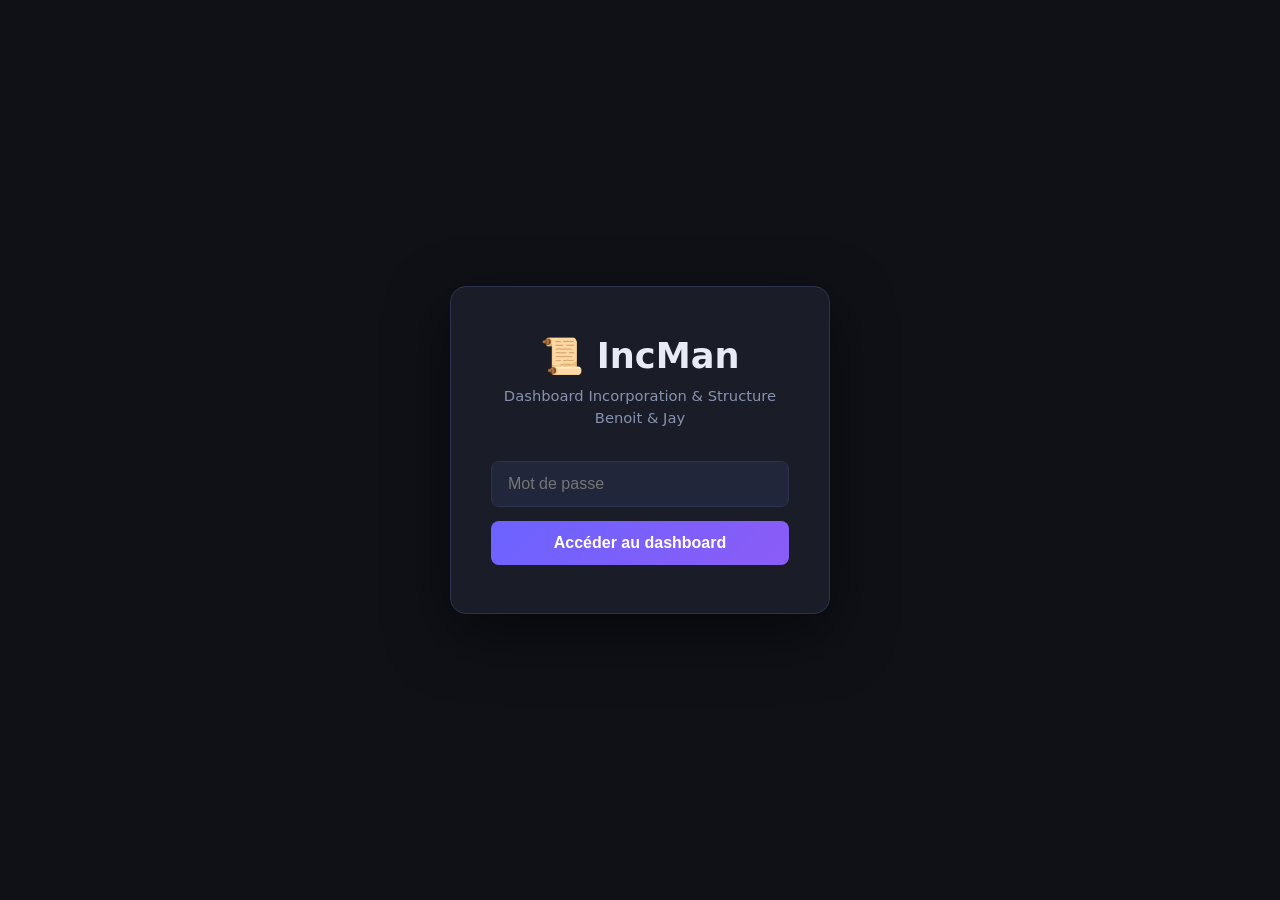
<file: index.html>
<!DOCTYPE html>
<html lang="fr">
<head>
<meta charset="UTF-8"/>
<meta name="viewport" content="width=device-width,initial-scale=1.0"/>
<title>IncMan Dashboard</title>
<link rel="stylesheet" href="style.css?v=17"/>
</head>
<body>
<div id="login-screen">
  <div class="login-box">
    <h1>📜 IncMan</h1>
    <p>Dashboard Incorporation &amp; Structure<br/>Benoit &amp; Jay</p>
    <input type="password" id="pwd-input" placeholder="Mot de passe" onkeydown="if(event.key==='Enter')doLogin()"/>
    <button onclick="doLogin()">Accéder au dashboard</button>
    <div class="login-error" id="login-error">Mot de passe incorrect.</div>
  </div>
</div>

<div id="app">
  <header>
    <div class="logo">📜 IncMan</div>
    <nav>
      <button class="active" onclick="showPage('todo',this)">📋 Todo Board</button>
      <button onclick="showPage('timeline',this)">🗓️ Timeline</button>
      <button onclick="showPage('arch',this)">🏗️ Architecture</button>
      <button onclick="showPage('notes',this)">📝 Notes</button>
      <button onclick="showPage('subs',this)">💰 Subventions</button>
    </nav>
    <div class="progress-pill">Progression: <span id="progress-pct">0%</span></div>
  </header>
  <main>

    <!-- TODO -->
    <div class="page active" id="page-todo">
      <div class="page-header"><h1>📋 Todo Board</h1><p>Toutes les tâches classées par priorité — Benoit &amp; Jay</p></div>
      <div class="progress-overview">
        <div class="progress-stat"><div class="number" id="stat-total">0</div><div class="label">Total</div></div>
        <div class="progress-stat"><div class="number" id="stat-done">0</div><div class="label">Complétées</div></div>
        <div class="progress-stat"><div class="number" id="stat-remaining">0</div><div class="label">Restantes</div></div>
        <div class="progress-bar-wrap">
          <div class="progress-bar-label" id="bar-label">0 / 0 complétées</div>
          <div class="progress-bar-track"><div class="progress-bar-fill" id="progress-bar" style="width:0%"></div></div>
        </div>
      </div>
      <div class="toolbar">
        <select id="f-priority" onchange="renderTasks()"><option value="">Toutes priorités</option><option value="critical">🔴 Critique</option><option value="high">🟠 Important</option><option value="medium">🟡 À faire</option><option value="low">🔵 Backlog</option></select>
        <select id="f-cat" onchange="renderTasks()"><option value="">Toutes catégories</option><option value="legal">Structure légale</option><option value="fiscal">Fiscal</option><option value="offre">Offre services</option><option value="tech">Tech</option></select>
        <select id="f-who" onchange="renderTasks()"><option value="">Tous</option><option value="benoit">Benoit</option><option value="jay">Jay</option><option value="both">Les deux</option></select>
        <select id="f-phase" onchange="renderTasks()"><option value="">Toutes phases</option><option value="1">Phase 1 (avant juin)</option><option value="2">Phase 2 (après juin)</option></select>
        <button class="btn-primary" onclick="openAddModal()">+ Ajouter une tâche</button>
        <button class="btn-secondary" onclick="resetTasks()" style="margin-left:8px;font-size:0.75rem;padding:6px 12px;background:rgba(255,77,77,0.1);border:1px solid rgba(255,77,77,0.3);color:#ff8080;border-radius:8px;cursor:pointer;">🔄 Reset tâches</button>
      </div>
      <div id="tasks-container"></div>
    </div>

    <!-- TIMELINE -->
    <div class="page" id="page-timeline">
      <div class="page-header"><h1>🗓️ Timeline</h1><p>Mars 2026 → Décembre 2026 — Graduation proportionnelle au temps réel</p></div>

      <div class="tl-ruler">
        <!-- MARS -->
        <div class="tl-month" id="tl-mars">
          <div class="tl-month-label"><span>MARS</span><span class="tl-month-phase">PHASE 1</span></div>
          <div class="tl-month-track">
            <div class="tl-event tl-done">
              <div class="tl-event-dot"></div>
              <div class="tl-event-card">
                <div class="tl-event-date">6 mars</div>
                <div class="tl-event-title">✅ Planification lancée</div>
                <div class="tl-event-desc">Structure 3 compagnies décidée. Dashboard déployé.</div>
              </div>
            </div>
            <div class="tl-event tl-critical">
              <div class="tl-event-dot"></div>
              <div class="tl-event-card">
                <div class="tl-event-date">~10 mars</div>
                <div class="tl-event-title">⚠️ Lire convention DVOLU <span class="tl-tag tl-tag-red">BLOCKER</span></div>
                <div class="tl-event-desc">Non-concurrence, non-sollicitation, clauses IP.</div>
              </div>
            </div>
            <div class="tl-event">
              <div class="tl-event-dot"></div>
              <div class="tl-event-card">
                <div class="tl-event-date">~15-20 mars</div>
                <div class="tl-event-title">📞 Rencontrer un CPA</div>
                <div class="tl-event-desc">Planification fiscale, structure, rémunération année 1.</div>
              </div>
            </div>
            <div class="tl-event">
              <div class="tl-event-dot"></div>
              <div class="tl-event-card">
                <div class="tl-event-date">~25 mars</div>
                <div class="tl-event-title">🏛️ Décider LSAQ vs LCSA</div>
                <div class="tl-event-desc">Trouver notaire ou avocat corporatif.</div>
              </div>
            </div>
          </div>
        </div>

        <!-- AVRIL -->
        <div class="tl-month" id="tl-avril">
          <div class="tl-month-label"><span>AVRIL</span></div>
          <div class="tl-month-track">
            <div class="tl-event">
              <div class="tl-event-dot"></div>
              <div class="tl-event-card">
                <div class="tl-event-date">~1er avril</div>
                <div class="tl-event-title">🔍 Vérifier structure Jay Opco</div>
                <div class="tl-event-desc">Compatibilité plan 50/50.</div>
              </div>
            </div>
            <div class="tl-event tl-milestone">
              <div class="tl-event-dot"></div>
              <div class="tl-event-card">
                <div class="tl-event-date">~15 avril</div>
                <div class="tl-event-title">🏢 Incorporer Benoit Opco <span class="tl-tag tl-tag-blue">KEY</span></div>
                <div class="tl-event-desc">Incorporation + compte bancaire business.</div>
              </div>
            </div>
            <div class="tl-event">
              <div class="tl-event-dot"></div>
              <div class="tl-event-card">
                <div class="tl-event-date">~15-20 avril</div>
                <div class="tl-event-title">💼 Définir offre de services + taux</div>
                <div class="tl-event-desc">Offre solo + conjointe. Taux journaliers.</div>
              </div>
            </div>
          </div>
        </div>

        <!-- MAI -->
        <div class="tl-month" id="tl-mai">
          <div class="tl-month-label"><span>MAI</span></div>
          <div class="tl-month-track">
            <div class="tl-event tl-milestone">
              <div class="tl-event-dot"></div>
              <div class="tl-event-card">
                <div class="tl-event-date">~1er mai</div>
                <div class="tl-event-title">🤝 Incorporer Cie Commune <span class="tl-tag tl-tag-blue">KEY</span></div>
                <div class="tl-event-desc">50/50 Benoit Opco + Jay Opco.</div>
              </div>
            </div>
            <div class="tl-event">
              <div class="tl-event-dot"></div>
              <div class="tl-event-card">
                <div class="tl-event-date">~1-15 mai</div>
                <div class="tl-event-title">📄 Convention d'actionnaires signée</div>
                <div class="tl-event-desc">Shotgun, drag-along, tag-along, IP, vesting.</div>
              </div>
            </div>
            <div class="tl-event">
              <div class="tl-event-dot"></div>
              <div class="tl-event-card">
                <div class="tl-event-date">~15 mai</div>
                <div class="tl-event-title">🏦 Comptes bancaires x3 + TPS/TVQ</div>
                <div class="tl-event-desc">Inscription taxes si revenus &gt; 30K$.</div>
              </div>
            </div>
            <div class="tl-event">
              <div class="tl-event-dot"></div>
              <div class="tl-event-card">
                <div class="tl-event-date">~20 mai</div>
                <div class="tl-event-title">🌐 Site internet + emails pro</div>
                <div class="tl-event-desc">Landing page + prenom@compagnie.com.</div>
              </div>
            </div>
            <div class="tl-event">
              <div class="tl-event-dot"></div>
              <div class="tl-event-card">
                <div class="tl-event-date">~25 mai</div>
                <div class="tl-event-title">🎯 3-5 premiers prospects identifiés</div>
                <div class="tl-event-desc">Réseau DVOLU + clients Jay.</div>
              </div>
            </div>
            <div class="tl-event tl-milestone">
              <div class="tl-event-dot"></div>
              <div class="tl-event-card">
                <div class="tl-event-date">~31 mai</div>
                <div class="tl-event-title">🖥️ Contexo v1 fonctionnel <span class="tl-tag tl-tag-green">MILESTONE</span></div>
                <div class="tl-event-desc">Pipeline: Capture → Core → KB → MCP.</div>
              </div>
            </div>
          </div>
        </div>

        <!-- JUIN — SEPARATOR -->
        <div class="tl-month tl-month-pivot" id="tl-juin">
          <div class="tl-month-label"><span>JUIN</span><span class="tl-month-phase">PHASE 2</span></div>
          <div class="tl-pivot-banner">🚀 BENOIT TEMPS PLEIN</div>
          <div class="tl-month-track">
            <div class="tl-event tl-milestone">
              <div class="tl-event-dot"></div>
              <div class="tl-event-card">
                <div class="tl-event-date">1er juin</div>
                <div class="tl-event-title">🚀 Benoit temps plein <span class="tl-tag tl-tag-green">MILESTONE</span></div>
                <div class="tl-event-desc">Départ DVOLU. Début temps plein.</div>
              </div>
            </div>
            <div class="tl-event">
              <div class="tl-event-dot"></div>
              <div class="tl-event-card">
                <div class="tl-event-date">~15 juin</div>
                <div class="tl-event-title">✍️ Premiers contrats signés</div>
                <div class="tl-event-desc">Via opcos individuelles. PME industrielles QC.</div>
              </div>
            </div>
          </div>
        </div>

        <!-- JUILLET -->
        <div class="tl-month" id="tl-juillet">
          <div class="tl-month-label"><span>JUILLET</span></div>
          <div class="tl-month-track">
            <div class="tl-event">
              <div class="tl-event-dot"></div>
              <div class="tl-event-card">
                <div class="tl-event-date">~1er juillet</div>
                <div class="tl-event-title">🤝 Premier projet conjoint</div>
                <div class="tl-event-desc">Facturé sous cie commune.</div>
              </div>
            </div>
            <div class="tl-event tl-span">
              <div class="tl-event-dot"></div>
              <div class="tl-event-card">
                <div class="tl-event-date">juil–août</div>
                <div class="tl-event-title">🏭 Dog-food Contexo sur clients réels</div>
                <div class="tl-event-desc">Valider le produit sur vrais projets.</div>
              </div>
            </div>
          </div>
        </div>

        <!-- AOÛT -->
        <div class="tl-month" id="tl-aout">
          <div class="tl-month-label"><span>AOÛT</span></div>
          <div class="tl-month-track">
            <div class="tl-event">
              <div class="tl-event-dot"></div>
              <div class="tl-event-card">
                <div class="tl-event-date">~15 août</div>
                <div class="tl-event-title">📈 Première facture Cie Commune</div>
                <div class="tl-event-desc">Premier revenu sous la structure conjointe.</div>
              </div>
            </div>
          </div>
        </div>

        <!-- SEPTEMBRE -->
        <div class="tl-month" id="tl-sept">
          <div class="tl-month-label"><span>SEPT</span></div>
          <div class="tl-month-track">
            <div class="tl-event">
              <div class="tl-event-dot"></div>
              <div class="tl-event-card">
                <div class="tl-event-date">~1er sept</div>
                <div class="tl-event-title">💰 Optimiser rémunération</div>
                <div class="tl-event-desc">Salaire vs dividendes avec CPA.</div>
              </div>
            </div>
            <div class="tl-event tl-milestone">
              <div class="tl-event-dot"></div>
              <div class="tl-event-card">
                <div class="tl-event-date">~15 sept</div>
                <div class="tl-event-title">🧪 Beta Contexo <span class="tl-tag tl-tag-green">MILESTONE</span></div>
                <div class="tl-event-desc">Beta ouverte au réseau de contacts élargi.</div>
              </div>
            </div>
          </div>
        </div>

        <!-- OCTOBRE -->
        <div class="tl-month" id="tl-oct">
          <div class="tl-month-label"><span>OCT</span></div>
          <div class="tl-month-track">
            <div class="tl-event">
              <div class="tl-event-dot"></div>
              <div class="tl-event-card">
                <div class="tl-event-date">~1er oct</div>
                <div class="tl-event-title">🔬 Dossier RS&amp;DE</div>
                <div class="tl-event-desc">Crédits R&amp;D AI/SaaS (NLP, voice, algorithmes).</div>
              </div>
            </div>
          </div>
        </div>

        <!-- NOVEMBRE -->
        <div class="tl-month" id="tl-nov">
          <div class="tl-month-label"><span>NOV</span></div>
          <div class="tl-month-track">
            <div class="tl-event tl-milestone">
              <div class="tl-event-dot"></div>
              <div class="tl-event-card">
                <div class="tl-event-date">~15 nov</div>
                <div class="tl-event-title">🌍 Lancement international Contexo <span class="tl-tag tl-tag-green">MILESTONE</span></div>
                <div class="tl-event-desc">contexo.app — lancement public.</div>
              </div>
            </div>
          </div>
        </div>

        <!-- DÉCEMBRE -->
        <div class="tl-month" id="tl-dec">
          <div class="tl-month-label"><span>DÉC</span></div>
          <div class="tl-month-track">
            <div class="tl-event">
              <div class="tl-event-dot"></div>
              <div class="tl-event-card">
                <div class="tl-event-date">~15 déc</div>
                <div class="tl-event-title">📊 Révision fiscale année 1</div>
                <div class="tl-event-desc">Bilan avec CPA. Ajuster pour année 2.</div>
              </div>
            </div>
          </div>
        </div>
      </div>
    </div>

    <!-- ARCHITECTURE -->
    <div class="page" id="page-arch">
      <div class="page-header"><h1>🏗️ Architecture Fiscale</h1><p>Structure des 3 compagnies — mise à jour au fur et à mesure</p></div>
      <div class="arch-note">⚠️ <strong>Structure temporaire</strong> — À confirmer avec un notaire/avocat et un CPA avant de procéder.</div>
      <div class="arch-diagram">
        <img src="architecture.svg" alt="Structure fiscale — 3 compagnies" style="max-width:100%;height:auto;"/>
      </div>
      <div class="arch-notes-section">
        <h3>📝 Notes sur la structure</h3>
        <textarea id="arch-notes" placeholder="Ajouter des notes sur la structure fiscale, décisions, questions en suspens..."></textarea>
        <br/><button class="save-btn" onclick="saveNote('arch-notes','arch-saved')">Sauvegarder</button>
        <span class="saved-flash" id="arch-saved">✓ Sauvegardé</span>
      </div>
    </div>

    <!-- NOTES -->
    <div class="page" id="page-notes">
      <div class="page-header"><h1>📝 Notes partagées</h1><p>Décisions, questions ouvertes, contacts — Benoit &amp; Jay</p></div>
      <div class="notes-grid">
        <div class="notes-card">
          <h3>✅ Décisions prises</h3>
          <textarea id="note-decisions" placeholder="Ex: Structure 3 compagnies confirmée le 2026-03-06...">Structure 3 compagnies confirmée (2026-03-06):
- Benoit Opco (à créer) — consulting solo
- Jay Opco (existante) — consulting solo
- Cie Commune 50/50 — SaaS + projets conjoints

Priorité go-to-market: consulting QC d'abord, Contexo SaaS ensuite.</textarea>
          <br/><button class="notes-save" onclick="saveNote('note-decisions','saved-decisions')">Sauvegarder</button>
          <span class="saved-flash" id="saved-decisions">✓</span>
        </div>
        <div class="notes-card">
          <h3>❓ Questions ouvertes</h3>
          <textarea id="note-questions" placeholder="Ex: LSAQ vs LCSA pour Benoit Opco?">- LSAQ vs LCSA pour Benoit Opco?
- Répartition actions: 50/50 ferme ou vesting?
- Rémunération année 1: salaire vs dividendes vs mix?
- Timing: incorporer avant ou après départ DVOLU?
- Transfert IP projets existants vers nouvelle cie?
- Assurances: responsabilité, E&O?
- Holdco personnelle au-dessus des opcos?</textarea>
          <br/><button class="notes-save" onclick="saveNote('note-questions','saved-questions')">Sauvegarder</button>
          <span class="saved-flash" id="saved-questions">✓</span>
        </div>
        <div class="notes-card">
          <h3>👤 Contacts professionnels</h3>
          <textarea id="note-contacts" placeholder="Notaire, CPA, avocat...">À trouver:
- Notaire / avocat corporatif (incorporation)
- CPA (planification fiscale, RS&DE)

Critères: expérience startup tech QC, bilingue si possible</textarea>
          <br/><button class="notes-save" onclick="saveNote('note-contacts','saved-contacts')">Sauvegarder</button>
          <span class="saved-flash" id="saved-contacts">✓</span>
        </div>
        <div class="notes-card">
          <h3>📋 Convention DVOLU — À analyser</h3>
          <textarea id="note-dvolu" placeholder="Notes après lecture de la convention DVOLU...">À lire et noter:
- Durée clause non-concurrence
- Territoire couvert
- Secteurs exclus
- Clause non-sollicitation (clients + employés)
- Assignation IP (ce que Benoit a créé = à qui?)
- Date effective de libération</textarea>
          <br/><button class="notes-save" onclick="saveNote('note-dvolu','saved-dvolu')">Sauvegarder</button>
          <span class="saved-flash" id="saved-dvolu">✓</span>
        </div>
      </div>
    </div>

    <!-- SUBVENTIONS -->
    <div class="page" id="page-subs">
      <div class="page-header"><h1>💰 Subventions &amp; Financement</h1><p>Guide complet des programmes disponibles pour startup AI/Tech — Benoit &amp; Jay</p></div>
      
      <!-- RÉSUMÉ EXÉCUTIF -->
      <div class="subs-executive-summary">
        <div class="exec-banner">
          <div class="exec-highlight">
            <span class="exec-amount">Jusqu'à 155K$/an</span>
            <span class="exec-label">de retour potentiel</span>
          </div>
          <div class="exec-model">
            <strong>Modèle 50/50:</strong> 50% R&amp;D subventionnable + 50% facturable
          </div>
        </div>
        <div class="exec-stats">
          <div class="exec-stat">
            <div class="stat-amount">75K$</div>
            <div class="stat-label">PARI (75% R&amp;D)</div>
          </div>
          <div class="exec-stat">
            <div class="stat-amount">50K$</div>
            <div class="stat-label">RS&amp;DE (~50%)</div>
          </div>
          <div class="exec-stat">
            <div class="stat-amount">30K$</div>
            <div class="stat-label">CDAEIA (30%)</div>
          </div>
        </div>
      </div>

      <!-- COMPRENDRE: Remboursable vs Non -->
      <div class="subs-section">
        <h2>💡 Remboursable vs Non remboursable</h2>
        <div class="compare-boxes">
          <div class="compare-box non-remb">
            <div class="big-icon">🎁</div>
            <h3>Non remboursable = cadeau</h3>
            <p>Tu reçois l'argent et tu ne le remets <strong>jamais</strong>. C'est une subvention pure. Exemples: PARI-CNRC, Scale AI, certains programmes MEIE.</p>
          </div>
          <div class="compare-box remb">
            <div class="big-icon">🔄</div>
            <h3>Remboursable = prêt avantageux</h3>
            <p>Tu reçois l'argent mais tu dois le <strong>rembourser</strong> (souvent à taux 0% ou préférentiel). Exemples: Futurpreneur, BDC.</p>
          </div>
        </div>
        <div class="compare-note">
          <strong>🧾 Crédits d'impôt (RS&DE, CDAE):</strong> Remboursement de taxes basé sur tes dépenses R&D. Pour une SPCC, ils sont remboursables même sans profits.
        </div>
      </div>

      <!-- MODÈLE 50/50 -->
      <div class="subs-section">
        <h2>📊 Simulation Modèle 50/50 — Année 1</h2>
        <div class="simulation-table">
          <table class="priority-table">
            <thead>
              <tr>
                <th>Programme</th>
                <th>Base de calcul</th>
                <th>Retour estimé</th>
                <th>Type</th>
              </tr>
            </thead>
            <tbody>
              <tr>
                <td><strong>RS&DE</strong> (fédéral + QC)</td>
                <td>~50% des 100K$ R&D</td>
                <td class="amount-cell">~50 000$</td>
                <td><span class="badge badge-yellow">Crédit remboursable</span></td>
              </tr>
              <tr>
                <td><strong>CDAEIA</strong></td>
                <td>~30% des salaires dev</td>
                <td class="amount-cell">~30 000$</td>
                <td><span class="badge badge-yellow">Crédit remboursable</span></td>
              </tr>
              <tr>
                <td><strong>PARI-CNRC</strong> (si approuvé)</td>
                <td>~75% des salaires R&D</td>
                <td class="amount-cell">~75 000$</td>
                <td><span class="badge badge-green">Non remboursable</span></td>
              </tr>
              <tr class="total-row">
                <td><strong>TOTAL POTENTIEL</strong></td>
                <td></td>
                <td class="amount-cell total">~155 000$ ⚡</td>
                <td><span class="badge badge-red">⚠️ Ne se cumulent pas tous</span></td>
              </tr>
            </tbody>
          </table>
        </div>
        
        <div class="documentation-card">
          <h3>📝 Documentation requise pour le 50% R&D</h3>
          <ul class="doc-list">
            <li>✅ <strong>Timesheets séparées</strong> — heures R&D vs heures facturables (dès le jour 1!)</li>
            <li>✅ <strong>Journal technique</strong> — incertitudes, expérimentations, résultats</li>
            <li>✅ <strong>Commits Git</strong> — descriptions claires = preuve technique gratuite</li>
            <li>✅ <strong>Séparation comptable</strong> — dépenses R&D vs opérations courantes</li>
          </ul>
        </div>
      </div>

      <!-- PROGRAMMES PAR TYPE -->
      <div class="subs-section">
        <h2>🟢 Programmes Non remboursables</h2>
        <div class="programs-grid">
          <div class="program-card priority">
            <div class="program-header">
              <h3>PARI-CNRC</h3>
              <span class="program-amount">~75%</span>
            </div>
            <div class="program-org">Conseil national de recherches Canada</div>
            <p class="program-desc">Le <strong>#1 pour vous</strong>. Finance les salaires R&D + accompagnement technique par un CTI dédié.</p>
            <div class="program-contact"><strong>📞 1-877-994-4727</strong> — Processus relationnel</div>
            <div class="program-tags">
              <span class="tag green">Non remboursable</span>
              <span class="tag blue">PME innovantes</span>
              <span class="tag priority">⭐ Priorité #1</span>
            </div>
          </div>

          <div class="program-card priority">
            <div class="program-header">
              <h3>CanExport PME</h3>
              <span class="program-amount">100K$</span>
            </div>
            <div class="program-org">Délégués commerciaux du Canada</div>
            <p class="program-desc">Expansion internationale SaaS Contexo. 50% des coûts d'expansion commerciale internationale.</p>
            <div class="program-warning">⚠️ <strong>DEADLINE: 29 mai 2026!</strong></div>
            <div class="program-tags">
              <span class="tag green">Non remboursable</span>
              <span class="tag red">Deadline proche</span>
              <span class="tag priority">⭐ Haute priorité</span>
            </div>
            <a class="program-link" href="https://www.deleguescommerciaux.gc.ca/fr/nos-solutions/soutien-financier-expansion-commerciale-international/canexport-pme.html" target="_blank">🔗 Lien →</a>
          </div>

          <div class="program-card priority">
            <div class="program-header">
              <h3>Mitacs Accélération</h3>
              <span class="program-amount">15K$/stage</span>
            </div>
            <div class="program-org">Mitacs</div>
            <p class="program-desc">Stagiaires universitaires subventionnés pour R&D AI. 15K$ par stage (4-6 mois), 60K$/an postdocs.</p>
            <div class="program-tags">
              <span class="tag green">Non remboursable</span>
              <span class="tag blue">Stagiaires R&D</span>
              <span class="tag priority">⭐ Haute priorité</span>
            </div>
            <a class="program-link" href="https://www.mitacs.ca/fr-ca/nos-programmes/acceleration/" target="_blank">🔗 Lien →</a>
          </div>

          <div class="program-card priority">
            <div class="program-header">
              <h3>PARI-CNRC Youth Employment</h3>
              <span class="program-amount">~30K$</span>
            </div>
            <div class="program-org">CNRC (via PARI)</div>
            <p class="program-desc">Subvention salariale par jeune embauché. Réduire coûts d'embauche de jeunes en tech.</p>
            <div class="program-tags">
              <span class="tag green">Non remboursable</span>
              <span class="tag blue">Jeunes employés</span>
              <span class="tag priority">⭐ Haute priorité</span>
            </div>
            <a class="program-link" href="https://nrc.canada.ca/fr/soutien-linnovation-technologique" target="_blank">🔗 Lien →</a>
          </div>

          <div class="program-card">
            <div class="program-header">
              <h3>Scale AI — Accélération</h3>
              <span class="program-amount">120K$+</span>
            </div>
            <div class="program-org">Supergrappe d'IA du Canada</div>
            <p class="program-desc">Subventions pour startups et PME en IA. Accompagnement via incubateurs partenaires.</p>
            <div class="program-tags">
              <span class="tag green">Non remboursable</span>
              <span class="tag blue">Startups IA</span>
            </div>
          </div>

          <div class="program-card">
            <div class="program-header">
              <h3>Programme Innovation MEIE</h3>
              <span class="program-amount">75K$</span>
            </div>
            <div class="program-org">Investissement Québec</div>
            <p class="program-desc">Aide non remboursable pour développement et validation de technologie. Jusqu'à 60% du projet.</p>
            <div class="program-tags">
              <span class="tag green">Non remboursable</span>
              <span class="tag">Max 60%</span>
            </div>
          </div>
        </div>
      </div>

      <div class="subs-section">
        <h2>🟡 Crédits d'impôt</h2>
        <div class="programs-grid">
          <div class="program-card priority">
            <div class="program-header">
              <h3>RS&DE — Fédéral + Québec</h3>
              <span class="program-amount">~50%</span>
            </div>
            <div class="program-org">ARC + Revenu Québec</div>
            <p class="program-desc">Le programme phare. Récupérez ~50% de vos dépenses en R&D. <strong>Remboursable</strong> pour les SPCC.</p>
            <div class="program-highlight">💡 Tu travailles déjà avec Leyton pour ça!</div>
            <div class="program-tags">
              <span class="tag yellow">Crédit remboursable</span>
              <span class="tag priority">⭐ Priorité #1</span>
            </div>
          </div>

          <div class="program-card priority">
            <div class="program-header">
              <h3>Crédit d'impôt stage en milieu de travail</h3>
              <span class="program-amount">24 000$</span>
            </div>
            <div class="program-org">Revenu Québec</div>
            <p class="program-desc">Jusqu'à 24 000$ par stagiaire ETS, Poly, universités en dev logiciel (min 140h). Automatique via déclaration.</p>
            <div class="program-tags">
              <span class="tag yellow">Crédit remboursable</span>
              <span class="tag blue">Stagiaires</span>
              <span class="tag priority">⭐ Haute priorité</span>
            </div>
            <a class="program-link" href="https://www.revenuquebec.ca/fr/entreprises/impots/impot-des-societes/credits-dimpot-des-societes/credits-auxquels-une-societe-peut-avoir-droit/credit-dimpot-stage-en-milieu-de-travail-etudiant-temps-plein/" target="_blank">🔗 Lien →</a>
          </div>

          <div class="program-card warning">
            <div class="program-header">
              <h3>CDAEIA (ex-CDAE)</h3>
              <span class="program-amount">25K$/emp.</span>
            </div>
            <div class="program-org">Revenu Québec / Investissement QC</div>
            <p class="program-desc">24% remboursable + 6% non remboursable sur salaires dev logiciel/IA.</p>
            <div class="program-warning">⚠️ ATTESTATION IQ REQUISE AVANT DE COMMENCER!</div>
            <div class="program-tags">
              <span class="tag yellow">Crédit remboursable</span>
              <span class="tag red">Attestation préalable</span>
            </div>
          </div>
        </div>
      </div>

      <div class="subs-section">
        <h2>🟠 Prêts & remboursables</h2>
        <div class="programs-grid">
          <div class="program-card">
            <div class="program-header">
              <h3>Futurpreneur Canada</h3>
              <span class="program-amount">60K$</span>
            </div>
            <div class="program-org">Futurpreneur</div>
            <p class="program-desc">Prêt + mentorat pour entrepreneurs 18-39 ans. Remboursable sur 5 ans.</p>
            <div class="program-tags">
              <span class="tag orange">Remboursable</span>
              <span class="tag red">⚠️ 18-39 ans</span>
            </div>
          </div>

          <div class="program-card">
            <div class="program-header">
              <h3>BDC — Prêts technologie</h3>
              <span class="program-amount">Variable</span>
            </div>
            <div class="program-org">Banque de développement du Canada</div>
            <p class="program-desc">Prêts à taux préférentiels pour développement de solutions technologiques.</p>
            <div class="program-tags">
              <span class="tag orange">Remboursable</span>
              <span class="tag blue">Taux préférentiel</span>
            </div>
          </div>
        </div>
      </div>

      <div class="subs-section">
        <h2>🤝 Programmes collaboratifs</h2>
        <div class="programs-grid">
          <div class="program-card priority">
            <div class="program-header">
              <h3>Alliance Advantage (CRSNG)</h3>
              <span class="program-amount">20-30K$</span>
            </div>
            <div class="program-org">CRSNG (Conseil de recherches en sciences naturelles et en génie)</div>
            <p class="program-desc">R&D collaborative avec universités en AI/NLP. Participation 50/50 industrie-université.</p>
            <div class="program-tags">
              <span class="tag green">Non remboursable</span>
              <span class="tag blue">Recherche collaborative</span>
              <span class="tag priority">⭐ Haute priorité</span>
            </div>
            <a class="program-link" href="https://www.nserc-crsng.gc.ca/innovate-innover/alliance-alliance/index_eng.asp" target="_blank">🔗 Lien →</a>
          </div>
        </div>
      </div>

      <!-- À SURVEILLER -->
      <div class="subs-section">
        <h2>📡 À surveiller</h2>
        <div class="programs-grid">
          <div class="program-card">
            <div class="program-header">
              <h3>Fonds d'accès IA Calcul (ISDE)</h3>
              <span class="program-amount">100K$ - 5M$</span>
            </div>
            <div class="program-org">Innovation, Sciences et Développement économique Canada</div>
            <p class="program-desc">Jusqu'à 67% des coûts pour accès à des capacités de calcul pour IA.</p>
            <div class="program-warning">⚠️ <strong>Actuellement FERMÉ</strong> - surveiller prochains appels</div>
            <div class="program-tags">
              <span class="tag gray">Variable</span>
              <span class="tag red">Fermé</span>
            </div>
            <a class="program-link" href="https://ised-isde.canada.ca/site/isde/fr/strategie-canada-puissance-calcul-souveraine-pour-lia/fonds-dacces-capacite-calcul-pour-lia" target="_blank">🔗 Lien →</a>
          </div>

          <div class="program-card">
            <div class="program-header">
              <h3>Centech Propulsion</h3>
              <span class="program-amount">GRATUIT</span>
            </div>
            <div class="program-org">Incubateur technologique - École de technologie supérieure</div>
            <p class="program-desc">Accompagnement GRATUIT 12 semaines + accès financement exclusif pour startups tech Montréal.</p>
            <div class="program-tags">
              <span class="tag blue">Incubateur</span>
              <span class="tag green">Montréal</span>
            </div>
            <a class="program-link" href="https://centech.co/programme-propulsion/" target="_blank">🔗 Lien →</a>
          </div>

          <div class="program-card">
            <div class="program-header">
              <h3>CanExport Innovation</h3>
              <span class="program-amount">75K$</span>
            </div>
            <div class="program-org">Délégués commerciaux du Canada</div>
            <p class="program-desc">Jusqu'à 75% des coûts pour partenariats technologiques internationaux.</p>
            <div class="program-tags">
              <span class="tag green">Non remboursable</span>
              <span class="tag blue">Partenariats internationaux</span>
            </div>
            <a class="program-link" href="https://www.deleguescommerciaux.gc.ca/fr/nos-solutions/soutien-financier-expansion-commerciale-international/canexport-innovation/guide-demandeur.html" target="_blank">🔗 Lien →</a>
          </div>

          <div class="program-card">
            <div class="program-header">
              <h3>Subventions salariales Services Québec</h3>
              <span class="program-amount">Variable</span>
            </div>
            <div class="program-org">Services Québec</div>
            <p class="program-desc">Subventions pour embauche de personnes en recherche d'emploi. Montants variables selon profils.</p>
            <div class="program-tags">
              <span class="tag green">Non remboursable</span>
              <span class="tag blue">Embauche</span>
            </div>
            <a class="program-link" href="https://www.quebec.ca/emploi/aide-financiere/subventions-salariales" target="_blank">🔗 Lien →</a>
          </div>
        </div>
      </div>

      <!-- PRIORITÉS -->
      <div class="subs-section">
        <h2>🎯 Ordre de priorité pour vous</h2>
        <div class="priorities-table">
          <table class="priority-table">
            <thead>
              <tr>
                <th>#</th>
                <th>Programme</th>
                <th>Type</th>
                <th>Montant potentiel</th>
                <th>Quand</th>
                <th>Effort</th>
              </tr>
            </thead>
            <tbody>
              <tr>
                <td><span class="priority-num p1">1</span></td>
                <td><strong>CanExport PME</strong></td>
                <td><span class="badge badge-green">Non remboursable</span></td>
                <td>Jusqu'à 100K$ (50% coûts)</td>
                <td>⚠️ DEADLINE 29 mai 2026!</td>
                <td>🔥 URGENT — demande maintenant</td>
              </tr>
              <tr>
                <td><span class="priority-num p1">2</span></td>
                <td><strong>PARI-CNRC</strong></td>
                <td><span class="badge badge-green">Non remboursable</span></td>
                <td>75% des salaires R&D</td>
                <td>Dès l'incorporation</td>
                <td>⭐ Facile — un appel</td>
              </tr>
              <tr>
                <td><span class="priority-num p1">3</span></td>
                <td><strong>RS&DE</strong> (via Leyton)</td>
                <td><span class="badge badge-yellow">Crédit remboursable</span></td>
                <td>~50% des dépenses R&D</td>
                <td>Dès le jour 1</td>
                <td>⭐ Leyton s'en occupe</td>
              </tr>
              <tr>
                <td><span class="priority-num p1">4</span></td>
                <td><strong>Mitacs Accélération</strong></td>
                <td><span class="badge badge-green">Non remboursable</span></td>
                <td>15K$ par stage (4-6 mois)</td>
                <td>Dès embauche stagiaires</td>
                <td>⭐ Facile — en continu</td>
              </tr>
              <tr>
                <td><span class="priority-num p1">5</span></td>
                <td><strong>Crédit stage QC</strong></td>
                <td><span class="badge badge-yellow">Crédit remboursable</span></td>
                <td>Jusqu'à 24K$ par stagiaire</td>
                <td>Via déclaration annuelle</td>
                <td>⭐ Automatique</td>
              </tr>
              <tr>
                <td><span class="priority-num p2">6</span></td>
                <td><strong>PARI Youth Employment</strong></td>
                <td><span class="badge badge-green">Non remboursable</span></td>
                <td>~30K$ par jeune embauché</td>
                <td>Lors d'embauche</td>
                <td>Moyen — demande PARI</td>
              </tr>
              <tr>
                <td><span class="priority-num p2">7</span></td>
                <td><strong>Alliance Advantage CRSNG</strong></td>
                <td><span class="badge badge-green">Non remboursable</span></td>
                <td>20-30K$ (50/50 univ.)</td>
                <td>Avec partenaire université</td>
                <td>Moyen — demande collaborative</td>
              </tr>
              <tr>
                <td><span class="priority-num p2">8</span></td>
                <td><strong>Scale AI</strong></td>
                <td><span class="badge badge-green">Non remboursable</span></td>
                <td>50-120K$</td>
                <td>Quand projet IA défini</td>
                <td>Moyen — demande à soumettre</td>
              </tr>
              <tr>
                <td><span class="priority-num p3">9</span></td>
                <td><strong>CDAEIA</strong></td>
                <td><span class="badge badge-yellow">Crédit remboursable</span></td>
                <td>30% des salaires dev</td>
                <td>⚠️ Attestation IQ AVANT!</td>
                <td>Complexe — attestation requise</td>
              </tr>
            </tbody>
          </table>
        </div>
      </div>

      <!-- FIRMES SPÉCIALISÉES -->
      <div class="subs-section">
        <h2>🏢 Firmes spécialisées</h2>
        
        <div class="firm-card featured">
          <div class="firm-header">
            <h3>⭐ Leyton Canada <span class="firm-badge">RECOMMANDÉ • Partenaire actuel</span></h3>
            <div class="firm-type">Spécialiste en financement de l'innovation — Montréal</div>
          </div>
          <div class="firm-services">
            <div class="service-item">→ RS&DE + CRIC (crédits d'impôt R&D) — fédéral et QC</div>
            <div class="service-item">→ CDAEIA (ex-CDAE, crédit affaires électroniques et IA)</div>
            <div class="service-item">→ Subventions gouvernementales (PARI, MEIE, DEC)</div>
            <div class="service-item">→ Success fee — tu paies seulement si approuvé</div>
          </div>
          <div class="firm-highlight">
            <strong>🎯 Pourquoi Leyton est le #1:</strong><br>
            ✅ Benoit travaille déjà avec eux chez DVOLU<br>
            ✅ RS&DE + subventions → un seul interlocuteur<br>
            ✅ Meeting jeudi 20 mars — opportunité de pitcher la nouvelle cie
          </div>
        </div>

        <div class="other-firms">
          <div class="other-firm">
            <strong>Ayming Canada</strong> — Premier cabinet national, 40+ ans d'expertise
          </div>
          <div class="other-firm">
            <strong>Ryan Canada</strong> — funding.ryan.com, consultation gratuite
          </div>
          <div class="other-firm">
            <strong>Baseline Québec</strong> — Spécialistes projets IA
          </div>
        </div>
      </div>

      <!-- MEETING LEYTON -->
      <div class="subs-section">
        <h2>📋 Meeting Leyton — Jeudi 20 mars</h2>
        <div class="meeting-prep">
          <div class="questions-card">
            <h3>🎯 Questions à poser</h3>
            <ol class="questions-list">
              <li><strong>Modèle 50/50:</strong> Comment structurer pour maximiser RS&DE + CRIC + CDAEIA?</li>
              <li><strong>Subventions directes:</strong> Faites-vous aussi PARI, MEIE, Scale AI?</li>
              <li><strong>Structure 3 cies:</strong> Dans quelle entité mettre la R&D?</li>
              <li><strong>Seuil RS&DE:</strong> Le 35% s'applique sur 3M$ ou 6M$?</li>
              <li><strong>CDAEIA timing:</strong> Délai pour obtenir l'attestation IQ?</li>
              <li><strong>Nouvelle cie:</strong> Pouvez-vous nous accompagner dès le démarrage?</li>
              <li><strong>Cumul:</strong> Comment optimiser les cumuls sans double-dipping?</li>
            </ol>
          </div>
          <div class="documents-card">
            <h3>📁 Documents à préparer</h3>
            <ul class="documents-list">
              <li>📄 Description Contexo (AI Context Engine, SaaS, NLP/voice)</li>
              <li>👥 CV des fondateurs</li>
              <li>🏗️ Structure 2 opcos + 1 cie commune 50/50</li>
              <li>📊 Modèle 50% R&D + 50% facturable</li>
              <li>🗓️ Timeline incorporation été 2026</li>
            </ul>
          </div>
        </div>
      </div>

      <!-- NEXT STEPS -->
      <div class="subs-section">
        <h2>🚀 Next Steps — Plan d'action</h2>
        <div class="steps-container">
          <div class="step-item urgent">
            <span class="step-num">1</span>
            <div class="step-content">
              <h4>🔥 URGENT: CanExport PME — DEADLINE 29 mai 2026!</h4>
              <p>Préparer dossier expansion internationale SaaS Contexo. Jusqu'à 100K$ (50% des coûts). <strong>SEULEMENT 2 MOIS!</strong></p>
            </div>
          </div>

          <div class="step-item">
            <span class="step-num">2</span>
            <div class="step-content">
              <h4>📅 Meeting Leyton — Jeudi 20 mars</h4>
              <p>Pitcher la nouvelle compagnie. Poser les 7 questions. Confirmer accompagnement.</p>
            </div>
          </div>

          <div class="step-item">
            <span class="step-num">3</span>
            <div class="step-content">
              <h4>📞 Appeler PARI-CNRC: 1-877-994-4727</h4>
              <p>Demander un CTI. C'est relationnel, pas de formulaire. Préparer description projets innovants.</p>
            </div>
          </div>

          <div class="step-item">
            <span class="step-num">4</span>
            <div class="step-content">
              <h4>📝 Commencer le journal de R&D</h4>
              <p>Documenter travaux sur Contexo: incertitudes techniques, expérimentations, heures.</p>
            </div>
          </div>

          <div class="step-item">
            <span class="step-num">5</span>
            <div class="step-content">
              <h4>🔍 Estimation helloDarwin</h4>
              <p>Gratuit et rapide — vue d'ensemble des montants auxquels vous êtes admissibles.</p>
            </div>
          </div>

          <div class="step-item">
            <span class="step-num">6</span>
            <div class="step-content">
              <h4>👤 Vérifier âge Futurpreneur</h4>
              <p>Si ≤39 ans → prêt 60K$ + mentorat est une option facile.</p>
            </div>
          </div>

          <div class="step-item">
            <span class="step-num">7</span>
            <div class="step-content">
              <h4>⚠️ Lire convention DVOLU en premier!</h4>
              <p>Vérifier clauses non-concurrence et IP. Ça conditionne tout le reste.</p>
            </div>
          </div>
        </div>
      </div>

    </div>

  </main>
</div>

<!-- MODAL -->
<div class="modal-overlay" id="task-modal">
  <div class="modal">
    <h3 id="modal-title">Nouvelle tâche</h3>
    <div class="form-group"><label>Titre</label><input type="text" id="m-title" placeholder="Description de la tâche"/></div>
    <div class="form-group"><label>Priorité</label>
      <select id="m-priority">
        <option value="critical">🔴 Critique</option>
        <option value="high">🟠 Important</option>
        <option value="medium" selected>🟡 À faire</option>
        <option value="low">🔵 Backlog</option>
      </select>
    </div>
    <div class="form-group"><label>Catégorie</label>
      <select id="m-cat">
        <option value="legal">Structure légale</option>
        <option value="fiscal">Fiscal</option>
        <option value="offre">Offre services</option>
        <option value="tech">Tech</option>
      </select>
    </div>
    <div class="form-group"><label>Assigné à</label>
      <select id="m-who">
        <option value="both">Les deux</option>
        <option value="benoit">Benoit</option>
        <option value="jay">Jay</option>
      </select>
    </div>
    <div class="form-group"><label>Phase</label>
      <select id="m-phase">
        <option value="1">Phase 1 (avant juin)</option>
        <option value="2">Phase 2 (après juin)</option>
      </select>
    </div>
    <div class="form-group"><label>Notes (optionnel)</label><textarea id="m-notes" placeholder="Détails supplémentaires..."></textarea></div>
    <div class="modal-actions">
      <button class="btn-secondary" onclick="closeModal()">Annuler</button>
      <button class="btn-save" onclick="saveTask()">Sauvegarder</button>
    </div>
  </div>
</div>

<script src="app.js?v=17"></script>
</body>
</html>
</file>
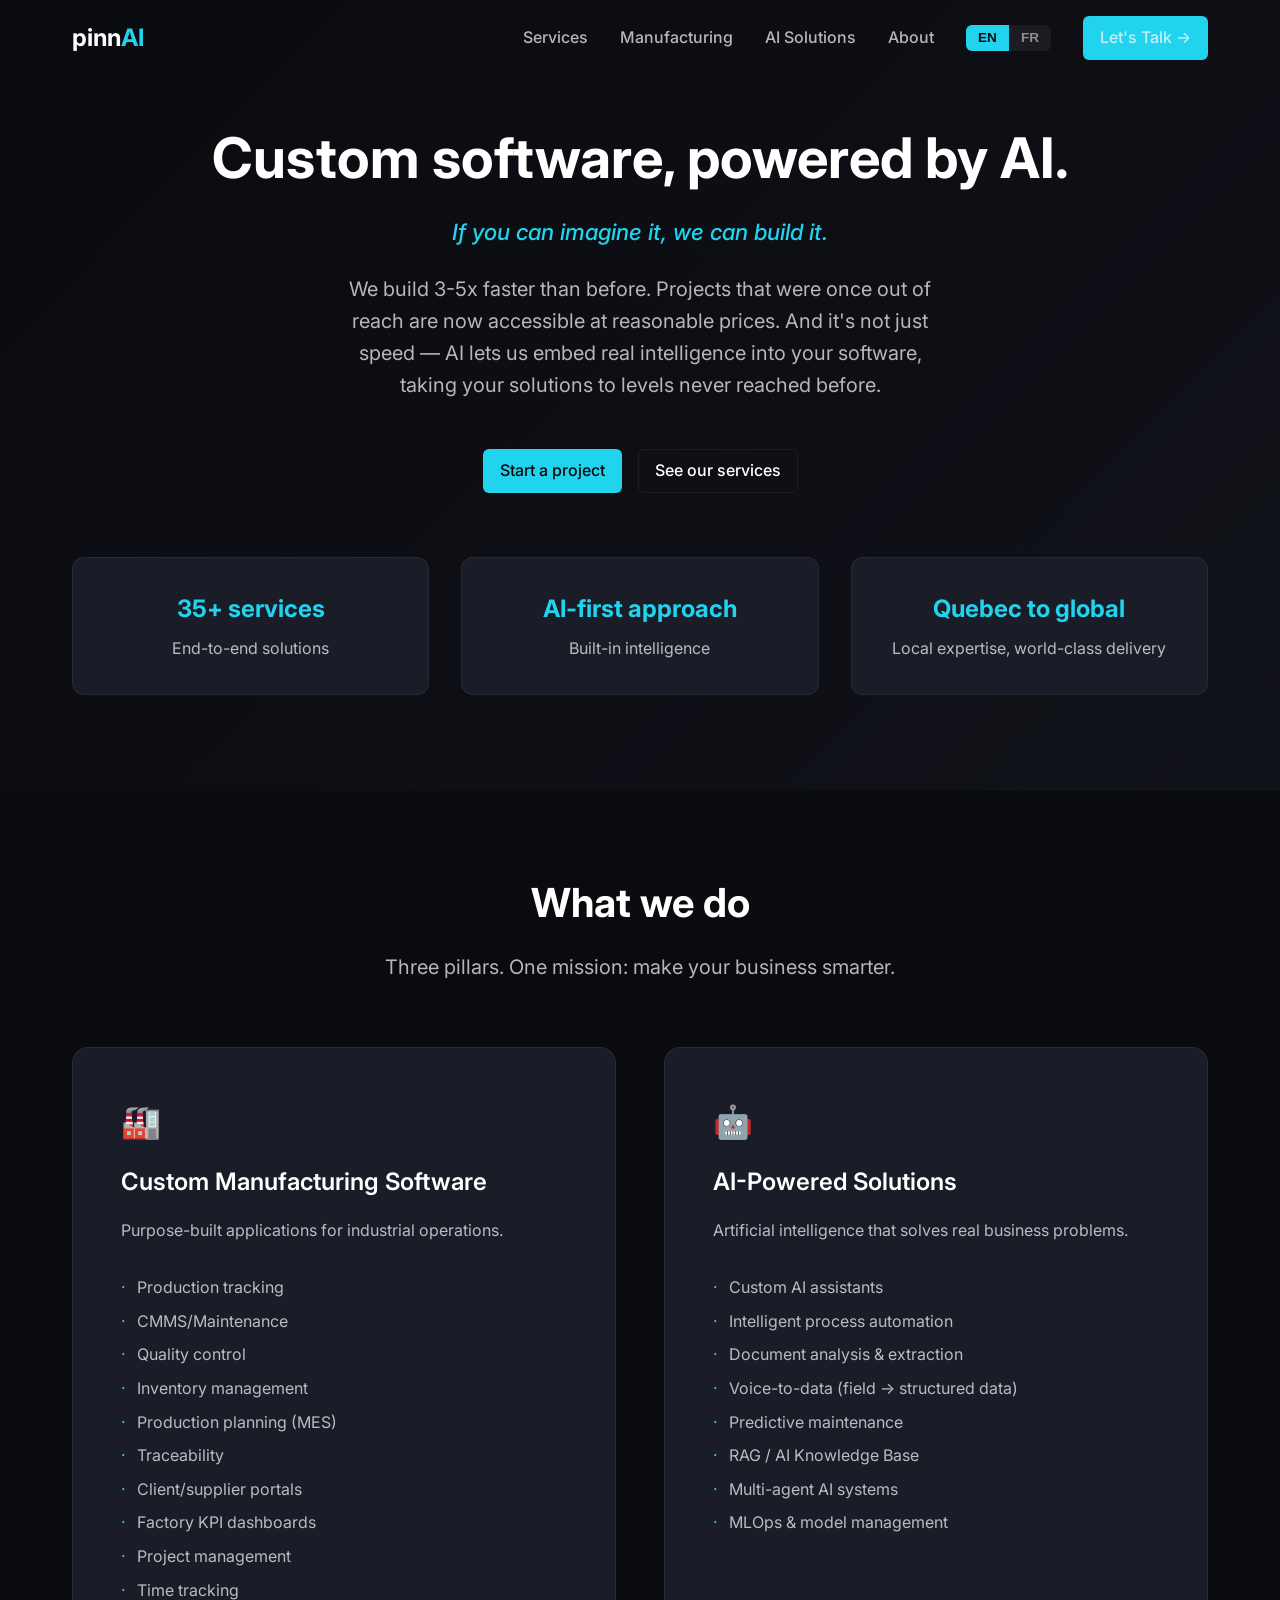
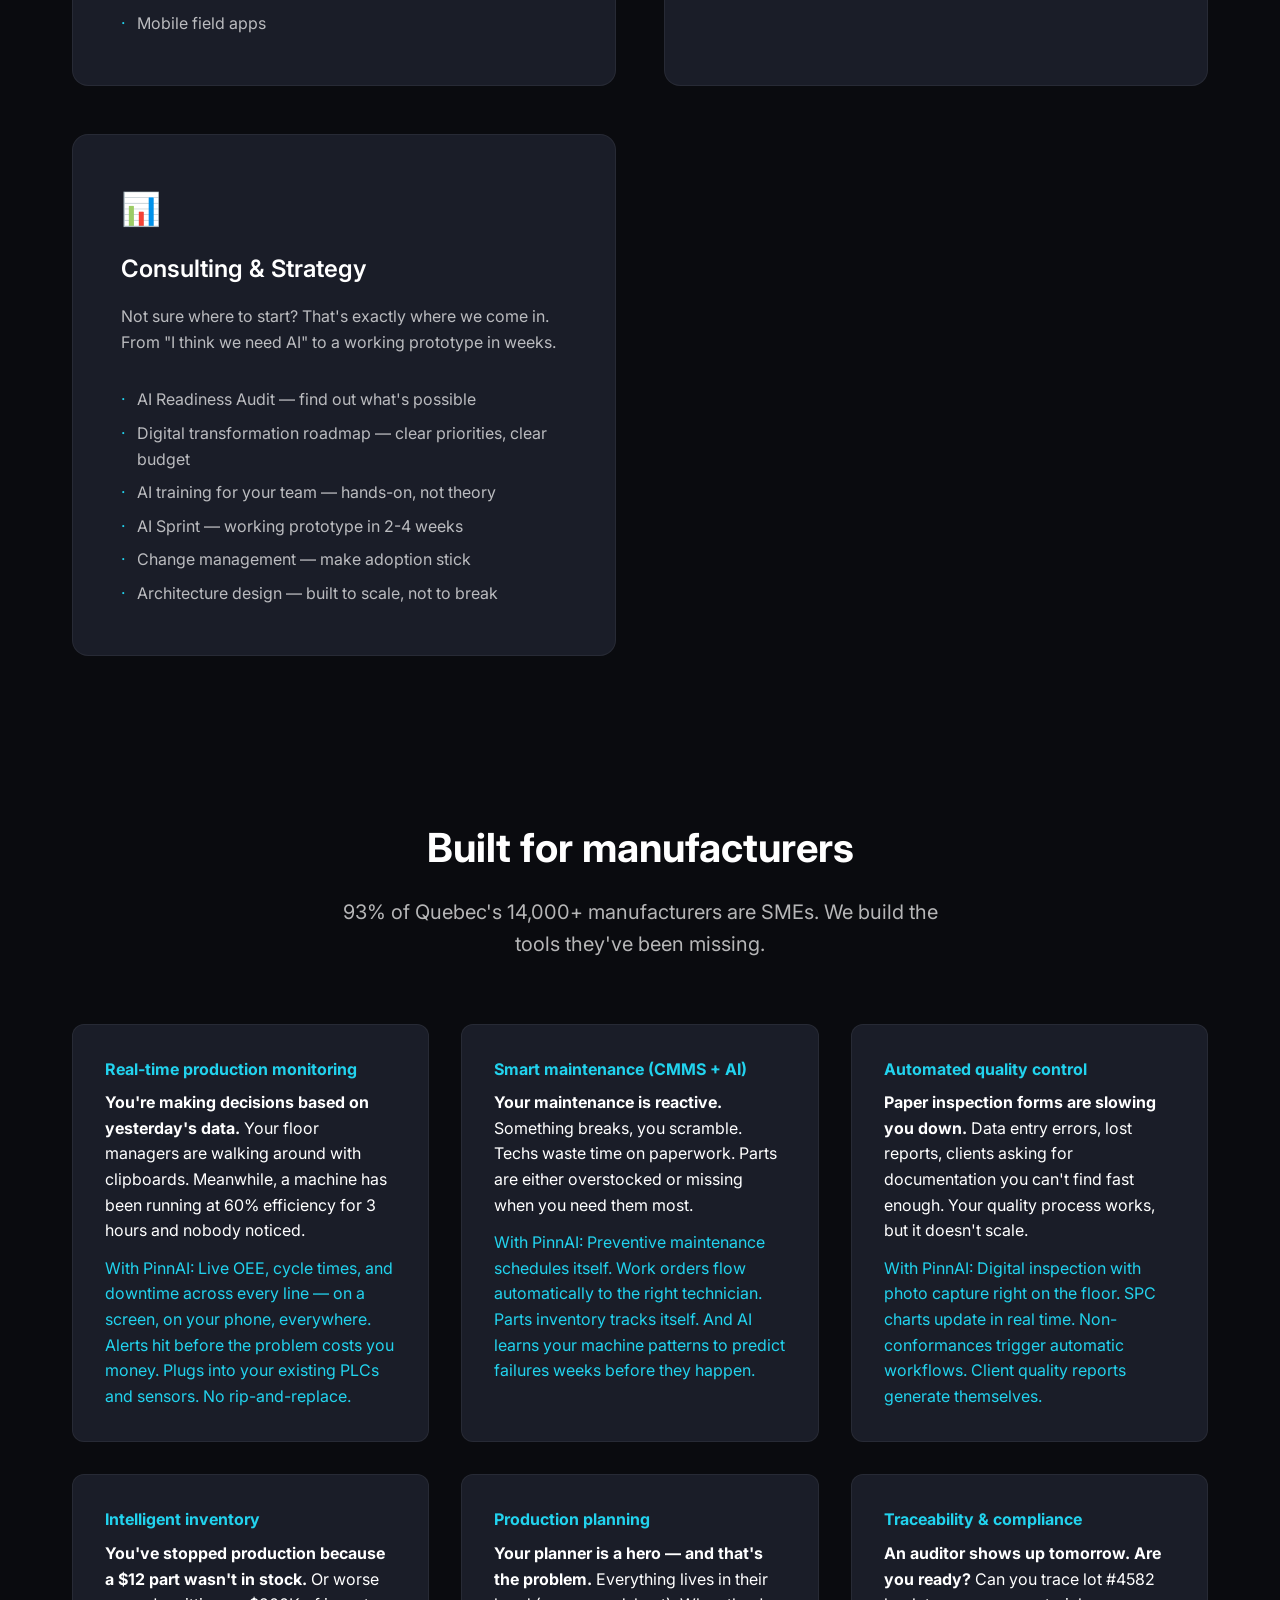
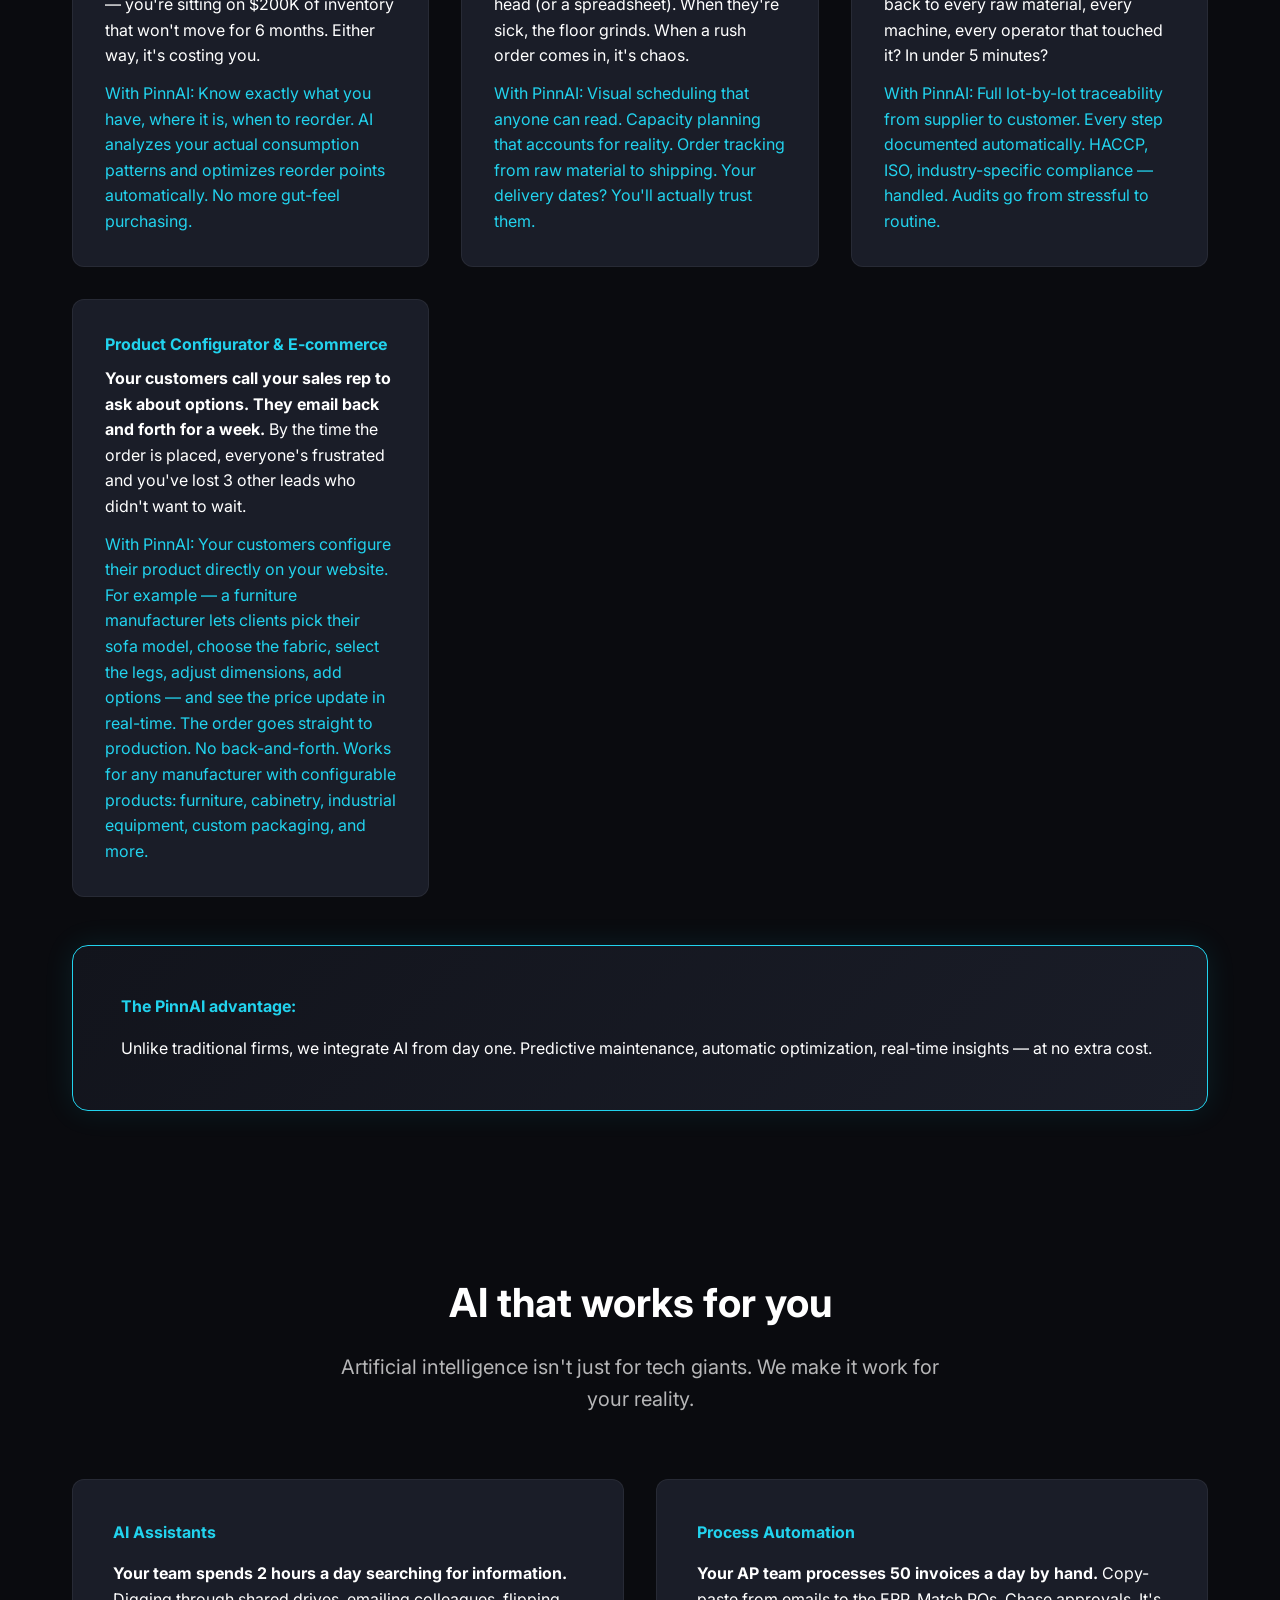
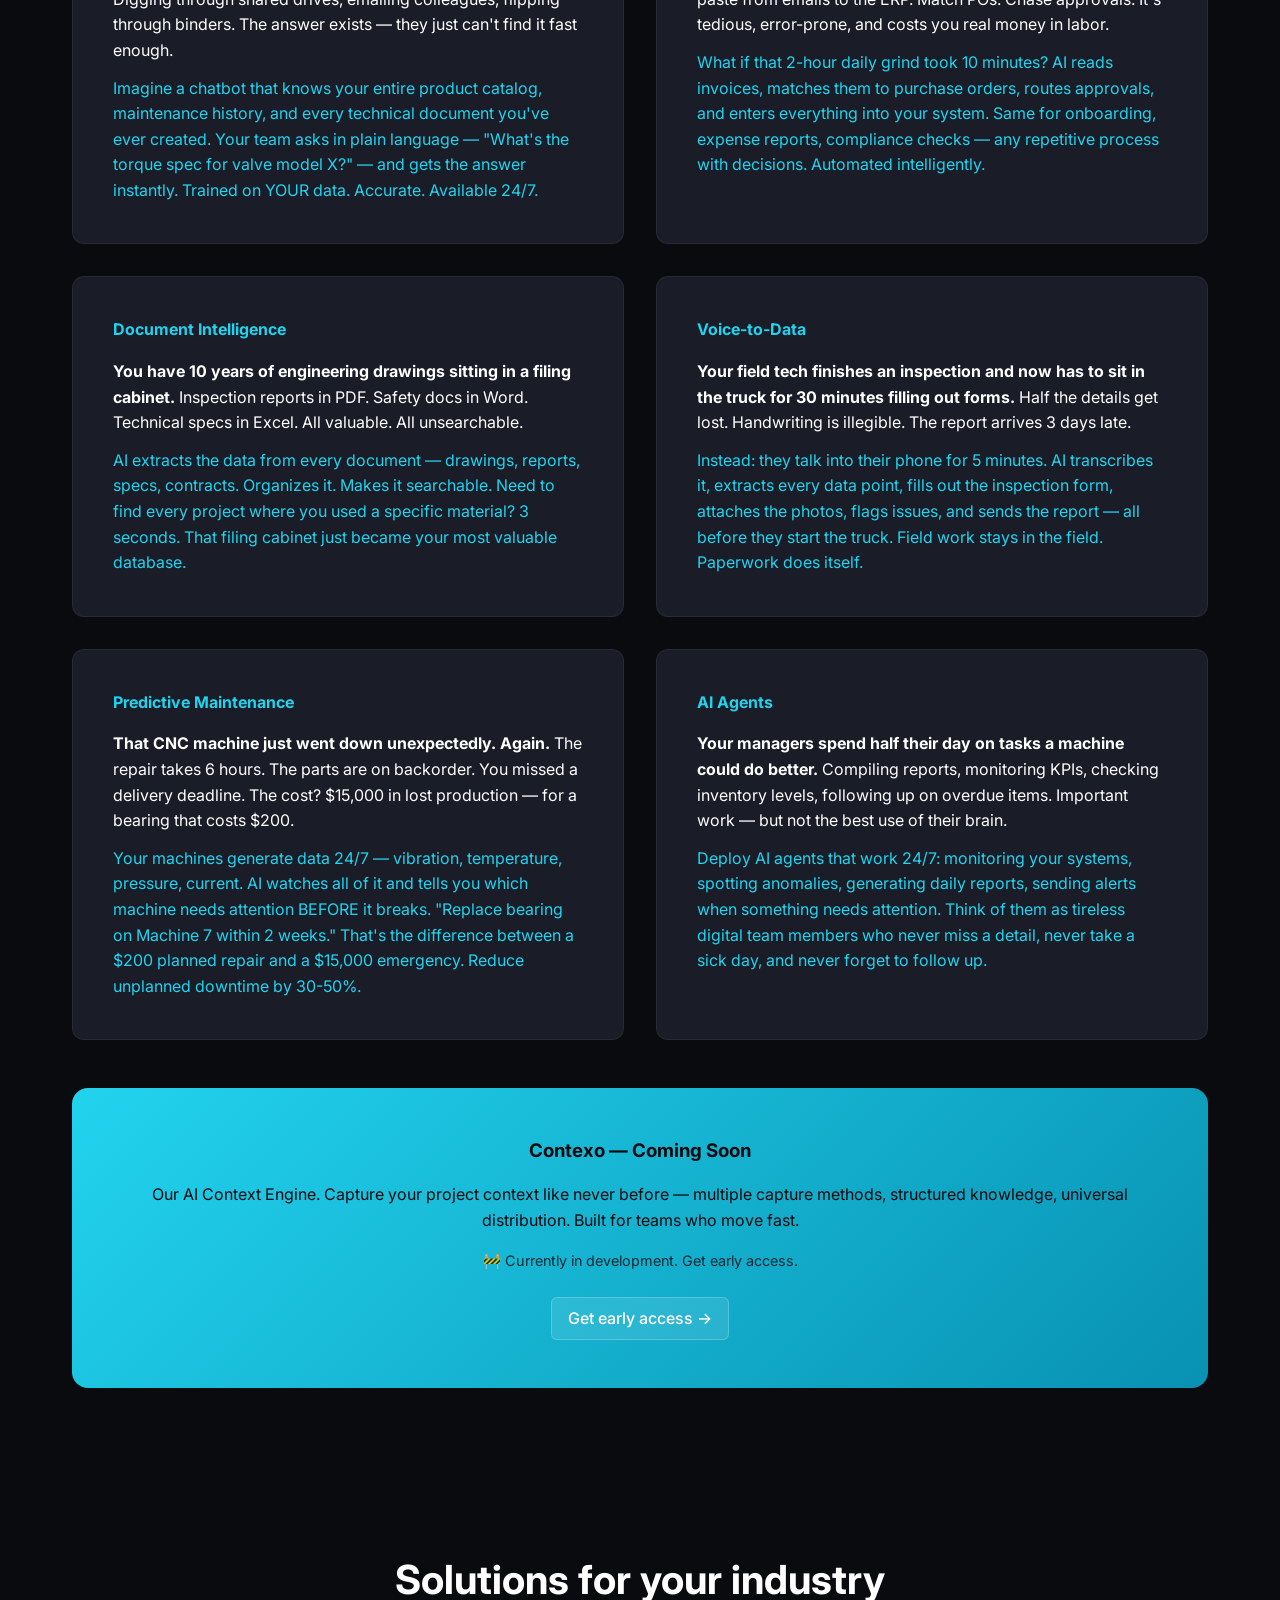
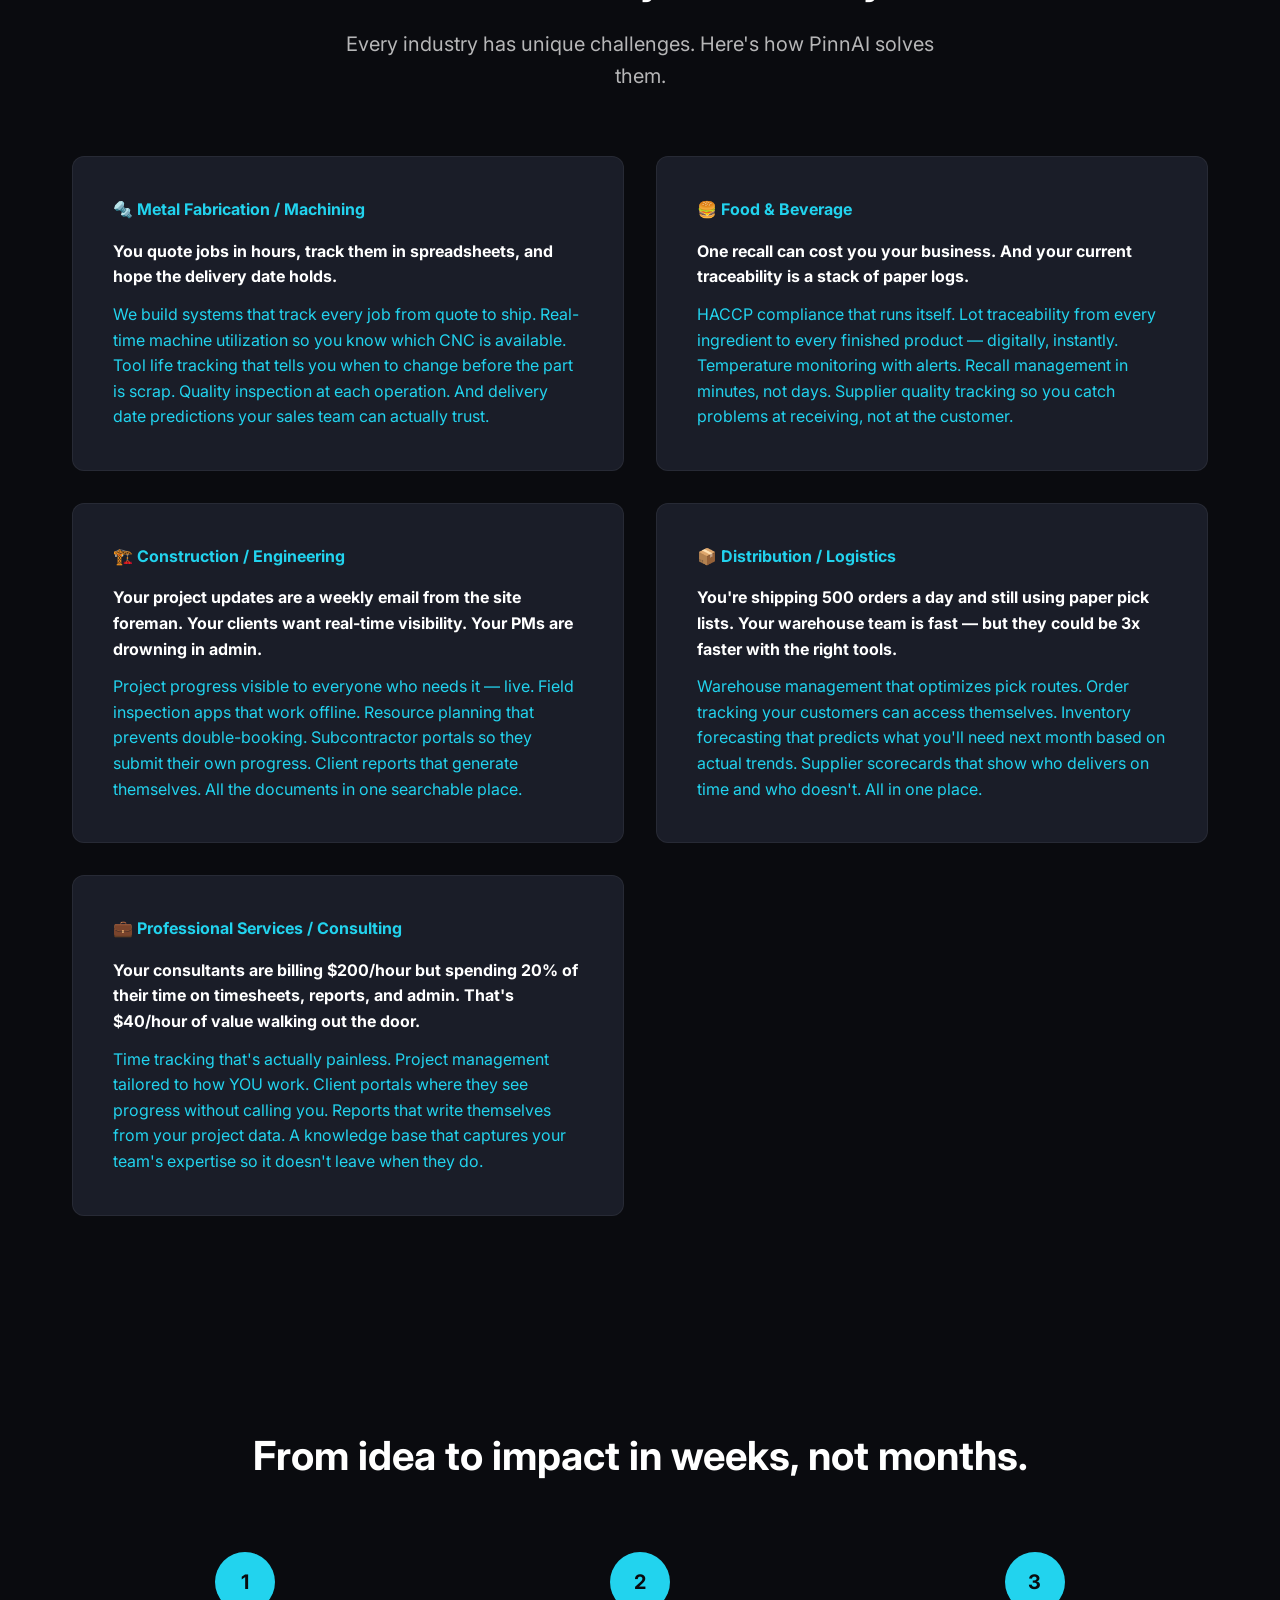
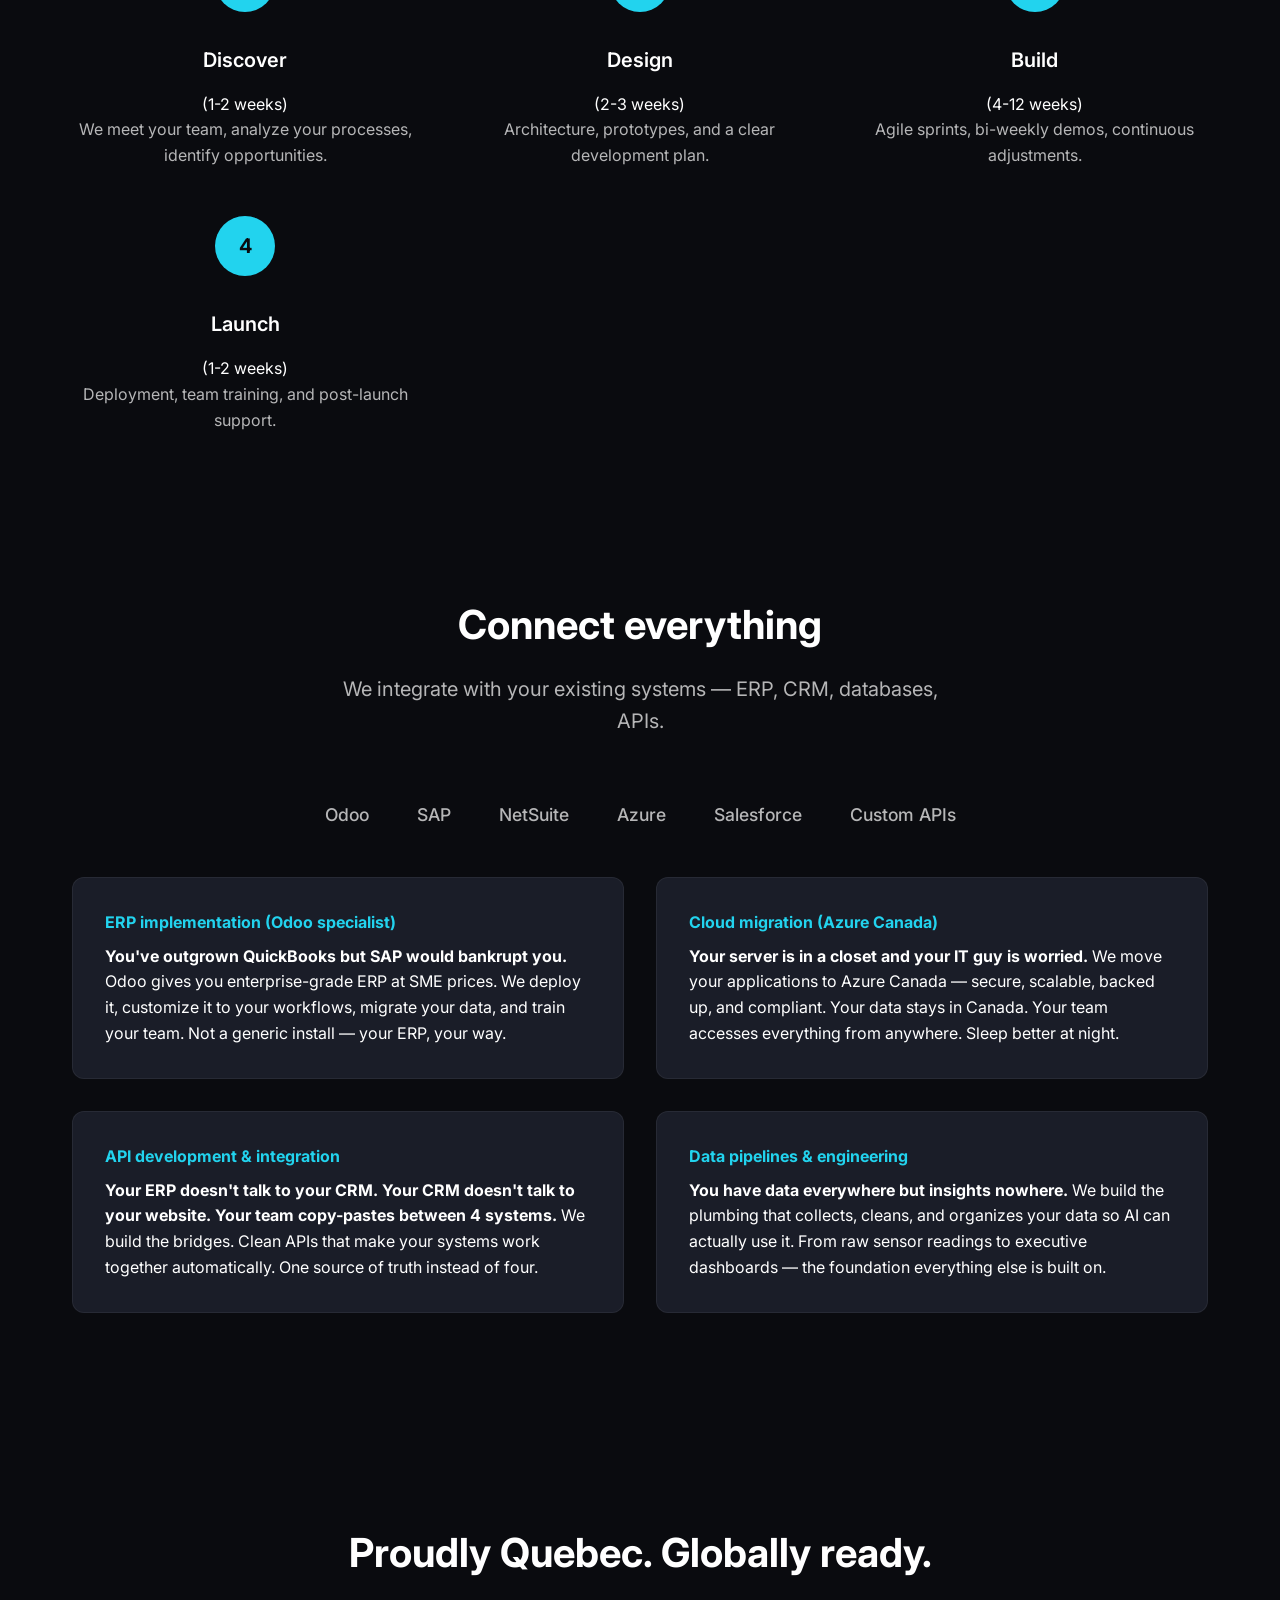
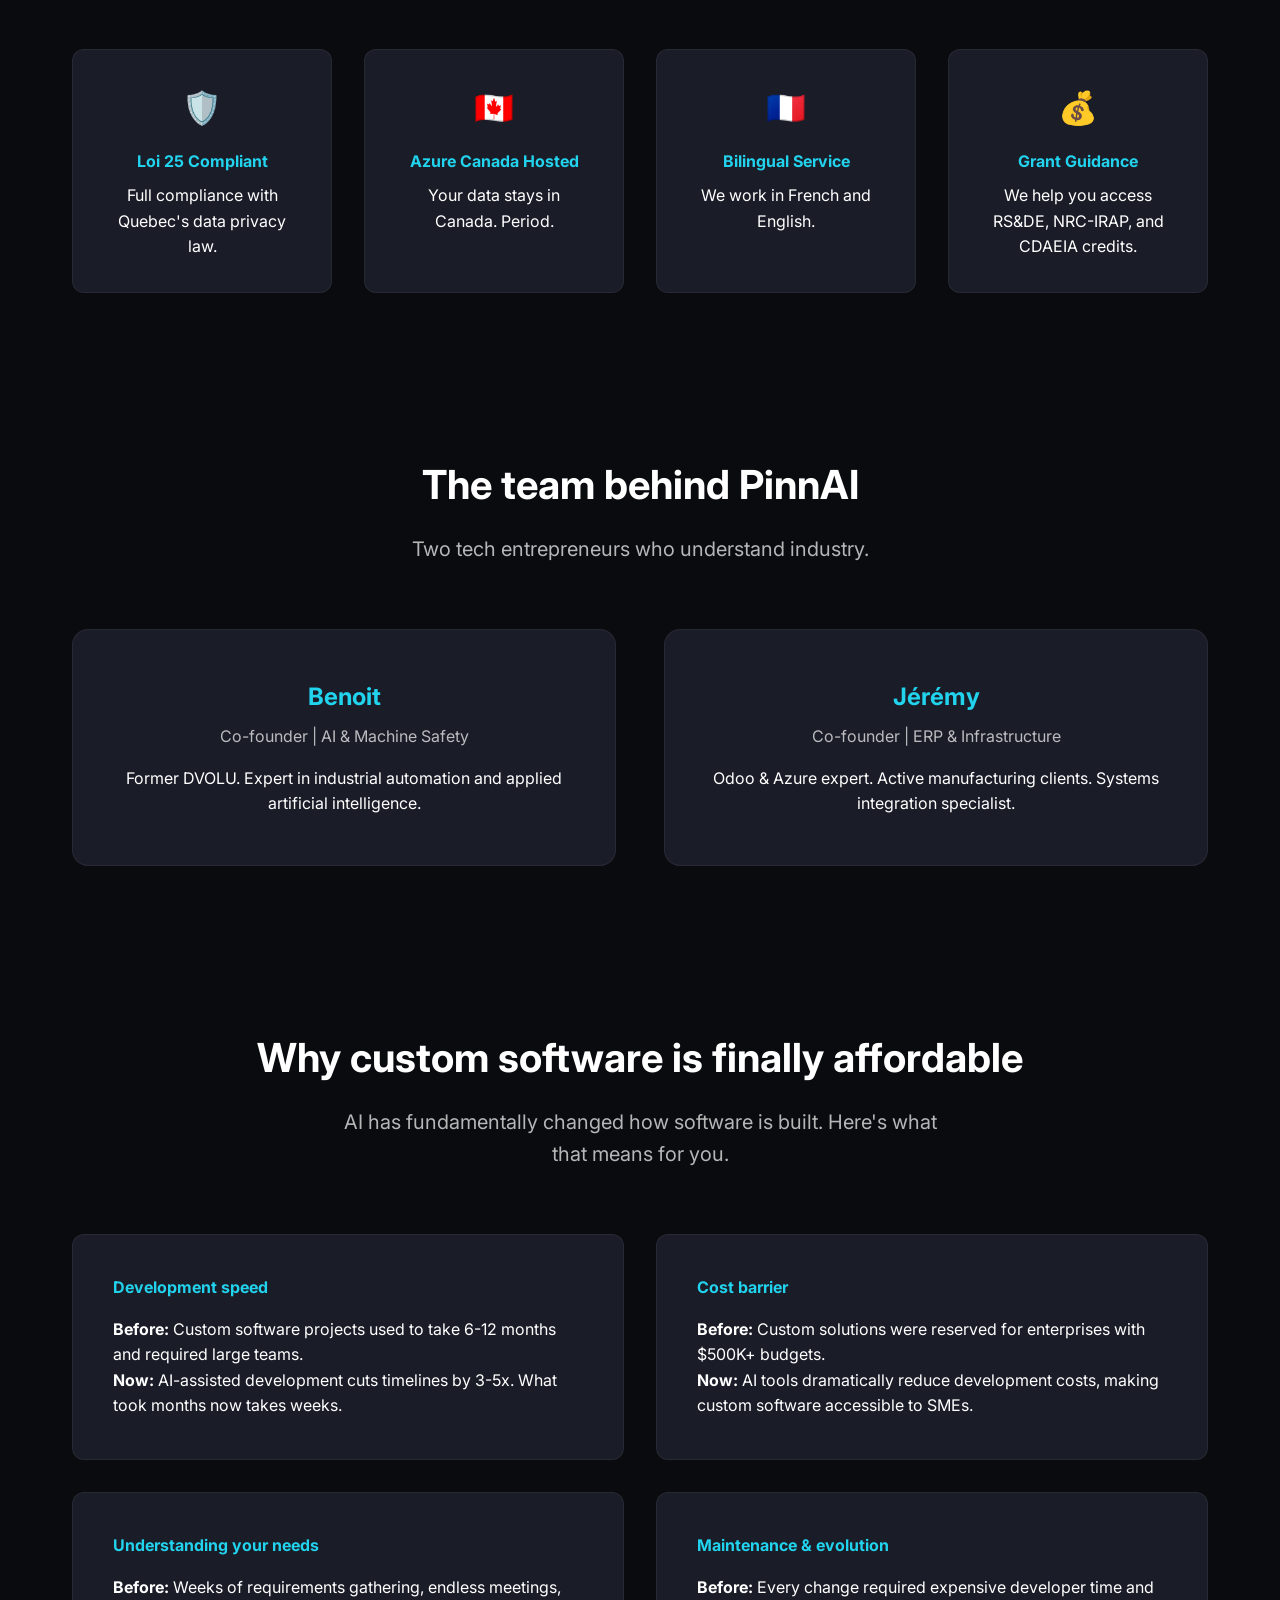
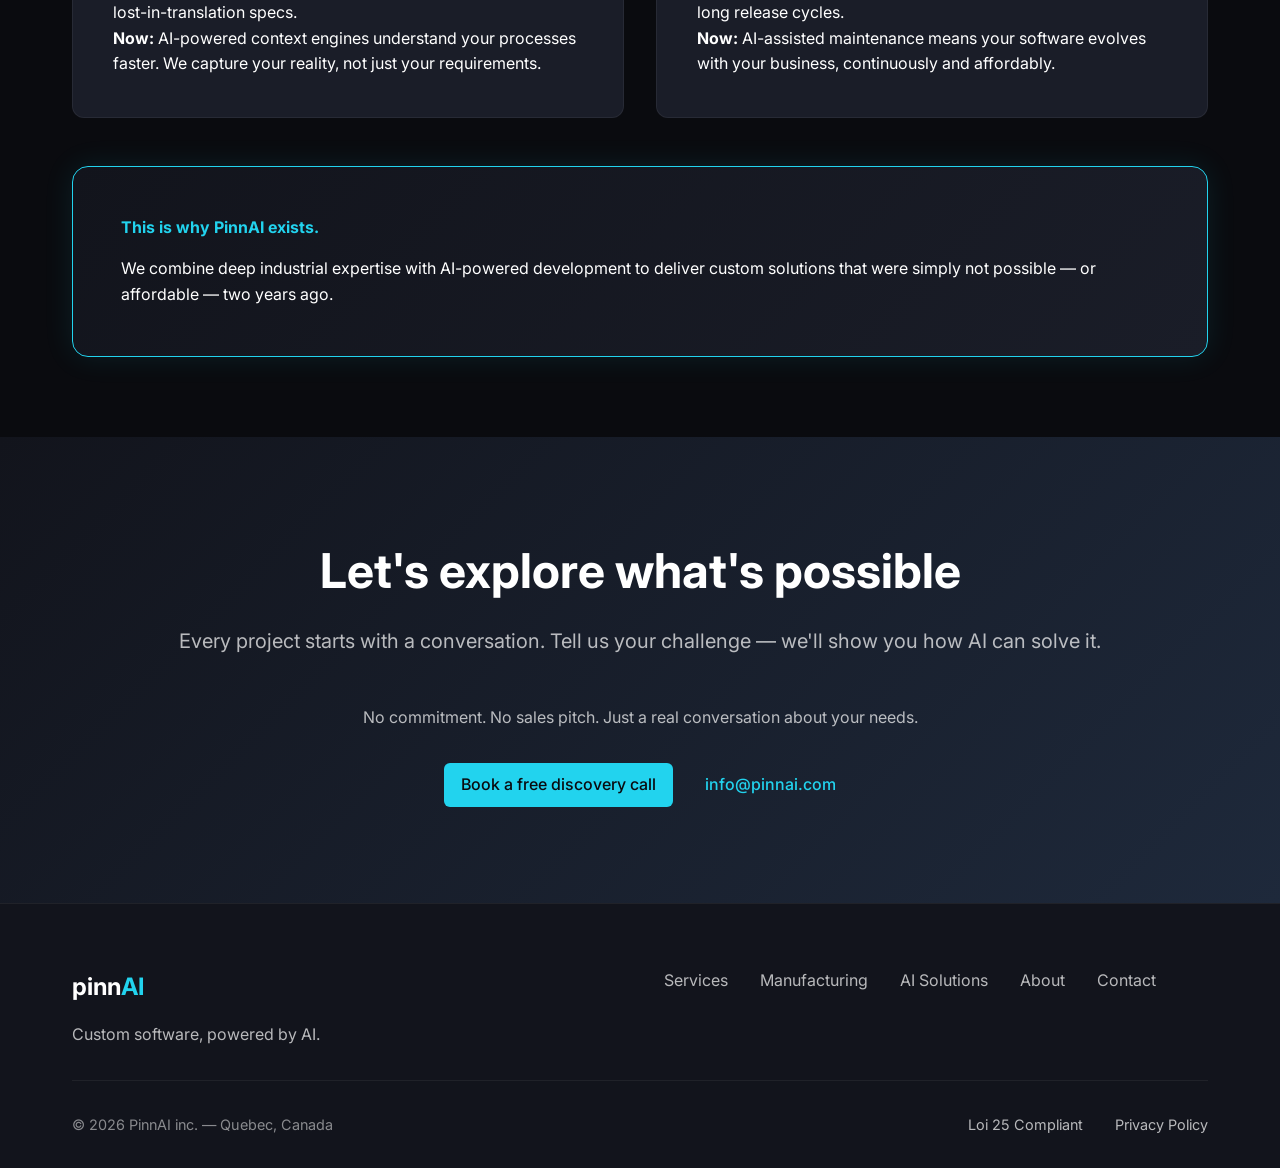
<file: pinnai.html>
<!DOCTYPE html>
<html lang="en">
<head>
    <meta charset="UTF-8">
    <meta name="viewport" content="width=device-width, initial-scale=1.0">
    <title>PinnAI - Custom software, powered by AI</title>
    <link rel="preconnect" href="https://fonts.googleapis.com">
    <link rel="preconnect" href="https://fonts.gstatic.com" crossorigin>
    <link href="https://fonts.googleapis.com/css2?family=Inter:wght@300;400;500;600;700&display=swap" rel="stylesheet">
    <style>
        * {
            margin: 0;
            padding: 0;
            box-sizing: border-box;
        }

        :root {
            --bg-primary: #0a0b0f;
            --bg-surface: #12141c;
            --bg-card: #1a1d28;
            --accent-cyan: #22d3ee;
            --accent-green: #4ade80;
            --text-primary: #ffffff;
            --text-secondary: rgba(255, 255, 255, 0.7);
            --text-muted: rgba(255, 255, 255, 0.5);
            --border-subtle: rgba(255, 255, 255, 0.06);
            --border-glow: rgba(34, 211, 238, 0.2);
        }

        html {
            scroll-behavior: smooth;
        }

        body {
            font-family: 'Inter', system-ui, -apple-system, sans-serif;
            background: var(--bg-primary);
            color: var(--text-primary);
            line-height: 1.6;
            overflow-x: hidden;
        }

        /* Navigation */
        .nav {
            position: fixed;
            top: 0;
            width: 100%;
            z-index: 1000;
            padding: 1rem 0;
            transition: all 0.3s ease;
        }

        .nav.scrolled {
            background: rgba(18, 20, 28, 0.95);
            backdrop-filter: blur(20px);
            border-bottom: 1px solid var(--border-subtle);
        }

        .nav-container {
            max-width: 1200px;
            margin: 0 auto;
            padding: 0 2rem;
            display: flex;
            justify-content: space-between;
            align-items: center;
        }

        .logo {
            font-size: 1.5rem;
            font-weight: 700;
        }

        .logo .ai {
            color: var(--accent-cyan);
        }

        .nav-links {
            display: flex;
            list-style: none;
            gap: 2rem;
            align-items: center;
        }

        .nav-links a {
            color: var(--text-secondary);
            text-decoration: none;
            font-weight: 500;
            transition: color 0.2s;
        }

        .nav-links a:hover {
            color: var(--text-primary);
        }

        .btn {
            padding: 0.5rem 1rem;
            border-radius: 6px;
            text-decoration: none;
            font-weight: 500;
            transition: all 0.2s;
            border: 1px solid transparent;
            cursor: pointer;
            display: inline-block;
        }

        .btn-primary {
            background: var(--accent-cyan);
            color: var(--bg-primary);
        }

        .btn-primary:hover {
            box-shadow: 0 0 20px rgba(34, 211, 238, 0.3);
        }

        .btn-outline {
            border: 1px solid var(--border-subtle);
            color: var(--text-primary);
        }

        .btn-outline:hover {
            border-color: var(--accent-cyan);
            background: rgba(34, 211, 238, 0.1);
        }

        .btn-ghost {
            color: var(--text-secondary);
            border: 1px solid var(--border-subtle);
        }

        .btn-ghost:hover {
            color: var(--text-primary);
            border-color: var(--text-secondary);
        }

        /* Container */
        .container {
            max-width: 1200px;
            margin: 0 auto;
            padding: 0 2rem;
        }

        .section {
            padding: 5rem 0;
        }

        /* Hero Section */
        .hero {
            padding: 8rem 0 6rem;
            background: linear-gradient(135deg, var(--bg-primary) 0%, rgba(18, 20, 28, 0.8) 100%);
            text-align: center;
        }

        .hero h1 {
            font-size: 3.5rem;
            font-weight: 700;
            margin-bottom: 1.5rem;
            line-height: 1.1;
        }

        .hero .subtitle {
            font-size: 1.25rem;
            color: var(--text-secondary);
            margin-bottom: 3rem;
            max-width: 600px;
            margin-left: auto;
            margin-right: auto;
        }

        .hero-ctas {
            display: flex;
            gap: 1rem;
            justify-content: center;
            margin-bottom: 4rem;
        }

        .stats-grid {
            display: grid;
            grid-template-columns: repeat(auto-fit, minmax(250px, 1fr));
            gap: 2rem;
            margin-top: 4rem;
        }

        .stat-card {
            background: var(--bg-card);
            padding: 2rem;
            border-radius: 12px;
            border: 1px solid var(--border-subtle);
            transition: transform 0.2s, box-shadow 0.2s;
        }

        .stat-card:hover {
            transform: translateY(-4px);
            box-shadow: 0 8px 30px rgba(0, 0, 0, 0.3);
        }

        .stat-number {
            font-size: 1.5rem;
            font-weight: 700;
            color: var(--accent-cyan);
            margin-bottom: 0.5rem;
        }

        .stat-label {
            color: var(--text-secondary);
        }

        /* Section Headers */
        .section-header {
            text-align: center;
            margin-bottom: 4rem;
        }

        .section-header h2 {
            font-size: 2.5rem;
            font-weight: 700;
            margin-bottom: 1rem;
        }

        .section-header .subtitle {
            font-size: 1.25rem;
            color: var(--text-secondary);
            max-width: 600px;
            margin: 0 auto;
        }

        /* Services Grid */
        .services-grid {
            display: grid;
            grid-template-columns: repeat(auto-fit, minmax(350px, 1fr));
            gap: 3rem;
        }

        .service-pillar {
            background: var(--bg-card);
            padding: 3rem;
            border-radius: 16px;
            border: 1px solid var(--border-subtle);
            transition: transform 0.2s, box-shadow 0.2s;
        }

        .service-pillar:hover {
            transform: translateY(-4px);
            box-shadow: 0 12px 40px rgba(0, 0, 0, 0.4);
        }

        .service-icon {
            font-size: 2rem;
            margin-bottom: 1rem;
        }

        .service-title {
            font-size: 1.5rem;
            font-weight: 600;
            margin-bottom: 1rem;
        }

        .service-description {
            color: var(--text-secondary);
            margin-bottom: 2rem;
        }

        .service-features {
            list-style: none;
            display: grid;
            grid-template-columns: 1fr;
            gap: 0.5rem;
        }

        .service-features li {
            color: var(--text-secondary);
            position: relative;
            padding-left: 1rem;
        }

        .service-features li:before {
            content: "·";
            color: var(--accent-cyan);
            position: absolute;
            left: 0;
        }

        /* Manufacturing Section */
        .manufacturing-cards {
            display: grid;
            grid-template-columns: repeat(auto-fit, minmax(300px, 1fr));
            gap: 2rem;
            margin-bottom: 3rem;
        }

        .feature-card {
            background: var(--bg-card);
            padding: 2rem;
            border-radius: 12px;
            border: 1px solid var(--border-subtle);
            transition: all 0.2s;
        }

        .feature-card:hover {
            border-color: var(--border-glow);
            box-shadow: 0 0 20px rgba(34, 211, 238, 0.1);
        }

        .feature-card h4 {
            margin-bottom: 0.5rem;
            color: var(--accent-cyan);
        }

        .callout-box {
            background: linear-gradient(135deg, var(--bg-surface) 0%, var(--bg-card) 100%);
            padding: 3rem;
            border-radius: 16px;
            border: 1px solid var(--accent-cyan);
            box-shadow: 0 0 30px rgba(34, 211, 238, 0.1);
        }

        .callout-box h4 {
            color: var(--accent-cyan);
            margin-bottom: 1rem;
        }

        /* AI Solutions */
        .ai-features {
            display: grid;
            grid-template-columns: repeat(auto-fit, minmax(400px, 1fr));
            gap: 2rem;
            margin-bottom: 3rem;
        }

        .ai-card {
            background: var(--bg-card);
            padding: 2.5rem;
            border-radius: 12px;
            border: 1px solid var(--border-subtle);
            transition: all 0.2s;
        }

        .ai-card:hover {
            transform: translateY(-2px);
            border-color: var(--border-glow);
            box-shadow: 0 8px 30px rgba(0, 0, 0, 0.3);
        }

        .ai-card h4 {
            color: var(--accent-cyan);
            margin-bottom: 1rem;
        }

        .product-teaser {
            background: linear-gradient(135deg, var(--accent-cyan) 0%, #0891b2 100%);
            color: var(--bg-primary);
            padding: 3rem;
            border-radius: 16px;
            text-align: center;
            margin-top: 3rem;
        }

        .product-teaser h3 {
            margin-bottom: 1rem;
        }

        .product-teaser .btn {
            margin-top: 1.5rem;
            background: rgba(255, 255, 255, 0.1);
            border: 1px solid rgba(255, 255, 255, 0.2);
            color: white;
        }

        .product-teaser .btn:hover {
            background: rgba(255, 255, 255, 0.2);
        }

        /* Process Steps */
        .process-steps {
            display: grid;
            grid-template-columns: repeat(auto-fit, minmax(250px, 1fr));
            gap: 3rem;
            position: relative;
        }

        .process-step {
            text-align: center;
            position: relative;
        }

        .step-number {
            background: var(--accent-cyan);
            color: var(--bg-primary);
            width: 60px;
            height: 60px;
            border-radius: 50%;
            display: flex;
            align-items: center;
            justify-content: center;
            font-weight: 700;
            font-size: 1.25rem;
            margin: 0 auto 2rem;
        }

        .step-title {
            font-size: 1.25rem;
            font-weight: 600;
            margin-bottom: 1rem;
        }

        .step-description {
            color: var(--text-secondary);
        }

        /* Integration Logos */
        .integration-logos {
            display: flex;
            justify-content: center;
            align-items: center;
            gap: 3rem;
            margin: 3rem 0;
            flex-wrap: wrap;
        }

        .logo-item {
            color: var(--text-secondary);
            font-weight: 500;
            font-size: 1.1rem;
            transition: color 0.2s;
        }

        .logo-item:hover {
            color: var(--accent-cyan);
        }

        /* Quebec Trust Cards */
        .trust-cards {
            display: grid;
            grid-template-columns: repeat(auto-fit, minmax(250px, 1fr));
            gap: 2rem;
        }

        .trust-card {
            background: var(--bg-card);
            padding: 2rem;
            border-radius: 12px;
            border: 1px solid var(--border-subtle);
            text-align: center;
        }

        .trust-icon {
            font-size: 2rem;
            margin-bottom: 1rem;
        }

        .trust-card h4 {
            margin-bottom: 0.5rem;
            color: var(--accent-cyan);
        }

        /* Team Cards */
        .team-grid {
            display: grid;
            grid-template-columns: repeat(auto-fit, minmax(300px, 1fr));
            gap: 3rem;
        }

        .team-card {
            background: var(--bg-card);
            padding: 3rem;
            border-radius: 16px;
            border: 1px solid var(--border-subtle);
            text-align: center;
        }

        .team-card h4 {
            font-size: 1.5rem;
            margin-bottom: 0.5rem;
            color: var(--accent-cyan);
        }

        .team-role {
            color: var(--text-secondary);
            margin-bottom: 1rem;
        }

        /* Pricing Cards */
        .pricing-grid {
            display: grid;
            grid-template-columns: repeat(auto-fit, minmax(300px, 1fr));
            gap: 3rem;
        }

        .pricing-card {
            background: var(--bg-card);
            padding: 3rem;
            border-radius: 16px;
            border: 1px solid var(--border-subtle);
            text-align: center;
            transition: all 0.2s;
        }

        .pricing-card:hover {
            transform: translateY(-4px);
            border-color: var(--border-glow);
            box-shadow: 0 12px 40px rgba(0, 0, 0, 0.4);
        }

        .pricing-title {
            font-size: 1.5rem;
            font-weight: 600;
            margin-bottom: 1rem;
        }

        .pricing-amount {
            font-size: 2rem;
            font-weight: 700;
            color: var(--accent-cyan);
            margin-bottom: 1rem;
        }

        .pricing-description {
            color: var(--text-secondary);
            margin-bottom: 2rem;
        }

        /* Final CTA */
        .final-cta {
            background: linear-gradient(135deg, var(--bg-surface) 0%, #1e293b 100%);
            text-align: center;
            padding: 6rem 0;
        }

        .final-cta h2 {
            font-size: 3rem;
            margin-bottom: 1rem;
        }

        .final-cta .subtitle {
            font-size: 1.25rem;
            color: var(--text-secondary);
            margin-bottom: 3rem;
        }

        .cta-contact {
            display: flex;
            gap: 2rem;
            justify-content: center;
            align-items: center;
        }

        .contact-email {
            color: var(--accent-cyan);
            text-decoration: none;
            font-weight: 500;
        }

        /* Footer */
        .footer {
            background: var(--bg-surface);
            padding: 4rem 0 2rem;
            border-top: 1px solid var(--border-subtle);
        }

        .footer-content {
            display: grid;
            grid-template-columns: repeat(auto-fit, minmax(250px, 1fr));
            gap: 3rem;
            margin-bottom: 2rem;
        }

        .footer-links {
            display: flex;
            gap: 2rem;
            flex-wrap: wrap;
        }

        .footer-links a {
            color: var(--text-secondary);
            text-decoration: none;
            transition: color 0.2s;
        }

        .footer-links a:hover {
            color: var(--accent-cyan);
        }

        .footer-bottom {
            border-top: 1px solid var(--border-subtle);
            padding-top: 2rem;
            display: flex;
            justify-content: space-between;
            align-items: center;
            color: var(--text-muted);
            font-size: 0.9rem;
        }

        /* Mobile Navigation */
        .mobile-nav {
            display: none;
        }

        /* Responsive Design */
        @media (max-width: 1024px) {
            .hero h1 {
                font-size: 3rem;
            }
            
            .section-header h2 {
                font-size: 2rem;
            }
        }

        @media (max-width: 768px) {
            .nav-container {
                padding: 0 1rem;
            }
            
            .nav-links {
                display: none;
            }
            
            .mobile-nav {
                display: flex;
                gap: 1rem;
                align-items: center;
            }
            
            .container {
                padding: 0 1rem;
            }
            
            .hero {
                padding: 6rem 0 4rem;
            }
            
            .hero h1 {
                font-size: 2.5rem;
            }
            
            .hero .subtitle {
                font-size: 1.1rem;
            }
            
            .hero-ctas {
                flex-direction: column;
                align-items: center;
            }
            
            .stats-grid {
                grid-template-columns: 1fr;
            }
            
            .services-grid {
                grid-template-columns: 1fr;
            }
            
            .manufacturing-cards {
                grid-template-columns: 1fr;
            }
            
            .ai-features {
                grid-template-columns: 1fr;
            }
            
            .process-steps {
                grid-template-columns: 1fr;
            }
            
            .trust-cards {
                grid-template-columns: 1fr;
            }
            
            .team-grid {
                grid-template-columns: 1fr;
            }
            
            .pricing-grid {
                grid-template-columns: 1fr;
            }
            
            .cta-contact {
                flex-direction: column;
            }
            
            .footer-bottom {
                flex-direction: column;
                gap: 1rem;
                text-align: center;
            }
            
            .integration-logos {
                gap: 1.5rem;
            }
        }

        /* Language Toggle */
        .lang-toggle {
            display: flex;
            background: rgba(255,255,255,0.06);
            border-radius: 6px;
            overflow: hidden;
        }

        .lang-btn {
            padding: 0.35rem 0.75rem;
            background: none;
            border: none;
            color: var(--text-muted);
            font-weight: 600;
            font-size: 0.85rem;
            cursor: pointer;
            transition: all 0.2s;
        }

        .lang-btn.active {
            background: var(--accent-cyan);
            color: var(--bg-primary);
        }

        /* Language content visibility */
        .lang-fr {
            display: none;
        }

        /* Smooth animations */
        @keyframes fadeIn {
            from { opacity: 0; transform: translateY(20px); }
            to { opacity: 1; transform: translateY(0); }
        }

        .fade-in {
            animation: fadeIn 0.6s ease-out;
        }
    </style>
</head>
<body>
    <!-- Navigation -->
    <nav class="nav" id="nav">
        <div class="nav-container">
            <div class="logo">pinn<span class="ai">AI</span></div>
            <ul class="nav-links">
                <li><a href="#services" data-en="Services" data-fr="Services">Services</a></li>
                <li><a href="#manufacturing" data-en="Manufacturing" data-fr="Manufacturier">Manufacturing</a></li>
                <li><a href="#ai-solutions" data-en="AI Solutions" data-fr="Solutions IA">AI Solutions</a></li>
                <li><a href="#about" data-en="About" data-fr="À propos">About</a></li>
                <li class="lang-toggle">
                    <button class="lang-btn active" data-lang="en" onclick="setLang('en')">EN</button>
                    <button class="lang-btn" data-lang="fr" onclick="setLang('fr')">FR</button>
                </li>
                <li><a href="#contact" class="btn btn-primary" data-en="Let's Talk →" data-fr="Parlons-en →">Let's Talk →</a></li>
            </ul>
            <div class="mobile-nav">
                <div class="lang-toggle">
                    <button class="lang-btn active" data-lang="en" onclick="setLang('en')">EN</button>
                    <button class="lang-btn" data-lang="fr" onclick="setLang('fr')">FR</button>
                </div>
                <a href="#contact" class="btn btn-primary" data-en="Let's Talk" data-fr="Parlons-en">Let's Talk</a>
            </div>
        </div>
    </nav>

    <!-- Hero Section -->
    <section class="hero">
        <div class="container">
            <h1 data-en="Custom software, powered by AI." data-fr="Software sur mesure, propulsé par l'IA.">Custom software, powered by AI.</h1>
            <p style="font-size:1.4rem;color:var(--accent-cyan);font-weight:500;margin-bottom:1.5rem;font-style:italic;" data-en="If you can imagine it, we can build it." data-fr="Si vous pouvez l'imaginer, on peut le bâtir.">If you can imagine it, we can build it.</p>
            <p class="subtitle lang-en">We build 3-5x faster than before. Projects that were once out of reach are now accessible at reasonable prices. And it's not just speed — AI lets us embed real intelligence into your software, taking your solutions to levels never reached before.</p>
            <p class="subtitle lang-fr">On construit 3 à 5 fois plus vite qu'avant. Les projets qui étaient inaccessibles deviennent accessibles à partir d'aujourd'hui, à des prix raisonnables. Et c'est pas juste une question de vitesse — l'IA nous permet d'intégrer de la vraie intelligence dans vos logiciels, amenant vos solutions à des niveaux jamais atteints jusqu'à présent.</p>
            <div class="hero-ctas">
                <a href="#contact" class="btn btn-primary" data-en="Start a project" data-fr="Démarrer un projet">Start a project</a>
                <a href="#services" class="btn btn-outline" data-en="See our services" data-fr="Voir nos services">See our services</a>
            </div>
            <div class="stats-grid">
                <div class="stat-card">
                    <div class="stat-number" data-en="35+ services" data-fr="35+ services">35+ services</div>
                    <div class="stat-label" data-en="End-to-end solutions" data-fr="Solutions complètes">End-to-end solutions</div>
                </div>
                <div class="stat-card">
                    <div class="stat-number" data-en="AI-first approach" data-fr="Approche IA d'abord">AI-first approach</div>
                    <div class="stat-label" data-en="Built-in intelligence" data-fr="Intelligence intégrée">Built-in intelligence</div>
                </div>
                <div class="stat-card">
                    <div class="stat-number" data-en="Quebec to global" data-fr="Du Québec au monde">Quebec to global</div>
                    <div class="stat-label" data-en="Local expertise, world-class delivery" data-fr="Expertise locale, livraison internationale">Local expertise, world-class delivery</div>
                </div>
            </div>
        </div>
    </section>

    <!-- Services Overview -->
    <section id="services" class="section">
        <div class="container">
            <div class="section-header">
                <h2 data-en="What we do" data-fr="Ce qu'on fait">What we do</h2>
                <p class="subtitle" data-en="Three pillars. One mission: make your business smarter." data-fr="Trois piliers. Une mission : rendre votre entreprise plus intelligente.">Three pillars. One mission: make your business smarter.</p>
            </div>
            <div class="services-grid">
                <div class="service-pillar">
                    <div class="service-icon">🏭</div>
                    <h3 class="service-title" data-en="Custom Manufacturing Software" data-fr="Software manufacturier sur mesure">Custom Manufacturing Software</h3>
                    <p class="service-description" data-en="Purpose-built applications for industrial operations." data-fr="Applications conçues pour vos opérations industrielles.">Purpose-built applications for industrial operations.</p>
                    <ul class="service-features">
                        <li data-en="Production tracking" data-fr="Suivi de production">Production tracking</li>
                        <li data-en="CMMS/Maintenance" data-fr="GMAO/Maintenance">CMMS/Maintenance</li>
                        <li data-en="Quality control" data-fr="Contrôle qualité">Quality control</li>
                        <li data-en="Inventory management" data-fr="Gestion d'inventaire">Inventory management</li>
                        <li data-en="Production planning (MES)" data-fr="Planification de production (MES)">Production planning (MES)</li>
                        <li data-en="Traceability" data-fr="Traçabilité">Traceability</li>
                        <li data-en="Client/supplier portals" data-fr="Portails clients/fournisseurs">Client/supplier portals</li>
                        <li data-en="Factory KPI dashboards" data-fr="Tableaux de bord KPI usine">Factory KPI dashboards</li>
                        <li data-en="Project management" data-fr="Gestion de projets">Project management</li>
                        <li data-en="Time tracking" data-fr="Suivi du temps">Time tracking</li>
                        <li data-en="Mobile field apps" data-fr="Apps mobiles terrain">Mobile field apps</li>
                    </ul>
                </div>
                <div class="service-pillar">
                    <div class="service-icon">🤖</div>
                    <h3 class="service-title" data-en="AI-Powered Solutions" data-fr="Solutions propulsées par l'IA">AI-Powered Solutions</h3>
                    <p class="service-description" data-en="Artificial intelligence that solves real business problems." data-fr="L'intelligence artificielle qui résout vos vrais problèmes d'affaires.">Artificial intelligence that solves real business problems.</p>
                    <ul class="service-features">
                        <li data-en="Custom AI assistants" data-fr="Assistants IA personnalisés">Custom AI assistants</li>
                        <li data-en="Intelligent process automation" data-fr="Automatisation intelligente des processus">Intelligent process automation</li>
                        <li data-en="Document analysis & extraction" data-fr="Analyse et extraction de documents">Document analysis & extraction</li>
                        <li data-en="Voice-to-data (field → structured data)" data-fr="Voix vers données (terrain → données structurées)">Voice-to-data (field → structured data)</li>
                        <li data-en="Predictive maintenance" data-fr="Maintenance prédictive">Predictive maintenance</li>
                        <li data-en="RAG / AI Knowledge Base" data-fr="RAG / Base de connaissances IA">RAG / AI Knowledge Base</li>
                        <li data-en="Multi-agent AI systems" data-fr="Systèmes IA multi-agents">Multi-agent AI systems</li>
                        <li data-en="MLOps & model management" data-fr="MLOps et gestion de modèles">MLOps & model management</li>
                    </ul>
                </div>
                <div class="service-pillar">
                    <div class="service-icon">📊</div>
                    <h3 class="service-title" data-en="Consulting & Strategy" data-fr="Consultation et stratégie">Consulting & Strategy</h3>
                    <p class="service-description lang-en">Not sure where to start? That's exactly where we come in. From "I think we need AI" to a working prototype in weeks.</p>
                    <p class="service-description lang-fr">Pas sûr par où commencer? C'est exactement là qu'on entre en jeu. De "je pense qu'on a besoin d'IA" à un prototype fonctionnel en quelques semaines.</p>
                    <ul class="service-features">
                        <li data-en="AI Readiness Audit — find out what's possible" data-fr="Audit IA — découvrez ce qui est possible">AI Readiness Audit — find out what's possible</li>
                        <li data-en="Digital transformation roadmap — clear priorities, clear budget" data-fr="Feuille de route transformation numérique — priorités claires, budget clair">Digital transformation roadmap — clear priorities, clear budget</li>
                        <li data-en="AI training for your team — hands-on, not theory" data-fr="Formation IA pour votre équipe — pratique, pas théorie">AI training for your team — hands-on, not theory</li>
                        <li data-en="AI Sprint — working prototype in 2-4 weeks" data-fr="Sprint IA — prototype fonctionnel en 2-4 semaines">AI Sprint — working prototype in 2-4 weeks</li>
                        <li data-en="Change management — make adoption stick" data-fr="Gestion du changement — assurer l'adoption">Change management — make adoption stick</li>
                        <li data-en="Architecture design — built to scale, not to break" data-fr="Conception d'architecture — bâti pour grandir, pas pour casser">Architecture design — built to scale, not to break</li>
                    </ul>
                </div>
            </div>
        </div>
    </section>

    <!-- Manufacturing Section -->
    <section id="manufacturing" class="section">
        <div class="container">
            <div class="section-header">
                <h2 data-en="Built for manufacturers" data-fr="Conçu pour les manufacturiers">Built for manufacturers</h2>
                <p class="subtitle" data-en="93% of Quebec's 14,000+ manufacturers are SMEs. We build the tools they've been missing." data-fr="93% des 14 000+ manufacturiers du Québec sont des PME. On bâtit les outils qui leur manquent.">93% of Quebec's 14,000+ manufacturers are SMEs. We build the tools they've been missing.</p>
            </div>
            <div class="manufacturing-cards">
                <div class="feature-card">
                    <h4 data-en="Real-time production monitoring" data-fr="Suivi de production en temps réel">Real-time production monitoring</h4>
                    <p class="lang-en"><strong>You're making decisions based on yesterday's data.</strong> Your floor managers are walking around with clipboards. Meanwhile, a machine has been running at 60% efficiency for 3 hours and nobody noticed.</p>
                    <p class="lang-fr"><strong>Vous prenez des décisions basées sur les données d'hier.</strong> Vos contremaîtres se promènent avec des clipboards. Pendant ce temps, une machine roule à 60% depuis 3 heures et personne l'a remarqué.</p>
                    <p class="lang-en" style="color:var(--accent-cyan);margin-top:0.75rem;">With PinnAI: Live OEE, cycle times, and downtime across every line — on a screen, on your phone, everywhere. Alerts hit before the problem costs you money. Plugs into your existing PLCs and sensors. No rip-and-replace.</p>
                    <p class="lang-fr" style="color:var(--accent-cyan);margin-top:0.75rem;">Avec PinnAI : OEE, temps de cycle et arrêts en direct — sur un écran, sur votre cell, partout. Les alertes arrivent avant que le problème vous coûte de l'argent. Se branche sur vos automates existants. Pas besoin de tout changer.</p>
                </div>
                <div class="feature-card">
                    <h4 data-en="Smart maintenance (CMMS + AI)" data-fr="Maintenance intelligente (GMAO + IA)">Smart maintenance (CMMS + AI)</h4>
                    <p class="lang-en"><strong>Your maintenance is reactive.</strong> Something breaks, you scramble. Techs waste time on paperwork. Parts are either overstocked or missing when you need them most.</p>
                    <p class="lang-fr"><strong>Votre maintenance est réactive.</strong> Quelque chose brise, vous courrez. Les techs perdent du temps sur la paperasse. Les pièces sont soit en trop, soit manquantes quand vous en avez besoin.</p>
                    <p class="lang-en" style="color:var(--accent-cyan);margin-top:0.75rem;">With PinnAI: Preventive maintenance schedules itself. Work orders flow automatically to the right technician. Parts inventory tracks itself. And AI learns your machine patterns to predict failures weeks before they happen.</p>
                    <p class="lang-fr" style="color:var(--accent-cyan);margin-top:0.75rem;">Avec PinnAI : La maintenance préventive se planifie toute seule. Les bons de travail vont automatiquement au bon technicien. L'inventaire de pièces se gère lui-même. Et l'IA apprend les patterns de vos machines pour prédire les pannes des semaines à l'avance.</p>
                </div>
                <div class="feature-card">
                    <h4 data-en="Automated quality control" data-fr="Contrôle qualité automatisé">Automated quality control</h4>
                    <p class="lang-en"><strong>Paper inspection forms are slowing you down.</strong> Data entry errors, lost reports, clients asking for documentation you can't find fast enough. Your quality process works, but it doesn't scale.</p>
                    <p class="lang-fr"><strong>Les formulaires d'inspection en papier vous ralentissent.</strong> Erreurs de saisie, rapports perdus, clients qui demandent de la documentation que vous trouvez pas assez vite.</p>
                    <p class="lang-en" style="color:var(--accent-cyan);margin-top:0.75rem;">With PinnAI: Digital inspection with photo capture right on the floor. SPC charts update in real time. Non-conformances trigger automatic workflows. Client quality reports generate themselves.</p>
                    <p class="lang-fr" style="color:var(--accent-cyan);margin-top:0.75rem;">Avec PinnAI : Inspection numérique avec capture photo directement sur le plancher. Cartes SPC en temps réel. Les non-conformités déclenchent des workflows automatiques. Les rapports qualité pour vos clients se génèrent tout seuls.</p>
                </div>
                <div class="feature-card">
                    <h4 data-en="Intelligent inventory" data-fr="Inventaire intelligent">Intelligent inventory</h4>
                    <p class="lang-en"><strong>You've stopped production because a $12 part wasn't in stock.</strong> Or worse — you're sitting on $200K of inventory that won't move for 6 months. Either way, it's costing you.</p>
                    <p class="lang-fr"><strong>Vous avez déjà arrêté la production parce qu'une pièce de 12$ était pas en stock.</strong> Ou pire — vous avez 200K$ d'inventaire qui bougera pas pendant 6 mois.</p>
                    <p class="lang-en" style="color:var(--accent-cyan);margin-top:0.75rem;">With PinnAI: Know exactly what you have, where it is, when to reorder. AI analyzes your actual consumption patterns and optimizes reorder points automatically. No more gut-feel purchasing.</p>
                    <p class="lang-fr" style="color:var(--accent-cyan);margin-top:0.75rem;">Avec PinnAI : Sachez exactement ce que vous avez, où c'est, quand recommander. L'IA analyse vos vrais patterns de consommation et optimise les points de commande automatiquement.</p>
                </div>
                <div class="feature-card">
                    <h4 data-en="Production planning" data-fr="Planification de production">Production planning</h4>
                    <p class="lang-en"><strong>Your planner is a hero — and that's the problem.</strong> Everything lives in their head (or a spreadsheet). When they're sick, the floor grinds. When a rush order comes in, it's chaos.</p>
                    <p class="lang-fr"><strong>Votre planificateur est un héros — et c'est ça le problème.</strong> Tout vit dans sa tête (ou un Excel). Quand il est malade, le plancher bloque.</p>
                    <p class="lang-en" style="color:var(--accent-cyan);margin-top:0.75rem;">With PinnAI: Visual scheduling that anyone can read. Capacity planning that accounts for reality. Order tracking from raw material to shipping. Your delivery dates? You'll actually trust them.</p>
                    <p class="lang-fr" style="color:var(--accent-cyan);margin-top:0.75rem;">Avec PinnAI : Cédule visuelle que tout le monde peut lire. Planification de capacité qui tient compte de la réalité. Suivi des commandes du matériel brut au shipping.</p>
                </div>
                <div class="feature-card">
                    <h4 data-en="Traceability & compliance" data-fr="Traçabilité et conformité">Traceability & compliance</h4>
                    <p class="lang-en"><strong>An auditor shows up tomorrow. Are you ready?</strong> Can you trace lot #4582 back to every raw material, every machine, every operator that touched it? In under 5 minutes?</p>
                    <p class="lang-fr"><strong>Un auditeur arrive demain. Êtes-vous prêt?</strong> Pouvez-vous retracer le lot #4582 jusqu'à chaque matière première, chaque machine, chaque opérateur?</p>
                    <p class="lang-en" style="color:var(--accent-cyan);margin-top:0.75rem;">With PinnAI: Full lot-by-lot traceability from supplier to customer. Every step documented automatically. HACCP, ISO, industry-specific compliance — handled. Audits go from stressful to routine.</p>
                    <p class="lang-fr" style="color:var(--accent-cyan);margin-top:0.75rem;">Avec PinnAI : Traçabilité lot par lot du fournisseur au client. Chaque étape documentée automatiquement. HACCP, ISO — géré. Les audits passent de stressants à routiniers.</p>
                </div>
                <div class="feature-card">
                    <h4 data-en="Product Configurator & E-commerce" data-fr="Configurateur de produits et e-commerce">Product Configurator & E-commerce</h4>
                    <p class="lang-en"><strong>Your customers call your sales rep to ask about options. They email back and forth for a week.</strong> By the time the order is placed, everyone's frustrated and you've lost 3 other leads who didn't want to wait.</p>
                    <p class="lang-fr"><strong>Vos clients appellent votre représentant pour connaître les options. Ils s'échangent des emails pendant une semaine.</strong> Le temps que la commande soit placée, tout le monde est frustré et vous avez perdu 3 autres leads qui voulaient pas attendre.</p>
                    <p class="lang-en" style="color:var(--accent-cyan);margin-top:0.75rem;">With PinnAI: Your customers configure their product directly on your website. For example — a furniture manufacturer lets clients pick their sofa model, choose the fabric, select the legs, adjust dimensions, add options — and see the price update in real-time. The order goes straight to production. No back-and-forth. Works for any manufacturer with configurable products: furniture, cabinetry, industrial equipment, custom packaging, and more.</p>
                    <p class="lang-fr" style="color:var(--accent-cyan);margin-top:0.75rem;">Avec PinnAI : Vos clients configurent leur produit directement sur votre site web. Par exemple — un fabricant de meubles permet à ses clients de choisir leur modèle de sofa, sélectionner le tissu, les pattes, ajuster les dimensions, ajouter des options — et voir le prix se mettre à jour en temps réel. La commande part directement en production. Pas d'allers-retours. Fonctionne pour tout manufacturier avec des produits configurables : meubles, ébénisterie, équipements industriels, emballage sur mesure, et plus encore.</p>
                </div>
            </div>
            <div class="callout-box">
                <h4 data-en="The PinnAI advantage:" data-fr="L'avantage PinnAI :">The Pinn<span style="color: var(--accent-cyan);">AI</span> advantage:</h4>
                <p class="lang-en">Unlike traditional firms, we integrate AI from day one. Predictive maintenance, automatic optimization, real-time insights — at no extra cost.</p>
                <p class="lang-fr">Contrairement aux firmes traditionnelles, on intègre l'IA dès le départ. Maintenance prédictive, optimisation automatique, insights en temps réel — sans surcoût.</p>
            </div>
        </div>
    </section>

    <!-- AI Solutions -->
    <section id="ai-solutions" class="section">
        <div class="container">
            <div class="section-header">
                <h2 data-en="AI that works for you" data-fr="L'IA qui travaille pour vous">AI that works for you</h2>
                <p class="subtitle" data-en="Artificial intelligence isn't just for tech giants. We make it work for your reality." data-fr="L'intelligence artificielle n'est plus réservée aux géants tech. On la rend accessible à votre réalité.">Artificial intelligence isn't just for tech giants. We make it work for your reality.</p>
            </div>
            <div class="ai-features">
                <div class="ai-card">
                    <h4 data-en="AI Assistants" data-fr="Assistants IA">AI Assistants</h4>
                    <p class="lang-en"><strong>Your team spends 2 hours a day searching for information.</strong> Digging through shared drives, emailing colleagues, flipping through binders. The answer exists — they just can't find it fast enough.</p>
                    <p class="lang-fr"><strong>Votre équipe passe 2 heures par jour à chercher de l'information.</strong> Fouiller dans les drives partagés, envoyer des emails, feuilleter des cartables.</p>
                    <p class="lang-en" style="color:var(--accent-cyan);margin-top:0.75rem;">Imagine a chatbot that knows your entire product catalog, maintenance history, and every technical document you've ever created. Your team asks in plain language — "What's the torque spec for valve model X?" — and gets the answer instantly. Trained on YOUR data. Accurate. Available 24/7.</p>
                    <p class="lang-fr" style="color:var(--accent-cyan);margin-top:0.75rem;">Imaginez un chatbot qui connaît tout votre catalogue de produits, votre historique de maintenance, chaque document technique. Votre équipe pose sa question — "C'est quoi le torque spec pour la valve modèle X?" — et obtient la réponse instantanément. Entraîné sur VOS données. Précis. Disponible 24/7.</p>
                </div>
                <div class="ai-card">
                    <h4 data-en="Process Automation" data-fr="Automatisation de processus">Process Automation</h4>
                    <p class="lang-en"><strong>Your AP team processes 50 invoices a day by hand.</strong> Copy-paste from emails to the ERP. Match POs. Chase approvals. It's tedious, error-prone, and costs you real money in labor.</p>
                    <p class="lang-fr"><strong>Votre équipe aux comptes payables traite 50 factures par jour à la main.</strong> Copy-paste des emails vers l'ERP. Matcher les bons de commande. Courir après les approbations.</p>
                    <p class="lang-en" style="color:var(--accent-cyan);margin-top:0.75rem;">What if that 2-hour daily grind took 10 minutes? AI reads invoices, matches them to purchase orders, routes approvals, and enters everything into your system. Same for onboarding, expense reports, compliance checks — any repetitive process with decisions. Automated intelligently.</p>
                    <p class="lang-fr" style="color:var(--accent-cyan);margin-top:0.75rem;">Et si cette corvée de 2 heures prenait 10 minutes? L'IA lit les factures, les matche aux bons de commande, route les approbations, et entre tout dans votre système. Pareil pour l'onboarding, les notes de frais, les vérifications de conformité.</p>
                </div>
                <div class="ai-card">
                    <h4 data-en="Document Intelligence" data-fr="Intelligence documentaire">Document Intelligence</h4>
                    <p class="lang-en"><strong>You have 10 years of engineering drawings sitting in a filing cabinet.</strong> Inspection reports in PDF. Safety docs in Word. Technical specs in Excel. All valuable. All unsearchable.</p>
                    <p class="lang-fr"><strong>Vous avez 10 ans de dessins d'ingénierie dans un classeur.</strong> Des rapports d'inspection en PDF. Des specs techniques en Excel. Tout précieux. Tout impossible à chercher.</p>
                    <p class="lang-en" style="color:var(--accent-cyan);margin-top:0.75rem;">AI extracts the data from every document — drawings, reports, specs, contracts. Organizes it. Makes it searchable. Need to find every project where you used a specific material? 3 seconds. That filing cabinet just became your most valuable database.</p>
                    <p class="lang-fr" style="color:var(--accent-cyan);margin-top:0.75rem;">L'IA extrait les données de chaque document — dessins, rapports, specs, contrats. Organise tout. Rend tout cherchable. Besoin de trouver chaque projet où vous avez utilisé un matériau spécifique? 3 secondes.</p>
                </div>
                <div class="ai-card">
                    <h4 data-en="Voice-to-Data" data-fr="Voix vers données">Voice-to-Data</h4>
                    <p class="lang-en"><strong>Your field tech finishes an inspection and now has to sit in the truck for 30 minutes filling out forms.</strong> Half the details get lost. Handwriting is illegible. The report arrives 3 days late.</p>
                    <p class="lang-fr"><strong>Votre technicien terrain finit une inspection et doit s'asseoir dans le truck 30 minutes pour remplir des formulaires.</strong> La moitié des détails se perdent.</p>
                    <p class="lang-en" style="color:var(--accent-cyan);margin-top:0.75rem;">Instead: they talk into their phone for 5 minutes. AI transcribes it, extracts every data point, fills out the inspection form, attaches the photos, flags issues, and sends the report — all before they start the truck. Field work stays in the field. Paperwork does itself.</p>
                    <p class="lang-fr" style="color:var(--accent-cyan);margin-top:0.75rem;">À la place : il parle dans son cell pendant 5 minutes. L'IA transcrit, extrait chaque donnée, remplit le formulaire d'inspection, attache les photos, flag les problèmes, et envoie le rapport — avant même qu'il démarre le truck.</p>
                </div>
                <div class="ai-card">
                    <h4 data-en="Predictive Maintenance" data-fr="Maintenance prédictive">Predictive Maintenance</h4>
                    <p class="lang-en"><strong>That CNC machine just went down unexpectedly. Again.</strong> The repair takes 6 hours. The parts are on backorder. You missed a delivery deadline. The cost? $15,000 in lost production — for a bearing that costs $200.</p>
                    <p class="lang-fr"><strong>Cette CNC vient de tomber en panne. Encore.</strong> La réparation prend 6 heures. Les pièces sont en commande spéciale. Coût? 15 000$ en production perdue — pour un bearing qui coûte 200$.</p>
                    <p class="lang-en" style="color:var(--accent-cyan);margin-top:0.75rem;">Your machines generate data 24/7 — vibration, temperature, pressure, current. AI watches all of it and tells you which machine needs attention BEFORE it breaks. "Replace bearing on Machine 7 within 2 weeks." That's the difference between a $200 planned repair and a $15,000 emergency. Reduce unplanned downtime by 30-50%.</p>
                    <p class="lang-fr" style="color:var(--accent-cyan);margin-top:0.75rem;">Vos machines génèrent des données 24/7 — vibration, température, pression. L'IA surveille tout et vous dit quelle machine a besoin d'attention AVANT qu'elle brise. C'est la différence entre une réparation planifiée de 200$ et une urgence de 15 000$.</p>
                </div>
                <div class="ai-card">
                    <h4 data-en="AI Agents" data-fr="Agents IA">AI Agents</h4>
                    <p class="lang-en"><strong>Your managers spend half their day on tasks a machine could do better.</strong> Compiling reports, monitoring KPIs, checking inventory levels, following up on overdue items. Important work — but not the best use of their brain.</p>
                    <p class="lang-fr"><strong>Vos gestionnaires passent la moitié de leur journée sur des tâches qu'une machine ferait mieux.</strong> Compiler des rapports, surveiller des KPIs, vérifier les niveaux d'inventaire.</p>
                    <p class="lang-en" style="color:var(--accent-cyan);margin-top:0.75rem;">Deploy AI agents that work 24/7: monitoring your systems, spotting anomalies, generating daily reports, sending alerts when something needs attention. Think of them as tireless digital team members who never miss a detail, never take a sick day, and never forget to follow up.</p>
                    <p class="lang-fr" style="color:var(--accent-cyan);margin-top:0.75rem;">Déployez des agents IA qui travaillent 24/7 : surveillance de vos systèmes, détection d'anomalies, génération de rapports quotidiens, alertes quand quelque chose demande attention. Des coéquipiers numériques infatigables.</p>
                </div>
            </div>
            <div class="product-teaser">
                <h3 data-en="Contexo — Coming Soon" data-fr="Contexo — Bientôt disponible">Contexo — Coming Soon</h3>
                <p class="lang-en">Our AI Context Engine. Capture your project context like never before — multiple capture methods, structured knowledge, universal distribution. Built for teams who move fast.</p>
                <p class="lang-fr">Notre AI Context Engine. Capturez le contexte de vos projets comme jamais — multiples méthodes de capture, connaissances structurées, distribution universelle. Conçu pour les équipes qui bougent vite.</p>
                <p style="margin-top:1rem;font-size:0.9rem;opacity:0.8;" data-en="🚧 Currently in development. Get early access." data-fr="🚧 Présentement en développement. Obtenez un accès anticipé.">🚧 Currently in development. Get early access.</p>
                <a href="#contact" class="btn" data-en="Get early access →" data-fr="Obtenir un accès anticipé →">Get early access →</a>
            </div>
        </div>
    </section>

    <!-- Use Cases by Industry -->
    <section class="section">
        <div class="container">
            <div class="section-header">
                <h2 data-en="Solutions for your industry" data-fr="Des solutions pour votre industrie">Solutions for your industry</h2>
                <p class="subtitle" data-en="Every industry has unique challenges. Here's how PinnAI solves them." data-fr="Chaque industrie a ses défis uniques. Voici comment PinnAI les résout.">Every industry has unique challenges. Here's how PinnAI solves them.</p>
            </div>
            <div class="ai-features">
                <div class="ai-card">
                    <h4 data-en="🔩 Metal Fabrication / Machining" data-fr="🔩 Fabrication métallique / Usinage">🔩 Metal Fabrication / Machining</h4>
                    <p class="lang-en"><strong>You quote jobs in hours, track them in spreadsheets, and hope the delivery date holds.</strong></p>
                    <p class="lang-fr"><strong>Vous soumissionnez en heures, trackez dans des spreadsheets, et espérez que la date de livraison tienne.</strong></p>
                    <p class="lang-en" style="color:var(--accent-cyan);margin-top:0.75rem;">We build systems that track every job from quote to ship. Real-time machine utilization so you know which CNC is available. Tool life tracking that tells you when to change before the part is scrap. Quality inspection at each operation. And delivery date predictions your sales team can actually trust.</p>
                    <p class="lang-fr" style="color:var(--accent-cyan);margin-top:0.75rem;">On bâtit des systèmes qui suivent chaque job de la soumission au shipping. Utilisation machine en temps réel. Suivi de vie d'outil. Inspection qualité à chaque opération. Et des prédictions de livraison que votre équipe de ventes peut vraiment utiliser.</p>
                </div>
                <div class="ai-card">
                    <h4 data-en="🍔 Food & Beverage" data-fr="🍔 Alimentation et boissons">🍔 Food & Beverage</h4>
                    <p class="lang-en"><strong>One recall can cost you your business. And your current traceability is a stack of paper logs.</strong></p>
                    <p class="lang-fr"><strong>Un rappel peut vous coûter votre entreprise. Et votre traçabilité actuelle c'est une pile de logs papier.</strong></p>
                    <p class="lang-en" style="color:var(--accent-cyan);margin-top:0.75rem;">HACCP compliance that runs itself. Lot traceability from every ingredient to every finished product — digitally, instantly. Temperature monitoring with alerts. Recall management in minutes, not days. Supplier quality tracking so you catch problems at receiving, not at the customer.</p>
                    <p class="lang-fr" style="color:var(--accent-cyan);margin-top:0.75rem;">Conformité HACCP automatisée. Traçabilité de chaque ingrédient au produit fini — numériquement, instantanément. Monitoring de température avec alertes. Gestion de rappels en minutes.</p>
                </div>
                <div class="ai-card">
                    <h4 data-en="🏗️ Construction / Engineering" data-fr="🏗️ Construction / Ingénierie">🏗️ Construction / Engineering</h4>
                    <p class="lang-en"><strong>Your project updates are a weekly email from the site foreman. Your clients want real-time visibility. Your PMs are drowning in admin.</strong></p>
                    <p class="lang-fr"><strong>Vos mises à jour de projets c'est un email hebdomadaire du contremaître. Vos clients veulent de la visibilité en temps réel. Vos chargés de projet sont noyés dans l'admin.</strong></p>
                    <p class="lang-en" style="color:var(--accent-cyan);margin-top:0.75rem;">Project progress visible to everyone who needs it — live. Field inspection apps that work offline. Resource planning that prevents double-booking. Subcontractor portals so they submit their own progress. Client reports that generate themselves. All the documents in one searchable place.</p>
                    <p class="lang-fr" style="color:var(--accent-cyan);margin-top:0.75rem;">Progrès de projet visible pour tous ceux qui en ont besoin — en direct. Apps d'inspection terrain qui marchent hors ligne. Portails sous-traitants. Rapports clients qui se génèrent tout seuls.</p>
                </div>
                <div class="ai-card">
                    <h4 data-en="📦 Distribution / Logistics" data-fr="📦 Distribution / Logistique">📦 Distribution / Logistics</h4>
                    <p class="lang-en"><strong>You're shipping 500 orders a day and still using paper pick lists. Your warehouse team is fast — but they could be 3x faster with the right tools.</strong></p>
                    <p class="lang-fr"><strong>Vous shippez 500 commandes par jour avec des listes de cueillette en papier. Votre équipe d'entrepôt est rapide — mais pourrait être 3x plus rapide.</strong></p>
                    <p class="lang-en" style="color:var(--accent-cyan);margin-top:0.75rem;">Warehouse management that optimizes pick routes. Order tracking your customers can access themselves. Inventory forecasting that predicts what you'll need next month based on actual trends. Supplier scorecards that show who delivers on time and who doesn't. All in one place.</p>
                    <p class="lang-fr" style="color:var(--accent-cyan);margin-top:0.75rem;">Gestion d'entrepôt qui optimise les routes de cueillette. Suivi de commandes accessible par vos clients. Prévision d'inventaire basée sur les vraies tendances.</p>
                </div>
                <div class="ai-card">
                    <h4 data-en="💼 Professional Services / Consulting" data-fr="💼 Services professionnels / Consultation">💼 Professional Services / Consulting</h4>
                    <p class="lang-en"><strong>Your consultants are billing $200/hour but spending 20% of their time on timesheets, reports, and admin. That's $40/hour of value walking out the door.</strong></p>
                    <p class="lang-fr"><strong>Vos consultants facturent 200$/heure mais passent 20% de leur temps sur les timesheets, rapports et admin. C'est 40$/heure de valeur qui sort par la porte.</strong></p>
                    <p class="lang-en" style="color:var(--accent-cyan);margin-top:0.75rem;">Time tracking that's actually painless. Project management tailored to how YOU work. Client portals where they see progress without calling you. Reports that write themselves from your project data. A knowledge base that captures your team's expertise so it doesn't leave when they do.</p>
                    <p class="lang-fr" style="color:var(--accent-cyan);margin-top:0.75rem;">Suivi de temps indolore. Gestion de projets adaptée à VOTRE façon de travailler. Portails clients. Rapports qui s'écrivent tout seuls. Une base de connaissances qui capture l'expertise de votre équipe.</p>
                </div>
            </div>
        </div>
    </section>

    <!-- How It Works -->
    <section class="section">
        <div class="container">
            <div class="section-header">
                <h2 data-en="From idea to impact in weeks, not months." data-fr="De l'idée à l'impact en semaines, pas en mois.">From idea to impact in weeks, not months.</h2>
            </div>
            <div class="process-steps">
                <div class="process-step">
                    <div class="step-number">1</div>
                    <h4 class="step-title" data-en="Discover" data-fr="Découverte">Discover</h4>
                    <p class="step-duration" data-en="(1-2 weeks)" data-fr="(1-2 semaines)">(1-2 weeks)</p>
                    <p class="step-description" data-en="We meet your team, analyze your processes, identify opportunities." data-fr="On rencontre votre équipe, on analyse vos processus, on identifie les opportunités.">We meet your team, analyze your processes, identify opportunities.</p>
                </div>
                <div class="process-step">
                    <div class="step-number">2</div>
                    <h4 class="step-title" data-en="Design" data-fr="Conception">Design</h4>
                    <p class="step-duration" data-en="(2-3 weeks)" data-fr="(2-3 semaines)">(2-3 weeks)</p>
                    <p class="step-description" data-en="Architecture, prototypes, and a clear development plan." data-fr="Architecture, prototypes et un plan de développement clair.">Architecture, prototypes, and a clear development plan.</p>
                </div>
                <div class="process-step">
                    <div class="step-number">3</div>
                    <h4 class="step-title" data-en="Build" data-fr="Développement">Build</h4>
                    <p class="step-duration" data-en="(4-12 weeks)" data-fr="(4-12 semaines)">(4-12 weeks)</p>
                    <p class="step-description" data-en="Agile sprints, bi-weekly demos, continuous adjustments." data-fr="Sprints agiles, démos aux 2 semaines, ajustements continus.">Agile sprints, bi-weekly demos, continuous adjustments.</p>
                </div>
                <div class="process-step">
                    <div class="step-number">4</div>
                    <h4 class="step-title" data-en="Launch" data-fr="Livraison">Launch</h4>
                    <p class="step-duration" data-en="(1-2 weeks)" data-fr="(1-2 semaines)">(1-2 weeks)</p>
                    <p class="step-description" data-en="Deployment, team training, and post-launch support." data-fr="Déploiement, formation de vos équipes et support post-lancement.">Deployment, team training, and post-launch support.</p>
                </div>
            </div>
        </div>
    </section>

    <!-- ERP & Integration -->
    <section class="section">
        <div class="container">
            <div class="section-header">
                <h2 data-en="Connect everything" data-fr="Connectez tout">Connect everything</h2>
                <p class="subtitle" data-en="We integrate with your existing systems — ERP, CRM, databases, APIs." data-fr="On s'intègre à vos systèmes existants — ERP, CRM, bases de données, APIs.">We integrate with your existing systems — ERP, CRM, databases, APIs.</p>
            </div>
            <div class="integration-logos">
                <div class="logo-item">Odoo</div>
                <div class="logo-item">SAP</div>
                <div class="logo-item">NetSuite</div>
                <div class="logo-item">Azure</div>
                <div class="logo-item">Salesforce</div>
                <div class="logo-item">Custom APIs</div>
            </div>
            <div class="ai-features">
                <div class="feature-card">
                    <h4 data-en="ERP implementation (Odoo specialist)" data-fr="Implémentation ERP (spécialiste Odoo)">ERP implementation (Odoo specialist)</h4>
                    <p class="lang-en"><strong>You've outgrown QuickBooks but SAP would bankrupt you.</strong> Odoo gives you enterprise-grade ERP at SME prices. We deploy it, customize it to your workflows, migrate your data, and train your team. Not a generic install — your ERP, your way.</p>
                    <p class="lang-fr"><strong>Vous avez dépassé QuickBooks mais SAP vous mettrait en faillite.</strong> Odoo vous donne un ERP de calibre entreprise au prix PME. On le déploie, le personnalise à vos workflows, migre vos données et forme votre équipe. Pas une installation générique — votre ERP, à votre façon.</p>
                </div>
                <div class="feature-card">
                    <h4 data-en="Cloud migration (Azure Canada)" data-fr="Migration cloud (Azure Canada)">Cloud migration (Azure Canada)</h4>
                    <p class="lang-en"><strong>Your server is in a closet and your IT guy is worried.</strong> We move your applications to Azure Canada — secure, scalable, backed up, and compliant. Your data stays in Canada. Your team accesses everything from anywhere. Sleep better at night.</p>
                    <p class="lang-fr"><strong>Votre serveur est dans un placard et votre gars de TI est inquiet.</strong> On déménage vos applications sur Azure Canada — sécurisé, scalable, sauvegardé, conforme. Vos données restent au Canada. Votre équipe accède à tout de partout.</p>
                </div>
                <div class="feature-card">
                    <h4 data-en="API development & integration" data-fr="Développement et intégration d'APIs">API development & integration</h4>
                    <p class="lang-en"><strong>Your ERP doesn't talk to your CRM. Your CRM doesn't talk to your website. Your team copy-pastes between 4 systems.</strong> We build the bridges. Clean APIs that make your systems work together automatically. One source of truth instead of four.</p>
                    <p class="lang-fr"><strong>Votre ERP parle pas à votre CRM. Votre CRM parle pas à votre site web. Votre équipe fait du copy-paste entre 4 systèmes.</strong> On bâtit les ponts. Des APIs propres qui font communiquer vos systèmes automatiquement. Une source de vérité au lieu de quatre.</p>
                </div>
                <div class="feature-card">
                    <h4 data-en="Data pipelines & engineering" data-fr="Pipelines de données et ingénierie">Data pipelines & engineering</h4>
                    <p class="lang-en"><strong>You have data everywhere but insights nowhere.</strong> We build the plumbing that collects, cleans, and organizes your data so AI can actually use it. From raw sensor readings to executive dashboards — the foundation everything else is built on.</p>
                    <p class="lang-fr"><strong>Vous avez des données partout mais des insights nulle part.</strong> On bâtit la plomberie qui collecte, nettoie et organise vos données pour que l'IA puisse les utiliser. Des lectures de capteurs brutes aux dashboards exécutifs.</p>
                </div>
            </div>
        </div>
    </section>

    <!-- Quebec Section -->
    <section class="section">
        <div class="container">
            <div class="section-header">
                <h2 data-en="Proudly Quebec. Globally ready." data-fr="Fièrement québécois. Prêt pour le monde.">Proudly Quebec. Globally ready.</h2>
            </div>
            <div class="trust-cards">
                <div class="trust-card">
                    <div class="trust-icon">🛡️</div>
                    <h4 data-en="Loi 25 Compliant" data-fr="Conforme Loi 25">Loi 25 Compliant</h4>
                    <p data-en="Full compliance with Quebec's data privacy law." data-fr="Conformité complète avec la loi sur la protection des données du Québec.">Full compliance with Quebec's data privacy law.</p>
                </div>
                <div class="trust-card">
                    <div class="trust-icon">🇨🇦</div>
                    <h4 data-en="Azure Canada Hosted" data-fr="Hébergé Azure Canada">Azure Canada Hosted</h4>
                    <p data-en="Your data stays in Canada. Period." data-fr="Vos données restent au Canada. Point.">Your data stays in Canada. Period.</p>
                </div>
                <div class="trust-card">
                    <div class="trust-icon">🇫🇷</div>
                    <h4 data-en="Bilingual Service" data-fr="Service bilingue">Bilingual Service</h4>
                    <p data-en="We work in French and English." data-fr="On travaille en français et en anglais.">We work in French and English.</p>
                </div>
                <div class="trust-card">
                    <div class="trust-icon">💰</div>
                    <h4 data-en="Grant Guidance" data-fr="Accompagnement subventions">Grant Guidance</h4>
                    <p data-en="We help you access RS&DE, NRC-IRAP, and CDAEIA credits." data-fr="On vous aide à accéder aux crédits RS&DE, PARI-CNRC et CDAEIA.">We help you access RS&DE, NRC-IRAP, and CDAEIA credits.</p>
                </div>
            </div>

            <!-- FR-ONLY: Expanded Quebec content -->
            <div class="lang-fr" style="margin-top:3rem;">
                <div class="callout-box" style="margin-bottom:2rem;">
                    <h4 style="color:var(--accent-cyan);margin-bottom:1rem;">🏛️ La Loi 25, on s'en occupe</h4>
                    <p style="color:var(--text-secondary);margin-bottom:1rem;">Depuis septembre 2023, la Loi 25 impose des obligations strictes aux entreprises québécoises en matière de protection des renseignements personnels. Ça inclut le consentement, la gestion des incidents, la nomination d'un responsable de la protection et la transparence avec vos clients.</p>
                    <p style="color:var(--text-secondary);margin-bottom:1rem;"><strong style="color:var(--text-primary);">Chez PinnAI, on intègre la conformité Loi 25 dès la conception de vos logiciels.</strong> Pas un ajout après coup — c'est dans l'ADN de chaque solution qu'on bâtit. Vos données et celles de vos clients sont protégées par défaut.</p>
                    <p style="color:var(--accent-cyan);">✅ Politiques de confidentialité · ✅ Gestion du consentement · ✅ Registre d'incidents · ✅ Hébergement Azure Canada · ✅ Formation de vos équipes</p>
                </div>
                <div class="callout-box" style="margin-bottom:2rem;border-color:var(--accent-green);">
                    <h4 style="color:var(--accent-green);margin-bottom:1rem;">💰 Subventions et crédits d'impôt — on vous guide</h4>
                    <p style="color:var(--text-secondary);margin-bottom:1rem;">Saviez-vous que vos projets de développement logiciel et d'intégration AI peuvent vous donner droit à des milliers de dollars en crédits d'impôt et subventions?</p>
                    <p style="color:var(--text-secondary);margin-bottom:0.5rem;">📌 <strong style="color:var(--text-primary);">RS&DE</strong> — Récupérez jusqu'à 50% de vos dépenses en R&D (crédits d'impôt remboursables)</p>
                    <p style="color:var(--text-secondary);margin-bottom:0.5rem;">📌 <strong style="color:var(--text-primary);">PARI-CNRC</strong> — Jusqu'à 75% de vos salaires R&D couverts (non remboursable)</p>
                    <p style="color:var(--text-secondary);margin-bottom:0.5rem;">📌 <strong style="color:var(--text-primary);">CDAEIA</strong> — 30% de vos salaires de développement logiciel remboursés</p>
                    <p style="color:var(--text-secondary);margin-bottom:1rem;">📌 <strong style="color:var(--text-primary);">Scale AI</strong> — Subventions non remboursables pour projets IA</p>
                    <p style="color:var(--accent-green);">On vous accompagne dans l'identification des programmes et la préparation des demandes. Vous développez, on s'occupe de maximiser vos retours.</p>
                </div>
                <div class="callout-box">
                    <h4 style="color:var(--accent-cyan);margin-bottom:1rem;">🏠 Basés ici. Pour vous.</h4>
                    <p style="color:var(--text-secondary);">On est pas une firme de consulting de Toronto qui sous-traite en Inde. On est deux entrepreneurs québécois qui connaissent le marché manufacturier QC, qui parlent votre langue, qui comprennent vos réalités. Quand vous nous appelez, c'est nous qui répondons. Vos données restent au Québec, pas chez Amazon aux États-Unis. Et on peut se rencontrer autour d'un café pour parler de votre projet.</p>
                </div>
            </div>
        </div>
    </section>

    <!-- About / Team -->
    <section id="about" class="section">
        <div class="container">
            <div class="section-header">
                <h2 data-en="The team behind PinnAI" data-fr="L'équipe derrière PinnAI">The team behind Pinn<span style="color: var(--accent-cyan);">AI</span></h2>
                <p class="subtitle" data-en="Two tech entrepreneurs who understand industry." data-fr="Deux entrepreneurs tech qui comprennent l'industrie.">Two tech entrepreneurs who understand industry.</p>
            </div>
            <div class="team-grid">
                <div class="team-card">
                    <h4>Benoit</h4>
                    <p class="team-role" data-en="Co-founder | AI & Machine Safety" data-fr="Co-fondateur | IA et sécurité machine">Co-founder | AI & Machine Safety</p>
                    <p data-en="Former DVOLU. Expert in industrial automation and applied artificial intelligence." data-fr="Ex-DVOLU. Expert en automatisation industrielle et intelligence artificielle appliquée.">Former DVOLU. Expert in industrial automation and applied artificial intelligence.</p>
                </div>
                <div class="team-card">
                    <h4>Jérémy</h4>
                    <p class="team-role" data-en="Co-founder | ERP & Infrastructure" data-fr="Co-fondateur | ERP et infrastructure">Co-founder | ERP & Infrastructure</p>
                    <p data-en="Odoo & Azure expert. Active manufacturing clients. Systems integration specialist." data-fr="Expert Odoo et Azure. Clients actifs en manufacturier. Spécialiste intégration de systèmes.">Odoo & Azure expert. Active manufacturing clients. Systems integration specialist.</p>
                </div>
            </div>
        </div>
    </section>

    <!-- Why AI Changes Everything -->
    <section id="pricing" class="section">
        <div class="container">
            <div class="section-header">
                <h2 data-en="Why custom software is finally affordable" data-fr="Pourquoi le software sur mesure est enfin abordable">Why custom software is finally affordable</h2>
                <p class="subtitle" data-en="AI has fundamentally changed how software is built. Here's what that means for you." data-fr="L'IA a fondamentalement changé la façon dont le logiciel est construit. Voici ce que ça veut dire pour vous.">AI has fundamentally changed how software is built. Here's what that means for you.</p>
            </div>
            <div class="ai-features">
                <div class="ai-card">
                    <h4 data-en="Development speed" data-fr="Vitesse de développement">Development speed</h4>
                    <p class="lang-en"><strong>Before:</strong> Custom software projects used to take 6-12 months and required large teams.</p>
                    <p class="lang-fr"><strong>Avant :</strong> Les projets de logiciel sur mesure prenaient 6-12 mois et nécessitaient de grandes équipes.</p>
                    <p class="lang-en"><strong>Now:</strong> AI-assisted development cuts timelines by 3-5x. What took months now takes weeks.</p>
                    <p class="lang-fr"><strong>Maintenant :</strong> Le développement assisté par IA réduit les délais de 3-5x. Ce qui prenait des mois prend maintenant des semaines.</p>
                </div>
                <div class="ai-card">
                    <h4 data-en="Cost barrier" data-fr="Barrière de coût">Cost barrier</h4>
                    <p class="lang-en"><strong>Before:</strong> Custom solutions were reserved for enterprises with $500K+ budgets.</p>
                    <p class="lang-fr"><strong>Avant :</strong> Les solutions sur mesure étaient réservées aux entreprises avec des budgets de 500K$+.</p>
                    <p class="lang-en"><strong>Now:</strong> AI tools dramatically reduce development costs, making custom software accessible to SMEs.</p>
                    <p class="lang-fr"><strong>Maintenant :</strong> Les outils IA réduisent drastiquement les coûts de développement, rendant le logiciel sur mesure accessible aux PME.</p>
                </div>
                <div class="ai-card">
                    <h4 data-en="Understanding your needs" data-fr="Comprendre vos besoins">Understanding your needs</h4>
                    <p class="lang-en"><strong>Before:</strong> Weeks of requirements gathering, endless meetings, lost-in-translation specs.</p>
                    <p class="lang-fr"><strong>Avant :</strong> Des semaines de collecte de requis, des meetings sans fin, des specs perdues dans la traduction.</p>
                    <p class="lang-en"><strong>Now:</strong> AI-powered context engines understand your processes faster. We capture your reality, not just your requirements.</p>
                    <p class="lang-fr"><strong>Maintenant :</strong> Les moteurs de contexte IA comprennent vos processus plus rapidement. On capture votre réalité, pas juste vos requis.</p>
                </div>
                <div class="ai-card">
                    <h4 data-en="Maintenance & evolution" data-fr="Maintenance et évolution">Maintenance & evolution</h4>
                    <p class="lang-en"><strong>Before:</strong> Every change required expensive developer time and long release cycles.</p>
                    <p class="lang-fr"><strong>Avant :</strong> Chaque changement nécessitait du temps de développeur coûteux et de longs cycles de release.</p>
                    <p class="lang-en"><strong>Now:</strong> AI-assisted maintenance means your software evolves with your business, continuously and affordably.</p>
                    <p class="lang-fr"><strong>Maintenant :</strong> La maintenance assistée par IA fait que votre logiciel évolue avec votre business, en continu et à moindre coût.</p>
                </div>
            </div>
            <div class="callout-box">
                <h4 data-en="This is why PinnAI exists." data-fr="C'est pour ça que PinnAI existe.">This is why PinnAI exists.</h4>
                <p class="lang-en">We combine deep industrial expertise with AI-powered development to deliver custom solutions that were simply not possible — or affordable — two years ago.</p>
                <p class="lang-fr">On combine une expertise industrielle profonde avec le développement propulsé par l'IA pour livrer des solutions sur mesure qui étaient tout simplement impossibles — ou inabordables — il y a deux ans.</p>
            </div>
        </div>
    </section>

    <!-- Final CTA -->
    <section id="contact" class="final-cta">
        <div class="container">
            <h2 data-en="Let's explore what's possible" data-fr="Explorons ce qui est possible">Let's explore what's possible</h2>
            <p class="subtitle lang-en">Every project starts with a conversation. Tell us your challenge — we'll show you how AI can solve it.</p>
            <p class="subtitle lang-fr">Chaque projet commence par une conversation. Parlez-nous de votre défi — on vous montre comment l'IA peut le résoudre.</p>
            <p class="lang-en" style="color: var(--text-secondary); margin-bottom: 2rem;">No commitment. No sales pitch. Just a real conversation about your needs.</p>
            <p class="lang-fr" style="color: var(--text-secondary); margin-bottom: 2rem;">Pas d'engagement. Pas de pitch de vente. Juste une vraie conversation sur vos besoins.</p>
            <div class="cta-contact">
                <a href="#contact" class="btn btn-primary" data-en="Book a free discovery call" data-fr="Réservez un appel découverte gratuit">Book a free discovery call</a>
                <a href="mailto:info@pinnai.com" class="contact-email">info@pinnai.com</a>
            </div>
        </div>
    </section>

    <!-- Footer -->
    <footer class="footer">
        <div class="container">
            <div class="footer-content">
                <div>
                    <div class="logo">pinn<span class="ai">AI</span></div>
                    <p class="lang-en" style="margin-top: 1rem; color: var(--text-secondary);">Custom software, powered by AI.</p>
                    <p class="lang-fr" style="margin-top: 1rem; color: var(--text-secondary);">Software sur mesure, propulsé par l'IA.</p>
                </div>
                <div class="footer-links">
                    <a href="#services" data-en="Services" data-fr="Services">Services</a>
                    <a href="#manufacturing" data-en="Manufacturing" data-fr="Manufacturier">Manufacturing</a>
                    <a href="#ai-solutions" data-en="AI Solutions" data-fr="Solutions IA">AI Solutions</a>
                    <a href="#about" data-en="About" data-fr="À propos">About</a>
                    <a href="#contact" data-en="Contact" data-fr="Contact">Contact</a>
                </div>
            </div>
            <div class="footer-bottom">
                <p>© 2026 PinnAI inc. — Quebec, Canada</p>
                <div class="footer-links">
                    <a href="#" data-en="Loi 25 Compliant" data-fr="Conforme Loi 25">Loi 25 Compliant</a>
                    <a href="#" data-en="Privacy Policy" data-fr="Politique de confidentialité">Privacy Policy</a>
                </div>
            </div>
        </div>
    </footer>

    <script>
        // Language Toggle System
        let currentLang = localStorage.getItem('pinnai-lang') || 'en';

        function setLang(lang) {
            currentLang = lang;
            localStorage.setItem('pinnai-lang', lang);
            document.documentElement.lang = lang;
            
            // Toggle data-attribute elements
            document.querySelectorAll('[data-en]').forEach(el => {
                const text = el.getAttribute('data-' + lang);
                if (text) {
                    el.textContent = text;
                }
            });
            
            // Toggle visibility elements
            document.querySelectorAll('.lang-en').forEach(el => {
                el.style.display = lang === 'en' ? '' : 'none';
            });
            document.querySelectorAll('.lang-fr').forEach(el => {
                el.style.display = lang === 'fr' ? '' : 'none';
            });
            
            // Toggle active state on buttons
            document.querySelectorAll('.lang-btn').forEach(btn => {
                btn.classList.toggle('active', btn.dataset.lang === lang);
            });
        }

        // Initialize language on page load
        document.addEventListener('DOMContentLoaded', () => {
            setLang(currentLang);
        });

        // Sticky navigation with background on scroll
        window.addEventListener('scroll', function() {
            const nav = document.getElementById('nav');
            if (window.scrollY > 100) {
                nav.classList.add('scrolled');
            } else {
                nav.classList.remove('scrolled');
            }
        });

        // Smooth scrolling for anchor links
        document.querySelectorAll('a[href^="#"]').forEach(anchor => {
            anchor.addEventListener('click', function (e) {
                e.preventDefault();
                const target = document.querySelector(this.getAttribute('href'));
                if (target) {
                    target.scrollIntoView({
                        behavior: 'smooth',
                        block: 'start'
                    });
                }
            });
        });
    </script>
</body>
</html>
</file>
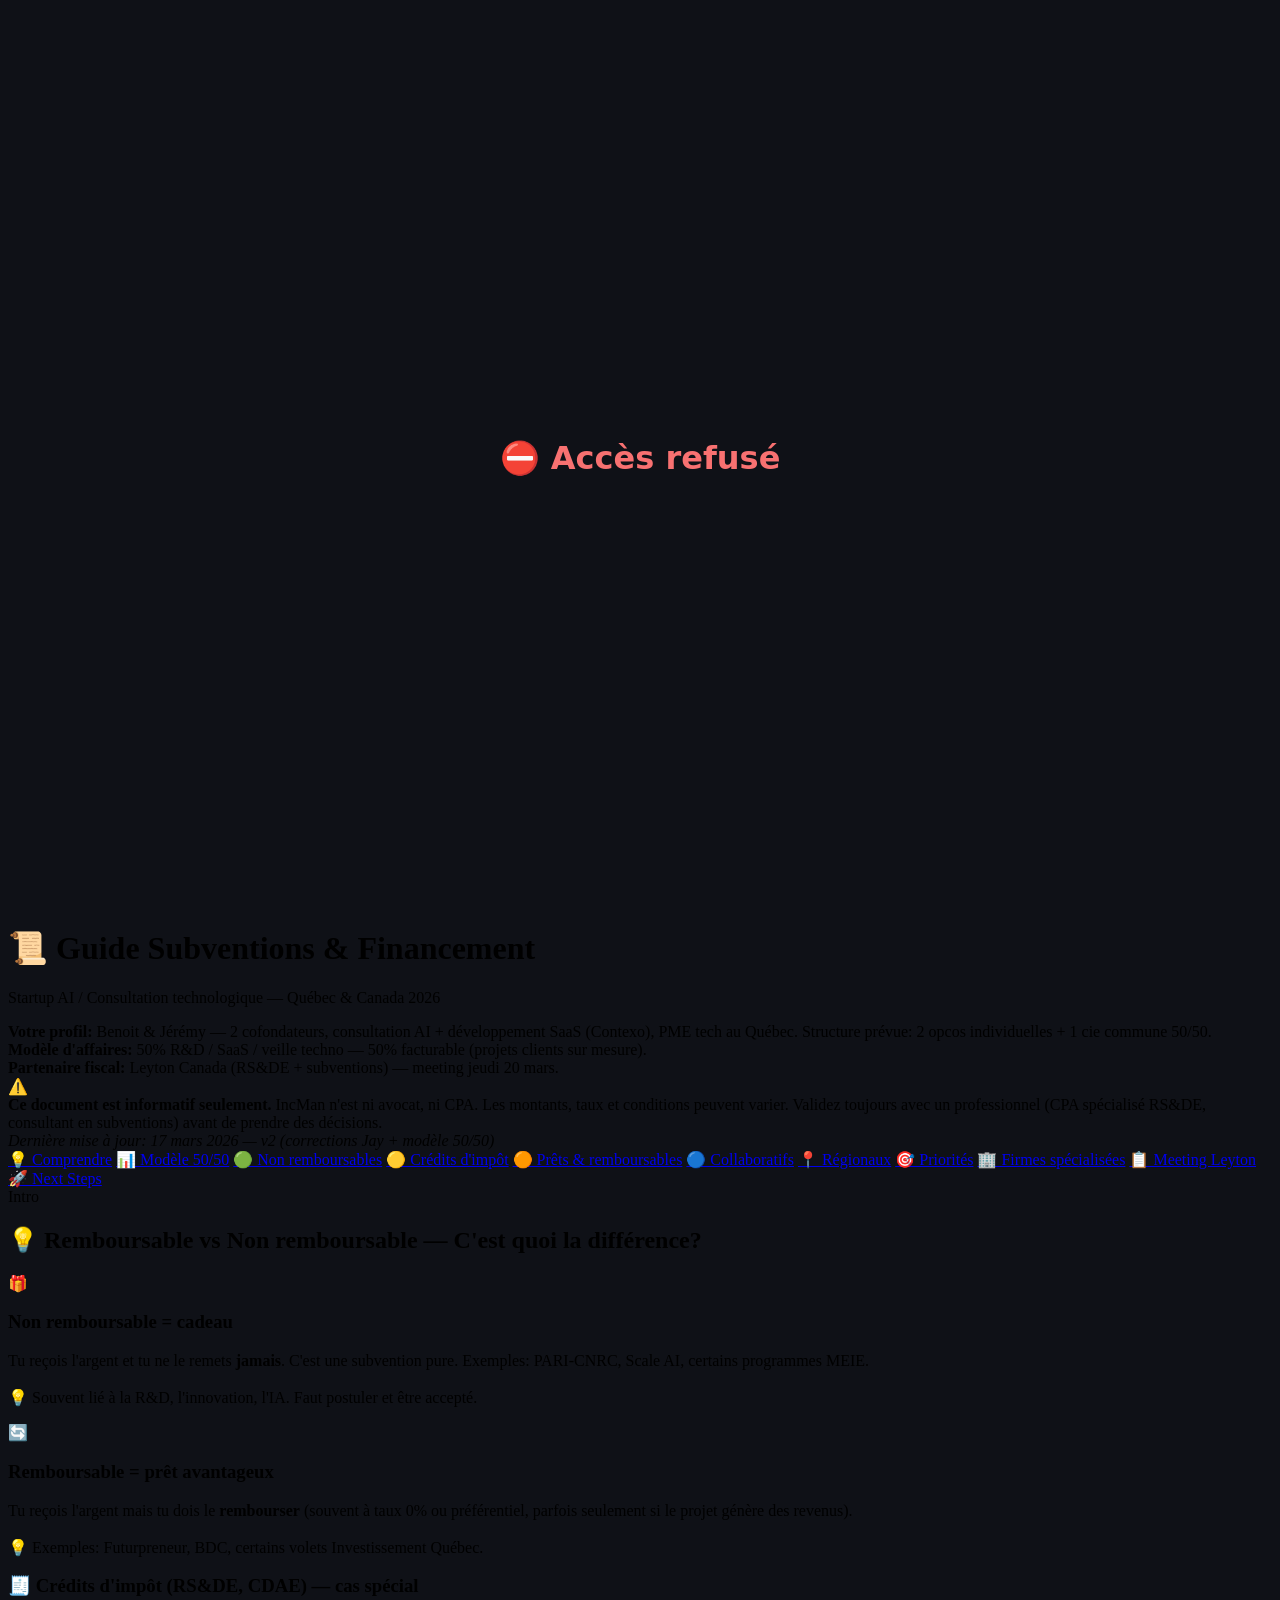
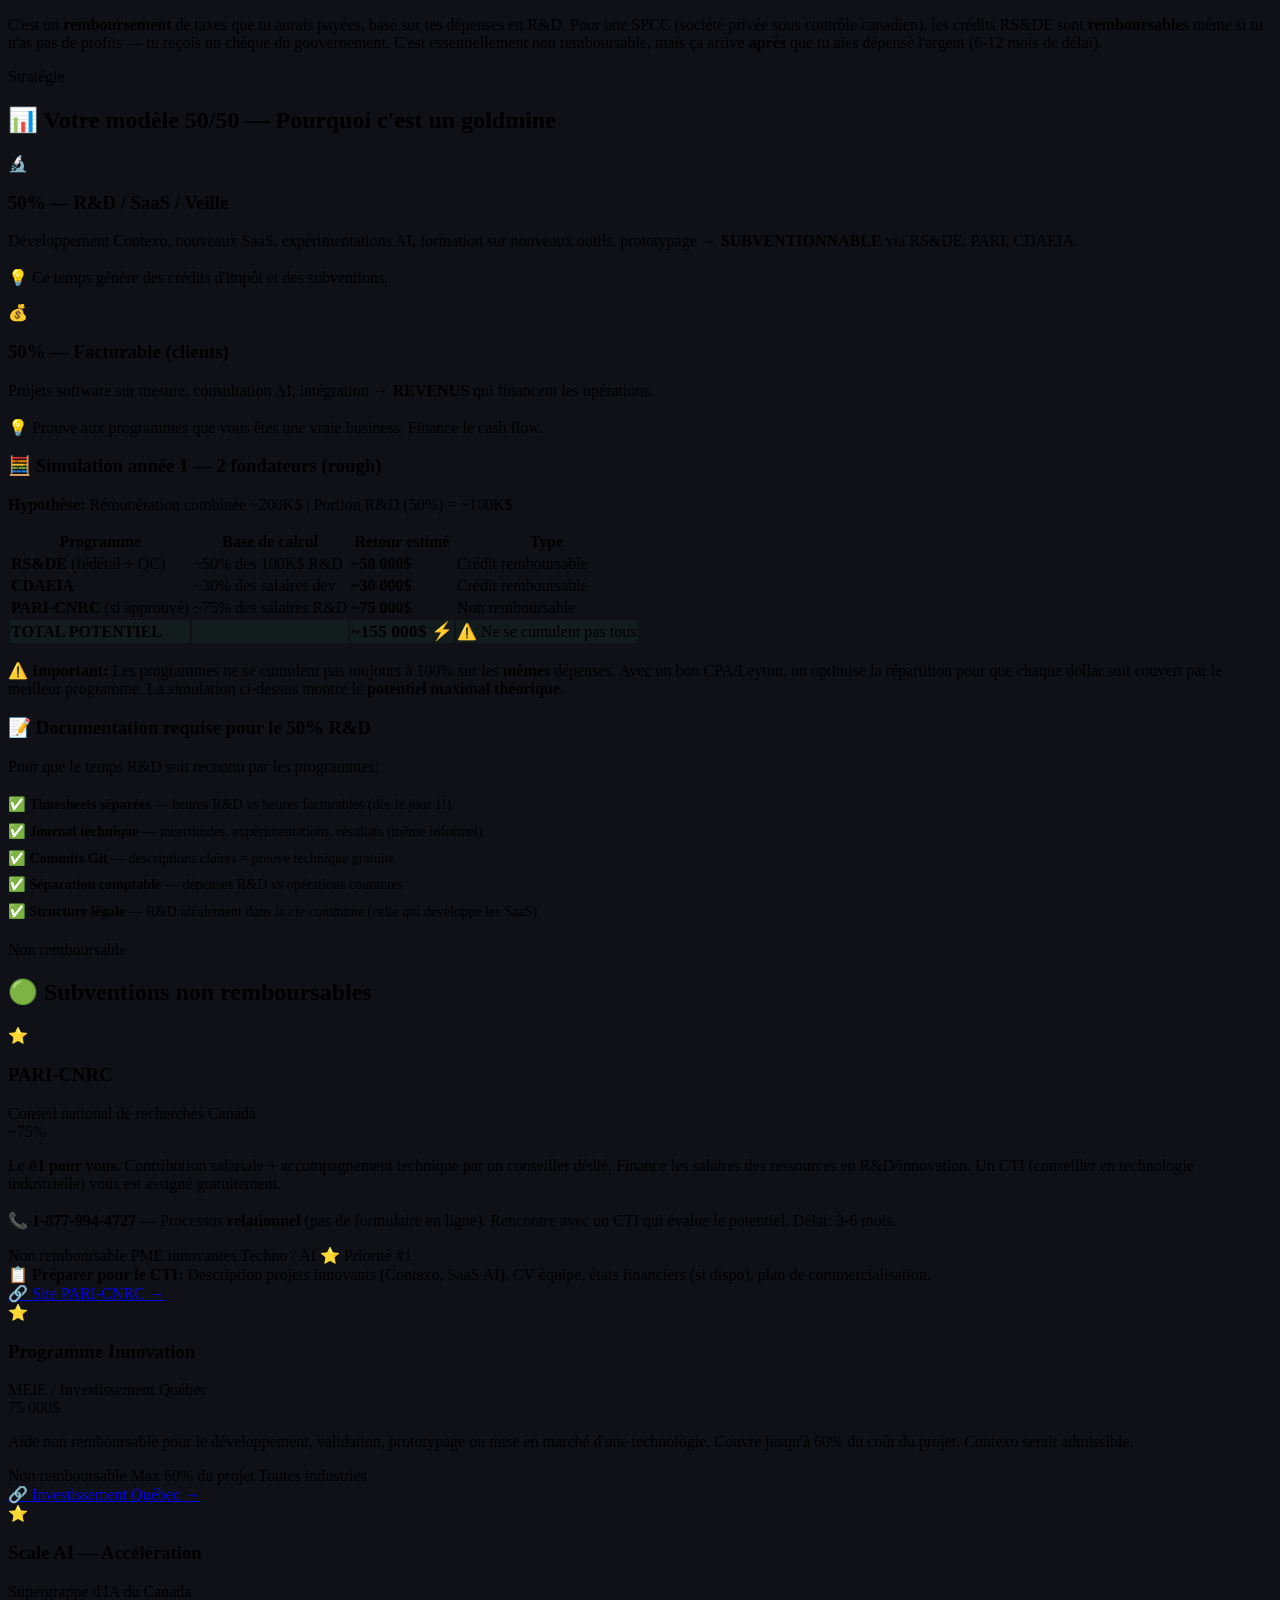
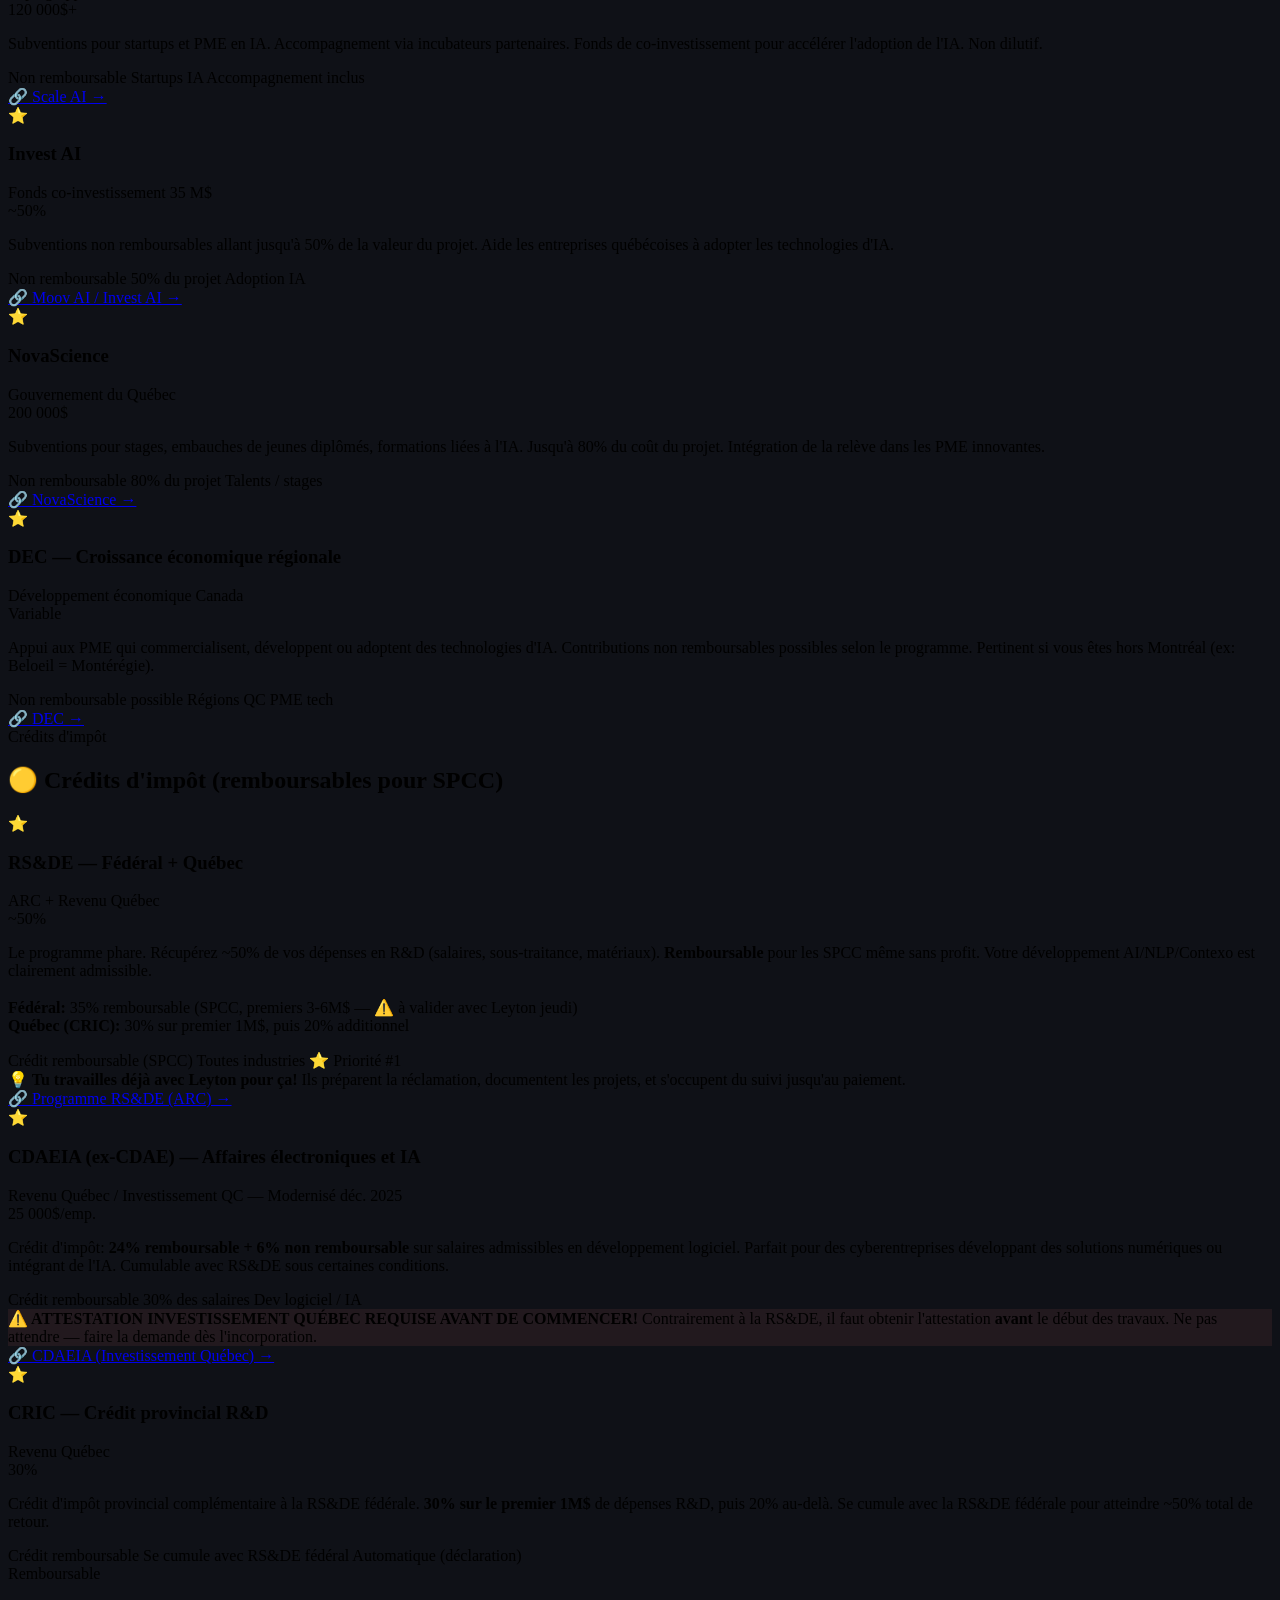
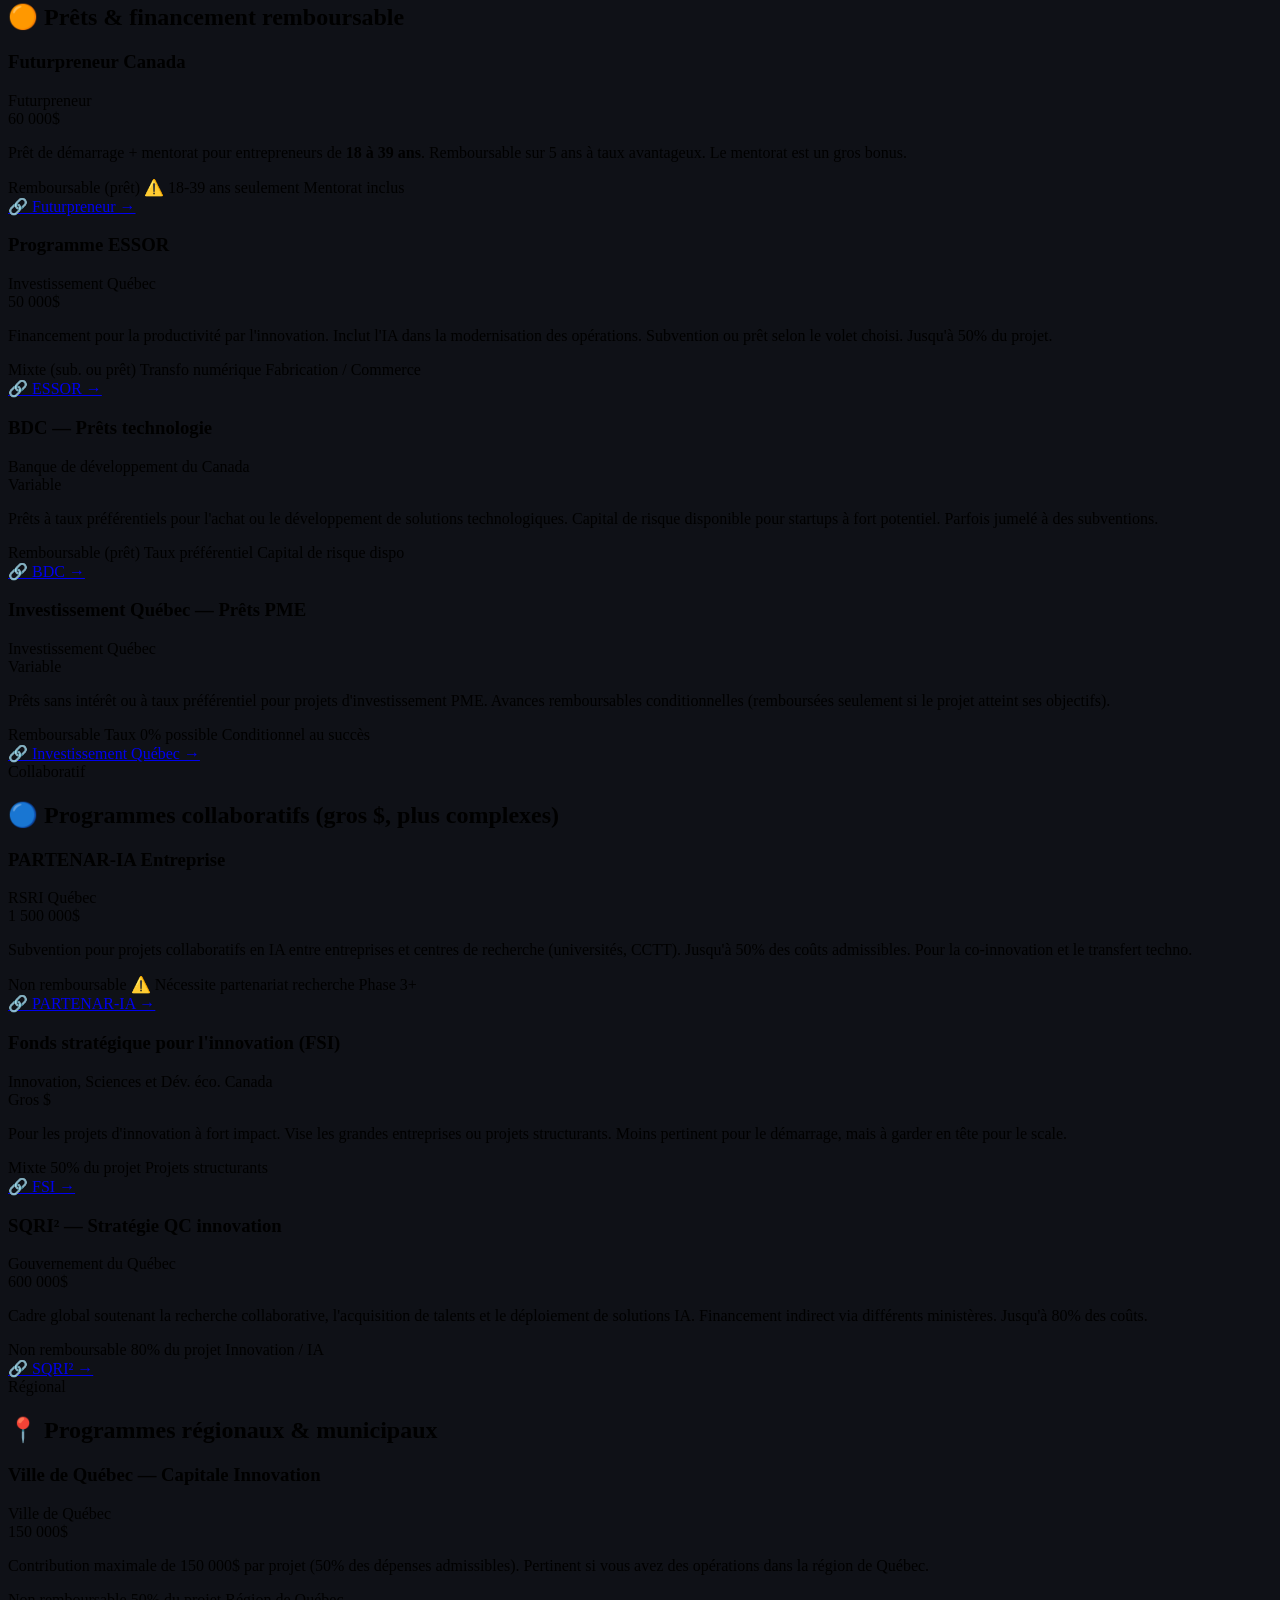
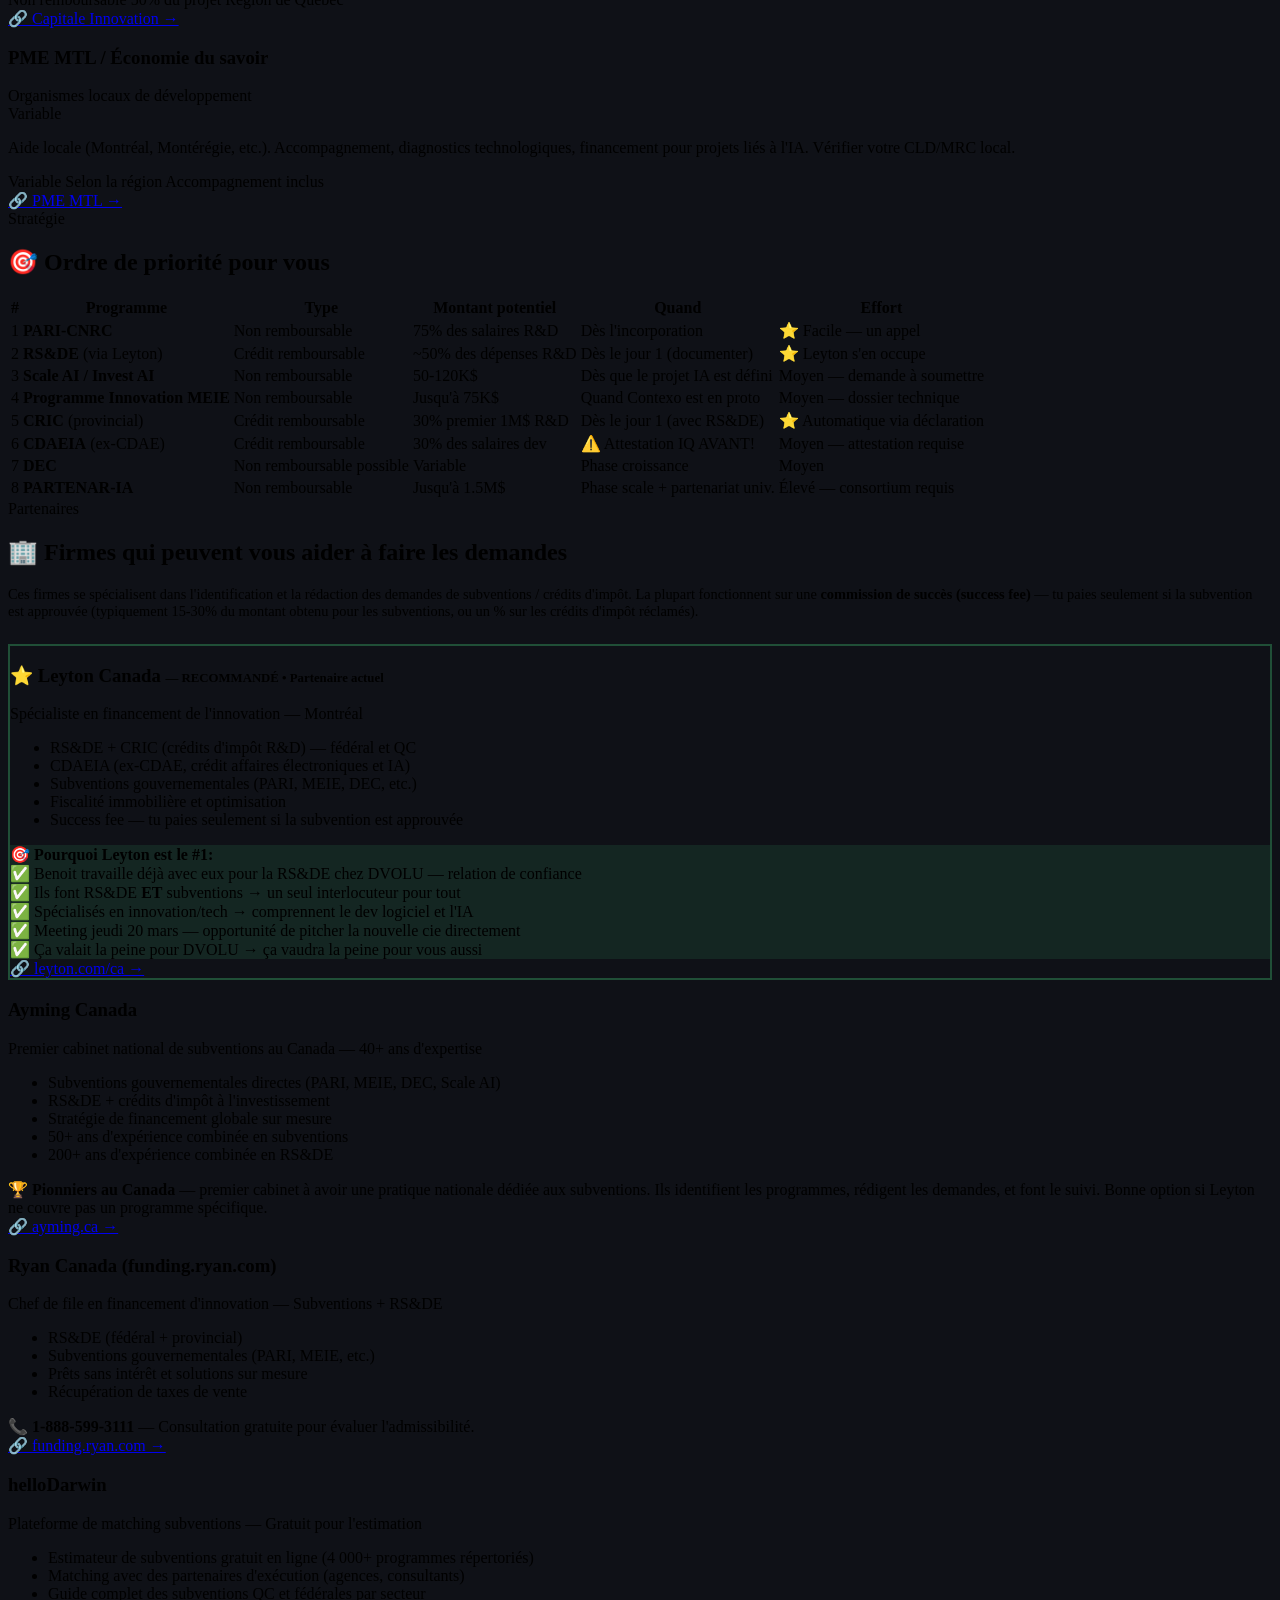
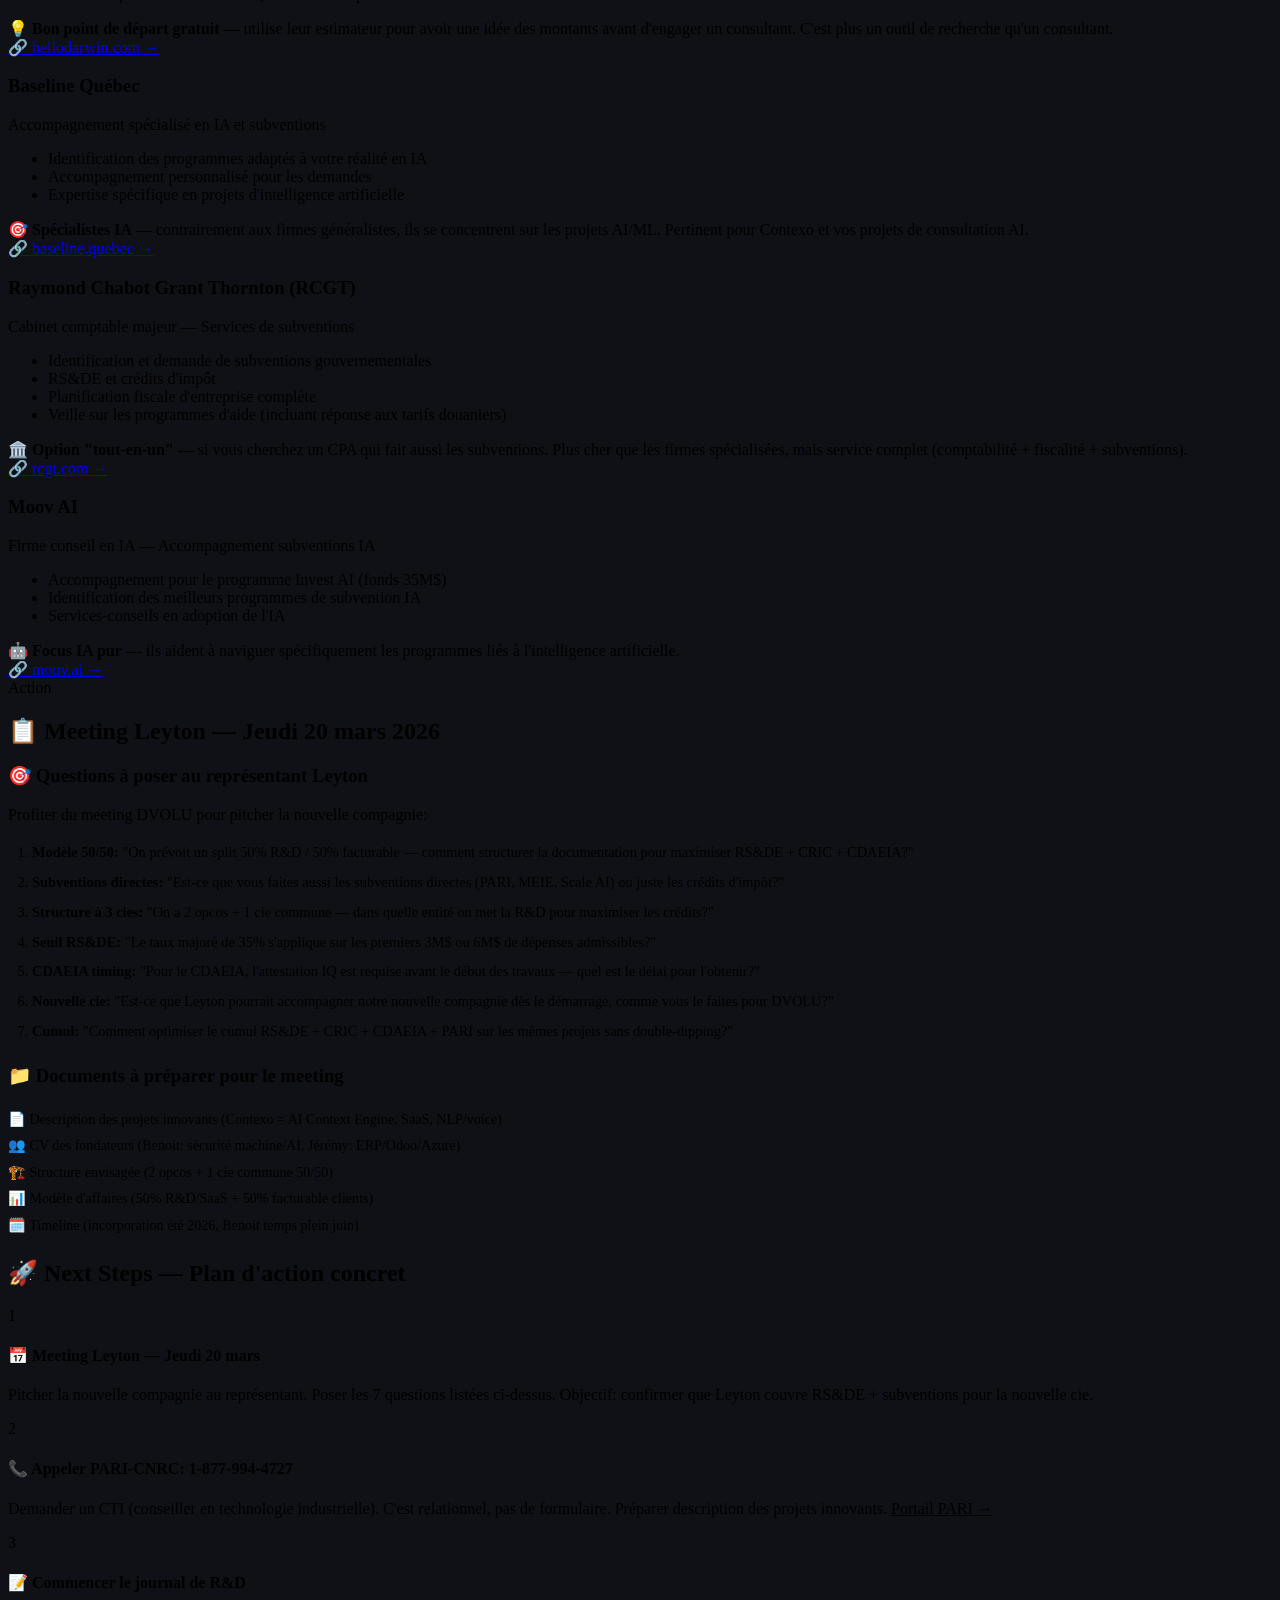
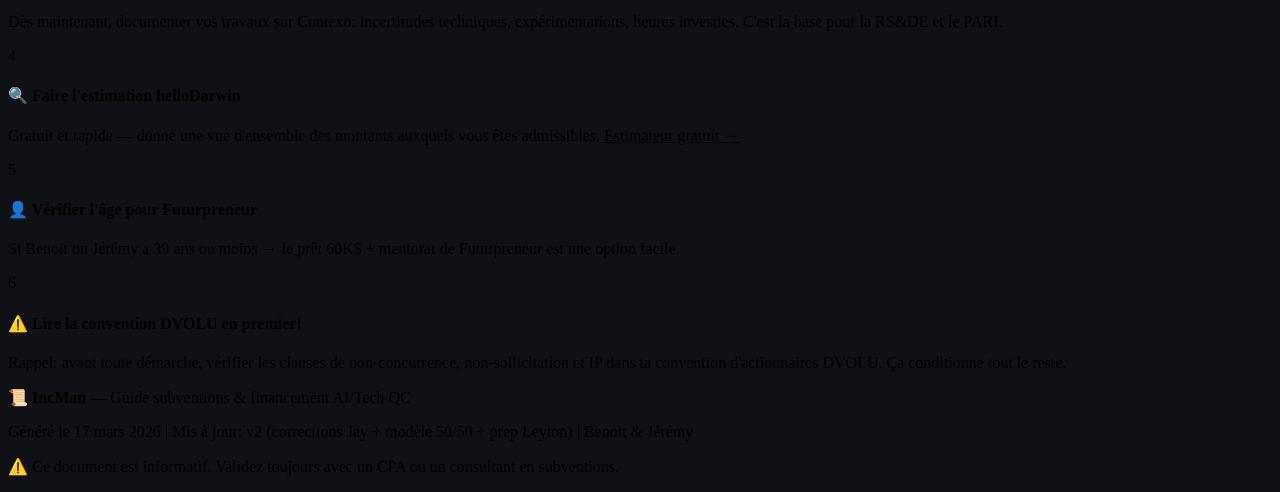
<file: subventions.html>
<!DOCTYPE html>
<html lang="fr">
<head>
    <meta charset="UTF-8">
    <meta name="viewport" content="width=device-width, initial-scale=1.0">
    <title>📜 IncMan — Guide Subventions & Financement AI/Tech QC</title>
    <script>
        // Password protection
        const PASS = 'IncMan$ubv2026!QcAiTech';
        const AUTH_KEY = 'incman_subs_auth';
        if (localStorage.getItem(AUTH_KEY) !== 'true') {
            const input = prompt('🔒 Mot de passe requis:');
            if (input !== PASS) {
                document.documentElement.innerHTML = '<body style="background:#0f1117;color:#f87171;display:flex;align-items:center;justify-content:center;height:100vh;font-family:system-ui;"><h1>⛔ Accès refusé</h1></body>';
                throw new Error('unauthorized');
            }
            localStorage.setItem(AUTH_KEY, 'true');
        }
    </script>
    <style>
        :root {
            --bg: #0f1117;
            --card: #1a1d27;
            --card-border: #2a2d3a;
            --accent-green: #4ade80;
            --accent-yellow: #fbbf24;
            --accent-orange: #f97316;
            --accent-blue: #60a5fa;
            --accent-purple: #a78bfa;
            --accent-red: #f87171;
            --accent-cyan: #22d3ee;
            --text: #e2e8f0;
            --text-muted: #94a3b8;
            --text-dim: #64748b;
            --highlight: #fbbf24;
        }

        * { margin: 0; padding: 0; box-sizing: border-box; }

        body {
            font-family: 'Inter', -apple-system, BlinkMacSystemFont, 'Segoe UI', system-ui, sans-serif;
            background: var(--bg);
            color: var(--text);
            line-height: 1.6;
            padding: 2rem;
            max-width: 1200px;
            margin: 0 auto;
        }

        /* HEADER */
        .header {
            text-align: center;
            padding: 2.5rem 2rem;
            background: linear-gradient(135deg, #1e293b 0%, #0f172a 100%);
            border-radius: 16px;
            border: 1px solid var(--card-border);
            margin-bottom: 2rem;
        }
        .header h1 {
            font-size: 2rem;
            font-weight: 800;
            background: linear-gradient(135deg, var(--accent-green), var(--accent-cyan));
            -webkit-background-clip: text;
            -webkit-text-fill-color: transparent;
            margin-bottom: 0.5rem;
        }
        .header .subtitle {
            color: var(--text-muted);
            font-size: 1rem;
        }
        .header .context {
            margin-top: 1rem;
            padding: 1rem;
            background: rgba(74, 222, 128, 0.08);
            border-radius: 8px;
            border-left: 3px solid var(--accent-green);
            text-align: left;
            font-size: 0.9rem;
            color: var(--text-muted);
        }
        .header .context strong { color: var(--accent-green); }

        /* DISCLAIMER */
        .disclaimer {
            background: rgba(248, 113, 113, 0.08);
            border: 1px solid rgba(248, 113, 113, 0.25);
            border-radius: 12px;
            padding: 1rem 1.5rem;
            margin-bottom: 2rem;
            font-size: 0.85rem;
            color: var(--accent-red);
            display: flex;
            align-items: flex-start;
            gap: 0.75rem;
        }
        .disclaimer .icon { font-size: 1.2rem; flex-shrink: 0; margin-top: 2px; }

        /* NAV */
        .nav {
            display: flex;
            flex-wrap: wrap;
            gap: 0.5rem;
            margin-bottom: 2rem;
            position: sticky;
            top: 0;
            background: var(--bg);
            padding: 0.75rem 0;
            z-index: 10;
            border-bottom: 1px solid var(--card-border);
        }
        .nav a {
            padding: 0.5rem 1rem;
            background: var(--card);
            border: 1px solid var(--card-border);
            border-radius: 8px;
            color: var(--text-muted);
            text-decoration: none;
            font-size: 0.85rem;
            transition: all 0.2s;
        }
        .nav a:hover {
            background: rgba(74, 222, 128, 0.1);
            border-color: var(--accent-green);
            color: var(--accent-green);
        }

        /* SECTIONS */
        .section {
            margin-bottom: 2.5rem;
        }
        .section-header {
            display: flex;
            align-items: center;
            gap: 0.75rem;
            margin-bottom: 1.25rem;
            padding-bottom: 0.75rem;
            border-bottom: 2px solid var(--card-border);
        }
        .section-header .badge {
            display: inline-flex;
            align-items: center;
            padding: 0.25rem 0.75rem;
            border-radius: 20px;
            font-size: 0.75rem;
            font-weight: 700;
            text-transform: uppercase;
            letter-spacing: 0.5px;
        }
        .badge-green { background: rgba(74, 222, 128, 0.15); color: var(--accent-green); }
        .badge-yellow { background: rgba(251, 191, 36, 0.15); color: var(--accent-yellow); }
        .badge-orange { background: rgba(249, 115, 22, 0.15); color: var(--accent-orange); }
        .badge-blue { background: rgba(96, 165, 250, 0.15); color: var(--accent-blue); }
        .badge-purple { background: rgba(167, 139, 250, 0.15); color: var(--accent-purple); }
        .badge-cyan { background: rgba(34, 211, 238, 0.15); color: var(--accent-cyan); }
        .section-header h2 {
            font-size: 1.35rem;
            font-weight: 700;
        }

        /* CARDS */
        .card-grid {
            display: grid;
            grid-template-columns: repeat(auto-fill, minmax(340px, 1fr));
            gap: 1rem;
        }
        .card {
            background: var(--card);
            border: 1px solid var(--card-border);
            border-radius: 12px;
            padding: 1.25rem;
            transition: all 0.2s;
            position: relative;
            overflow: hidden;
        }
        .card:hover {
            border-color: rgba(255,255,255,0.15);
            transform: translateY(-2px);
            box-shadow: 0 8px 24px rgba(0,0,0,0.3);
        }
        .card .card-top {
            display: flex;
            justify-content: space-between;
            align-items: flex-start;
            margin-bottom: 0.75rem;
        }
        .card h3 {
            font-size: 1.05rem;
            font-weight: 700;
            color: var(--text);
            margin-bottom: 0.25rem;
        }
        .card .org {
            font-size: 0.8rem;
            color: var(--text-dim);
        }
        .card .amount {
            font-size: 1.1rem;
            font-weight: 800;
            white-space: nowrap;
        }
        .card .desc {
            font-size: 0.88rem;
            color: var(--text-muted);
            margin-bottom: 0.75rem;
        }
        .card .meta {
            display: flex;
            flex-wrap: wrap;
            gap: 0.4rem;
        }
        .tag {
            display: inline-flex;
            align-items: center;
            padding: 0.2rem 0.6rem;
            background: rgba(255,255,255,0.05);
            border-radius: 6px;
            font-size: 0.75rem;
            color: var(--text-muted);
        }
        .tag.green { background: rgba(74, 222, 128, 0.1); color: var(--accent-green); }
        .tag.yellow { background: rgba(251, 191, 36, 0.1); color: var(--accent-yellow); }
        .tag.red { background: rgba(248, 113, 113, 0.1); color: var(--accent-red); }
        .tag.blue { background: rgba(96, 165, 250, 0.1); color: var(--accent-blue); }

        .card .link {
            display: inline-flex;
            align-items: center;
            gap: 0.3rem;
            margin-top: 0.75rem;
            font-size: 0.82rem;
            color: var(--accent-cyan);
            text-decoration: none;
        }
        .card .link:hover { text-decoration: underline; }

        /* RELEVANCE INDICATOR */
        .relevance {
            position: absolute;
            top: 0;
            right: 0;
            width: 0;
            height: 0;
            border-left: 40px solid transparent;
            border-top: 40px solid;
        }
        .relevance.high { border-top-color: var(--accent-green); }
        .relevance.medium { border-top-color: var(--accent-yellow); }
        .relevance.low { border-top-color: var(--text-dim); }
        .relevance .star {
            position: absolute;
            top: -34px;
            right: 6px;
            font-size: 0.7rem;
        }

        /* PRIORITY TABLE */
        .priority-table {
            width: 100%;
            border-collapse: separate;
            border-spacing: 0;
            border-radius: 12px;
            overflow: hidden;
            border: 1px solid var(--card-border);
            margin-bottom: 1.5rem;
        }
        .priority-table th {
            background: #1e293b;
            padding: 0.75rem 1rem;
            text-align: left;
            font-size: 0.8rem;
            font-weight: 700;
            text-transform: uppercase;
            letter-spacing: 0.5px;
            color: var(--text-muted);
        }
        .priority-table td {
            padding: 0.75rem 1rem;
            font-size: 0.9rem;
            border-top: 1px solid var(--card-border);
            background: var(--card);
        }
        .priority-table tr:hover td {
            background: rgba(255,255,255,0.03);
        }
        .priority-num {
            display: inline-flex;
            align-items: center;
            justify-content: center;
            width: 28px;
            height: 28px;
            border-radius: 50%;
            font-weight: 800;
            font-size: 0.85rem;
        }
        .priority-num.p1 { background: rgba(74, 222, 128, 0.2); color: var(--accent-green); }
        .priority-num.p2 { background: rgba(251, 191, 36, 0.2); color: var(--accent-yellow); }
        .priority-num.p3 { background: rgba(96, 165, 250, 0.2); color: var(--accent-blue); }

        /* FIRMS SECTION */
        .firm-card {
            background: var(--card);
            border: 1px solid var(--card-border);
            border-radius: 12px;
            padding: 1.5rem;
            margin-bottom: 1rem;
        }
        .firm-card h3 {
            font-size: 1.1rem;
            font-weight: 700;
            margin-bottom: 0.3rem;
        }
        .firm-card .firm-type {
            font-size: 0.8rem;
            color: var(--accent-purple);
            margin-bottom: 0.75rem;
        }
        .firm-card .firm-services {
            list-style: none;
            padding: 0;
        }
        .firm-card .firm-services li {
            padding: 0.3rem 0;
            font-size: 0.88rem;
            color: var(--text-muted);
            display: flex;
            align-items: flex-start;
            gap: 0.5rem;
        }
        .firm-card .firm-services li::before {
            content: "→";
            color: var(--accent-cyan);
            flex-shrink: 0;
        }
        .firm-highlight {
            margin-top: 0.75rem;
            padding: 0.75rem;
            background: rgba(167, 139, 250, 0.08);
            border-radius: 8px;
            font-size: 0.85rem;
            color: var(--text-muted);
        }
        .firm-highlight strong { color: var(--accent-purple); }
        .firm-card .firm-link {
            display: inline-flex;
            align-items: center;
            gap: 0.3rem;
            margin-top: 0.75rem;
            font-size: 0.82rem;
            color: var(--accent-cyan);
            text-decoration: none;
        }
        .firm-card .firm-link:hover { text-decoration: underline; }

        /* NEXT STEPS */
        .steps {
            background: linear-gradient(135deg, rgba(74, 222, 128, 0.08), rgba(34, 211, 238, 0.05));
            border: 1px solid rgba(74, 222, 128, 0.2);
            border-radius: 12px;
            padding: 1.5rem;
        }
        .steps h2 {
            font-size: 1.2rem;
            margin-bottom: 1rem;
            color: var(--accent-green);
        }
        .step-item {
            display: flex;
            gap: 1rem;
            margin-bottom: 1rem;
            align-items: flex-start;
        }
        .step-num {
            display: flex;
            align-items: center;
            justify-content: center;
            width: 36px;
            height: 36px;
            background: rgba(74, 222, 128, 0.15);
            border-radius: 50%;
            font-weight: 800;
            font-size: 0.9rem;
            color: var(--accent-green);
            flex-shrink: 0;
        }
        .step-content h4 {
            font-size: 0.95rem;
            font-weight: 700;
            margin-bottom: 0.2rem;
        }
        .step-content p {
            font-size: 0.85rem;
            color: var(--text-muted);
        }

        /* FOOTER */
        .footer {
            text-align: center;
            padding: 2rem;
            color: var(--text-dim);
            font-size: 0.8rem;
            border-top: 1px solid var(--card-border);
            margin-top: 2rem;
        }

        /* RESPONSIVE */
        @media (max-width: 768px) {
            body { padding: 1rem; }
            .card-grid { grid-template-columns: 1fr; }
            .header h1 { font-size: 1.5rem; }
            .nav { flex-direction: column; }
        }

        /* COMPARISON TABLE (remboursable vs non) */
        .compare-banner {
            display: grid;
            grid-template-columns: 1fr 1fr;
            gap: 1rem;
            margin-bottom: 1.5rem;
        }
        .compare-box {
            padding: 1.25rem;
            border-radius: 12px;
            border: 1px solid var(--card-border);
        }
        .compare-box.non-remb {
            background: rgba(74, 222, 128, 0.05);
            border-color: rgba(74, 222, 128, 0.2);
        }
        .compare-box.remb {
            background: rgba(251, 191, 36, 0.05);
            border-color: rgba(251, 191, 36, 0.2);
        }
        .compare-box h3 {
            font-size: 1rem;
            margin-bottom: 0.5rem;
        }
        .compare-box p {
            font-size: 0.85rem;
            color: var(--text-muted);
        }
        .compare-box .big-icon {
            font-size: 2rem;
            margin-bottom: 0.5rem;
        }

        @media (max-width: 600px) {
            .compare-banner { grid-template-columns: 1fr; }
        }
    </style>
</head>
<body>

<!-- HEADER -->
<div class="header">
    <h1>📜 Guide Subventions & Financement</h1>
    <p class="subtitle">Startup AI / Consultation technologique — Québec & Canada 2026</p>
    <div class="context">
        <strong>Votre profil:</strong> Benoit & Jérémy — 2 cofondateurs, consultation AI + développement SaaS (Contexo), PME tech au Québec. 
        Structure prévue: 2 opcos individuelles + 1 cie commune 50/50.<br>
        <strong>Modèle d'affaires:</strong> 50% R&D / SaaS / veille techno — 50% facturable (projets clients sur mesure).<br>
        <strong>Partenaire fiscal:</strong> Leyton Canada (RS&DE + subventions) — meeting jeudi 20 mars.
    </div>
</div>

<!-- DISCLAIMER -->
<div class="disclaimer">
    <span class="icon">⚠️</span>
    <div>
        <strong>Ce document est informatif seulement.</strong> IncMan n'est ni avocat, ni CPA. 
        Les montants, taux et conditions peuvent varier. Validez toujours avec un professionnel 
        (CPA spécialisé RS&DE, consultant en subventions) avant de prendre des décisions.
        <br><em>Dernière mise à jour: 17 mars 2026 — v2 (corrections Jay + modèle 50/50)</em>
    </div>
</div>

<!-- NAV -->
<nav class="nav" id="top">
    <a href="#comprendre">💡 Comprendre</a>
    <a href="#modele5050">📊 Modèle 50/50</a>
    <a href="#non-remboursables">🟢 Non remboursables</a>
    <a href="#credits">🟡 Crédits d'impôt</a>
    <a href="#remboursables">🟠 Prêts & remboursables</a>
    <a href="#collaboratifs">🔵 Collaboratifs</a>
    <a href="#regionaux">📍 Régionaux</a>
    <a href="#priorites">🎯 Priorités</a>
    <a href="#firmes">🏢 Firmes spécialisées</a>
    <a href="#leyton">📋 Meeting Leyton</a>
    <a href="#nextsteps">🚀 Next Steps</a>
</nav>

<!-- COMPRENDRE: Remboursable vs Non -->
<section class="section" id="comprendre">
    <div class="section-header">
        <span class="badge badge-cyan">Intro</span>
        <h2>💡 Remboursable vs Non remboursable — C'est quoi la différence?</h2>
    </div>
    <div class="compare-banner">
        <div class="compare-box non-remb">
            <div class="big-icon">🎁</div>
            <h3 style="color: var(--accent-green);">Non remboursable = cadeau</h3>
            <p>Tu reçois l'argent et tu ne le remets <strong style="color:var(--accent-green);">jamais</strong>. 
            C'est une subvention pure. Exemples: PARI-CNRC, Scale AI, certains programmes MEIE. 
            <br><br>💡 Souvent lié à la R&D, l'innovation, l'IA. Faut postuler et être accepté.</p>
        </div>
        <div class="compare-box remb">
            <div class="big-icon">🔄</div>
            <h3 style="color: var(--accent-yellow);">Remboursable = prêt avantageux</h3>
            <p>Tu reçois l'argent mais tu dois le <strong style="color:var(--accent-yellow);">rembourser</strong> 
            (souvent à taux 0% ou préférentiel, parfois seulement si le projet génère des revenus).
            <br><br>💡 Exemples: Futurpreneur, BDC, certains volets Investissement Québec.</p>
        </div>
    </div>
    <div class="card" style="border-left: 3px solid var(--accent-purple);">
        <h3>🧾 Crédits d'impôt (RS&DE, CDAE) — cas spécial</h3>
        <p class="desc">C'est un <strong>remboursement</strong> de taxes que tu aurais payées, basé sur tes dépenses en R&D. 
        Pour une SPCC (société privée sous contrôle canadien), les crédits RS&DE sont <strong style="color:var(--accent-green);">remboursables</strong> 
        même si tu n'as pas de profits — tu reçois un chèque du gouvernement. C'est essentiellement non remboursable, mais ça arrive 
        <strong>après</strong> que tu aies dépensé l'argent (6-12 mois de délai).</p>
    </div>
</section>

<!-- MODÈLE 50/50 -->
<section class="section" id="modele5050">
    <div class="section-header">
        <span class="badge badge-cyan">Stratégie</span>
        <h2>📊 Votre modèle 50/50 — Pourquoi c'est un goldmine</h2>
    </div>
    
    <div class="compare-banner">
        <div class="compare-box non-remb">
            <div class="big-icon">🔬</div>
            <h3 style="color: var(--accent-green);">50% — R&D / SaaS / Veille</h3>
            <p>Développement Contexo, nouveaux SaaS, expérimentations AI, formation sur nouveaux outils, 
            prototypage → <strong style="color:var(--accent-green);">SUBVENTIONNABLE</strong> via RS&DE, PARI, CDAEIA.
            <br><br>💡 Ce temps génère des crédits d'impôt et des subventions.</p>
        </div>
        <div class="compare-box remb">
            <div class="big-icon">💰</div>
            <h3 style="color: var(--accent-yellow);">50% — Facturable (clients)</h3>
            <p>Projets software sur mesure, consultation AI, intégration → 
            <strong style="color:var(--accent-yellow);">REVENUS</strong> qui financent les opérations.
            <br><br>💡 Prouve aux programmes que vous êtes une vraie business. Finance le cash flow.</p>
        </div>
    </div>

    <div class="card" style="border-left: 3px solid var(--accent-green);">
        <h3>🧮 Simulation année 1 — 2 fondateurs (rough)</h3>
        <p class="desc" style="margin-bottom: 0;">
            <strong>Hypothèse:</strong> Rémunération combinée ~200K$ | Portion R&D (50%) = ~100K$
        </p>
        <table class="priority-table" style="margin-top: 1rem;">
            <thead>
                <tr>
                    <th>Programme</th>
                    <th>Base de calcul</th>
                    <th>Retour estimé</th>
                    <th>Type</th>
                </tr>
            </thead>
            <tbody>
                <tr>
                    <td><strong>RS&DE</strong> (fédéral + QC)</td>
                    <td>~50% des 100K$ R&D</td>
                    <td style="color: var(--accent-green); font-weight: 800;">~50 000$</td>
                    <td><span class="tag yellow">Crédit remboursable</span></td>
                </tr>
                <tr>
                    <td><strong>CDAEIA</strong></td>
                    <td>~30% des salaires dev</td>
                    <td style="color: var(--accent-green); font-weight: 800;">~30 000$</td>
                    <td><span class="tag yellow">Crédit remboursable</span></td>
                </tr>
                <tr>
                    <td><strong>PARI-CNRC</strong> (si approuvé)</td>
                    <td>~75% des salaires R&D</td>
                    <td style="color: var(--accent-green); font-weight: 800;">~75 000$</td>
                    <td><span class="tag green">Non remboursable</span></td>
                </tr>
                <tr style="background: rgba(74, 222, 128, 0.05);">
                    <td><strong>TOTAL POTENTIEL</strong></td>
                    <td></td>
                    <td style="color: var(--accent-green); font-weight: 800; font-size: 1.1rem;">~155 000$ ⚡</td>
                    <td><span class="tag red">⚠️ Ne se cumulent pas tous</span></td>
                </tr>
            </tbody>
        </table>
        <div class="firm-highlight" style="margin-top: 1rem;">
            <strong>⚠️ Important:</strong> Les programmes ne se cumulent pas toujours à 100% sur les <strong>mêmes</strong> dépenses. 
            Avec un bon CPA/Leyton, on optimise la répartition pour que chaque dollar soit couvert par le meilleur programme.
            La simulation ci-dessus montre le <strong>potentiel maximal théorique</strong>.
        </div>
    </div>

    <div class="card" style="border-left: 3px solid var(--accent-yellow); margin-top: 1rem;">
        <h3>📝 Documentation requise pour le 50% R&D</h3>
        <p class="desc">Pour que le temps R&D soit reconnu par les programmes:</p>
        <ul style="list-style: none; padding: 0;">
            <li style="padding: 0.3rem 0; font-size: 0.88rem; color: var(--text-muted);">✅ <strong>Timesheets séparées</strong> — heures R&D vs heures facturables (dès le jour 1!)</li>
            <li style="padding: 0.3rem 0; font-size: 0.88rem; color: var(--text-muted);">✅ <strong>Journal technique</strong> — incertitudes, expérimentations, résultats (même informel)</li>
            <li style="padding: 0.3rem 0; font-size: 0.88rem; color: var(--text-muted);">✅ <strong>Commits Git</strong> — descriptions claires = preuve technique gratuite</li>
            <li style="padding: 0.3rem 0; font-size: 0.88rem; color: var(--text-muted);">✅ <strong>Séparation comptable</strong> — dépenses R&D vs opérations courantes</li>
            <li style="padding: 0.3rem 0; font-size: 0.88rem; color: var(--text-muted);">✅ <strong>Structure légale</strong> — R&D idéalement dans la cie commune (celle qui développe les SaaS)</li>
        </ul>
    </div>
</section>

<!-- NON REMBOURSABLES -->
<section class="section" id="non-remboursables">
    <div class="section-header">
        <span class="badge badge-green">Non remboursable</span>
        <h2>🟢 Subventions non remboursables</h2>
    </div>
    <div class="card-grid">

        <!-- PARI-CNRC -->
        <div class="card">
            <div class="relevance high"><span class="star">⭐</span></div>
            <div class="card-top">
                <div>
                    <h3>PARI-CNRC</h3>
                    <span class="org">Conseil national de recherches Canada</span>
                </div>
                <span class="amount" style="color: var(--accent-green);">~75%</span>
            </div>
            <p class="desc">
                Le <strong>#1 pour vous</strong>. Contribution salariale + accompagnement technique par un conseiller dédié. 
                Finance les salaires des ressources en R&D/innovation. Un CTI (conseiller en technologie industrielle) 
                vous est assigné gratuitement.
                <br><br>
                <strong>📞 1-877-994-4727</strong> — Processus <strong>relationnel</strong> (pas de formulaire en ligne). 
                Rencontre avec un CTI qui évalue le potentiel. Délai: 3-6 mois.
            </p>
            <div class="meta">
                <span class="tag green">Non remboursable</span>
                <span class="tag blue">PME innovantes</span>
                <span class="tag">Techno / AI</span>
                <span class="tag green">⭐ Priorité #1</span>
            </div>
            <div class="firm-highlight">
                <strong>📋 Préparer pour le CTI:</strong> Description projets innovants (Contexo, SaaS AI), 
                CV équipe, états financiers (si dispo), plan de commercialisation.
            </div>
            <a class="link" href="https://nrc.canada.ca/fr/soutien-linnovation-technologique" target="_blank">🔗 Site PARI-CNRC →</a>
        </div>

        <!-- Programme Innovation MEIE -->
        <div class="card">
            <div class="relevance high"><span class="star">⭐</span></div>
            <div class="card-top">
                <div>
                    <h3>Programme Innovation</h3>
                    <span class="org">MEIE / Investissement Québec</span>
                </div>
                <span class="amount" style="color: var(--accent-green);">75 000$</span>
            </div>
            <p class="desc">
                Aide non remboursable pour le développement, validation, prototypage ou mise en marché d'une technologie.
                Couvre jusqu'à 60% du coût du projet. Contexo serait admissible.
            </p>
            <div class="meta">
                <span class="tag green">Non remboursable</span>
                <span class="tag">Max 60% du projet</span>
                <span class="tag">Toutes industries</span>
            </div>
            <a class="link" href="https://www.investquebec.com/quebec/fr/produits-financiers/toutes-nos-solutions/Programme-Innovations.html" target="_blank">🔗 Investissement Québec →</a>
        </div>

        <!-- Scale AI Accélération -->
        <div class="card">
            <div class="relevance high"><span class="star">⭐</span></div>
            <div class="card-top">
                <div>
                    <h3>Scale AI — Accélération</h3>
                    <span class="org">Supergrappe d'IA du Canada</span>
                </div>
                <span class="amount" style="color: var(--accent-green);">120 000$+</span>
            </div>
            <p class="desc">
                Subventions pour startups et PME en IA. Accompagnement via incubateurs partenaires.
                Fonds de co-investissement pour accélérer l'adoption de l'IA. Non dilutif.
            </p>
            <div class="meta">
                <span class="tag green">Non remboursable</span>
                <span class="tag blue">Startups IA</span>
                <span class="tag">Accompagnement inclus</span>
            </div>
            <a class="link" href="https://www.scaleai.ca/fr/" target="_blank">🔗 Scale AI →</a>
        </div>

        <!-- Invest AI -->
        <div class="card">
            <div class="relevance medium"><span class="star">⭐</span></div>
            <div class="card-top">
                <div>
                    <h3>Invest AI</h3>
                    <span class="org">Fonds co-investissement 35 M$</span>
                </div>
                <span class="amount" style="color: var(--accent-green);">~50%</span>
            </div>
            <p class="desc">
                Subventions non remboursables allant jusqu'à 50% de la valeur du projet. 
                Aide les entreprises québécoises à adopter les technologies d'IA.
            </p>
            <div class="meta">
                <span class="tag green">Non remboursable</span>
                <span class="tag">50% du projet</span>
                <span class="tag blue">Adoption IA</span>
            </div>
            <a class="link" href="https://go.moov.ai/financer-projet-intelligence-artificielle" target="_blank">🔗 Moov AI / Invest AI →</a>
        </div>

        <!-- NovaScience -->
        <div class="card">
            <div class="relevance medium"><span class="star">⭐</span></div>
            <div class="card-top">
                <div>
                    <h3>NovaScience</h3>
                    <span class="org">Gouvernement du Québec</span>
                </div>
                <span class="amount" style="color: var(--accent-green);">200 000$</span>
            </div>
            <p class="desc">
                Subventions pour stages, embauches de jeunes diplômés, formations liées à l'IA.
                Jusqu'à 80% du coût du projet. Intégration de la relève dans les PME innovantes.
            </p>
            <div class="meta">
                <span class="tag green">Non remboursable</span>
                <span class="tag">80% du projet</span>
                <span class="tag">Talents / stages</span>
            </div>
            <a class="link" href="https://www.quebec.ca/entreprises-et-travailleurs-autonomes/aide-financiere/recherche-innovation/programme-novascience" target="_blank">🔗 NovaScience →</a>
        </div>

        <!-- DEC -->
        <div class="card">
            <div class="relevance medium"><span class="star">⭐</span></div>
            <div class="card-top">
                <div>
                    <h3>DEC — Croissance économique régionale</h3>
                    <span class="org">Développement économique Canada</span>
                </div>
                <span class="amount" style="color: var(--accent-green);">Variable</span>
            </div>
            <p class="desc">
                Appui aux PME qui commercialisent, développent ou adoptent des technologies d'IA.
                Contributions non remboursables possibles selon le programme. 
                Pertinent si vous êtes hors Montréal (ex: Beloeil = Montérégie).
            </p>
            <div class="meta">
                <span class="tag green">Non remboursable possible</span>
                <span class="tag">Régions QC</span>
                <span class="tag blue">PME tech</span>
            </div>
            <a class="link" href="https://dec.canada.ca/" target="_blank">🔗 DEC →</a>
        </div>

    </div>
</section>

<!-- CRÉDITS D'IMPÔT -->
<section class="section" id="credits">
    <div class="section-header">
        <span class="badge badge-yellow">Crédits d'impôt</span>
        <h2>🟡 Crédits d'impôt (remboursables pour SPCC)</h2>
    </div>
    <div class="card-grid">

        <!-- RS&DE -->
        <div class="card">
            <div class="relevance high"><span class="star">⭐</span></div>
            <div class="card-top">
                <div>
                    <h3>RS&DE — Fédéral + Québec</h3>
                    <span class="org">ARC + Revenu Québec</span>
                </div>
                <span class="amount" style="color: var(--accent-yellow);">~50%</span>
            </div>
            <p class="desc">
                Le programme phare. Récupérez ~50% de vos dépenses en R&D (salaires, sous-traitance, matériaux).
                <strong>Remboursable</strong> pour les SPCC même sans profit. 
                Votre développement AI/NLP/Contexo est clairement admissible.
                <br><br>
                <strong>Fédéral:</strong> 35% remboursable (SPCC, premiers 3-6M$ — ⚠️ à valider avec Leyton jeudi)<br>
                <strong>Québec (CRIC):</strong> 30% sur premier 1M$, puis 20% additionnel
            </p>
            <div class="meta">
                <span class="tag yellow">Crédit remboursable (SPCC)</span>
                <span class="tag">Toutes industries</span>
                <span class="tag green">⭐ Priorité #1</span>
            </div>
            <div class="firm-highlight">
                <strong>💡 Tu travailles déjà avec Leyton pour ça!</strong> Ils préparent la réclamation, 
                documentent les projets, et s'occupent du suivi jusqu'au paiement.
            </div>
            <a class="link" href="https://www.canada.ca/fr/agence-revenu/services/recherche-scientifique-developpement-experimental-programme-encouragements-fiscaux.html" target="_blank">🔗 Programme RS&DE (ARC) →</a>
        </div>

        <!-- CDAEIA (ex-CDAE) -->
        <div class="card">
            <div class="relevance high"><span class="star">⭐</span></div>
            <div class="card-top">
                <div>
                    <h3>CDAEIA (ex-CDAE) — Affaires électroniques et IA</h3>
                    <span class="org">Revenu Québec / Investissement QC — Modernisé déc. 2025</span>
                </div>
                <span class="amount" style="color: var(--accent-yellow);">25 000$/emp.</span>
            </div>
            <p class="desc">
                Crédit d'impôt: <strong>24% remboursable + 6% non remboursable</strong> sur salaires admissibles en développement logiciel.
                Parfait pour des cyberentreprises développant des solutions numériques ou intégrant de l'IA.
                Cumulable avec RS&DE sous certaines conditions.
            </p>
            <div class="meta">
                <span class="tag yellow">Crédit remboursable</span>
                <span class="tag">30% des salaires</span>
                <span class="tag blue">Dev logiciel / IA</span>
            </div>
            <div class="firm-highlight" style="background: rgba(248, 113, 113, 0.08);">
                <strong style="color: var(--accent-red);">⚠️ ATTESTATION INVESTISSEMENT QUÉBEC REQUISE AVANT DE COMMENCER!</strong> 
                Contrairement à la RS&DE, il faut obtenir l'attestation <strong>avant</strong> le début des travaux. 
                Ne pas attendre — faire la demande dès l'incorporation.
            </div>
            <a class="link" href="https://www.investquebec.com/quebec/fr/produits-financiers/pme-et-grandes-entreprises/credits-d-impot/developpement-des-affaires-electroniques.html" target="_blank">🔗 CDAEIA (Investissement Québec) →</a>
        </div>

        <!-- CRIC (provincial) -->
        <div class="card">
            <div class="relevance high"><span class="star">⭐</span></div>
            <div class="card-top">
                <div>
                    <h3>CRIC — Crédit provincial R&D</h3>
                    <span class="org">Revenu Québec</span>
                </div>
                <span class="amount" style="color: var(--accent-yellow);">30%</span>
            </div>
            <p class="desc">
                Crédit d'impôt provincial complémentaire à la RS&DE fédérale. 
                <strong>30% sur le premier 1M$</strong> de dépenses R&D, puis 20% au-delà.
                Se cumule avec la RS&DE fédérale pour atteindre ~50% total de retour.
            </p>
            <div class="meta">
                <span class="tag yellow">Crédit remboursable</span>
                <span class="tag">Se cumule avec RS&DE fédéral</span>
                <span class="tag">Automatique (déclaration)</span>
            </div>
        </div>

    </div>
</section>

<!-- REMBOURSABLES / PRÊTS -->
<section class="section" id="remboursables">
    <div class="section-header">
        <span class="badge badge-orange">Remboursable</span>
        <h2>🟠 Prêts & financement remboursable</h2>
    </div>
    <div class="card-grid">

        <!-- Futurpreneur -->
        <div class="card">
            <div class="card-top">
                <div>
                    <h3>Futurpreneur Canada</h3>
                    <span class="org">Futurpreneur</span>
                </div>
                <span class="amount" style="color: var(--accent-orange);">60 000$</span>
            </div>
            <p class="desc">
                Prêt de démarrage + mentorat pour entrepreneurs de <strong>18 à 39 ans</strong>. 
                Remboursable sur 5 ans à taux avantageux. Le mentorat est un gros bonus.
            </p>
            <div class="meta">
                <span class="tag yellow">Remboursable (prêt)</span>
                <span class="tag red">⚠️ 18-39 ans seulement</span>
                <span class="tag">Mentorat inclus</span>
            </div>
            <a class="link" href="https://futurpreneur.ca/fr/" target="_blank">🔗 Futurpreneur →</a>
        </div>

        <!-- ESSOR -->
        <div class="card">
            <div class="card-top">
                <div>
                    <h3>Programme ESSOR</h3>
                    <span class="org">Investissement Québec</span>
                </div>
                <span class="amount" style="color: var(--accent-orange);">50 000$</span>
            </div>
            <p class="desc">
                Financement pour la productivité par l'innovation. Inclut l'IA dans la modernisation 
                des opérations. Subvention ou prêt selon le volet choisi. Jusqu'à 50% du projet.
            </p>
            <div class="meta">
                <span class="tag yellow">Mixte (sub. ou prêt)</span>
                <span class="tag">Transfo numérique</span>
                <span class="tag">Fabrication / Commerce</span>
            </div>
            <a class="link" href="https://www.investquebec.com/quebec/fr/produits-financiers/toutes-nos-solutions/Programme-de-financement-ESSOR.html" target="_blank">🔗 ESSOR →</a>
        </div>

        <!-- BDC -->
        <div class="card">
            <div class="card-top">
                <div>
                    <h3>BDC — Prêts technologie</h3>
                    <span class="org">Banque de développement du Canada</span>
                </div>
                <span class="amount" style="color: var(--accent-orange);">Variable</span>
            </div>
            <p class="desc">
                Prêts à taux préférentiels pour l'achat ou le développement de solutions technologiques.
                Capital de risque disponible pour startups à fort potentiel.
                Parfois jumelé à des subventions.
            </p>
            <div class="meta">
                <span class="tag yellow">Remboursable (prêt)</span>
                <span class="tag">Taux préférentiel</span>
                <span class="tag blue">Capital de risque dispo</span>
            </div>
            <a class="link" href="https://www.bdc.ca/fr" target="_blank">🔗 BDC →</a>
        </div>

        <!-- Investissement Québec -->
        <div class="card">
            <div class="card-top">
                <div>
                    <h3>Investissement Québec — Prêts PME</h3>
                    <span class="org">Investissement Québec</span>
                </div>
                <span class="amount" style="color: var(--accent-orange);">Variable</span>
            </div>
            <p class="desc">
                Prêts sans intérêt ou à taux préférentiel pour projets d'investissement PME.
                Avances remboursables conditionnelles (remboursées seulement si le projet atteint ses objectifs).
            </p>
            <div class="meta">
                <span class="tag yellow">Remboursable</span>
                <span class="tag">Taux 0% possible</span>
                <span class="tag">Conditionnel au succès</span>
            </div>
            <a class="link" href="https://www.investquebec.com" target="_blank">🔗 Investissement Québec →</a>
        </div>

    </div>
</section>

<!-- COLLABORATIFS -->
<section class="section" id="collaboratifs">
    <div class="section-header">
        <span class="badge badge-blue">Collaboratif</span>
        <h2>🔵 Programmes collaboratifs (gros $, plus complexes)</h2>
    </div>
    <div class="card-grid">

        <!-- PARTENAR-IA -->
        <div class="card">
            <div class="card-top">
                <div>
                    <h3>PARTENAR-IA Entreprise</h3>
                    <span class="org">RSRI Québec</span>
                </div>
                <span class="amount" style="color: var(--accent-blue);">1 500 000$</span>
            </div>
            <p class="desc">
                Subvention pour projets collaboratifs en IA entre entreprises et centres de recherche 
                (universités, CCTT). Jusqu'à 50% des coûts admissibles. Pour la co-innovation et le transfert techno.
            </p>
            <div class="meta">
                <span class="tag green">Non remboursable</span>
                <span class="tag red">⚠️ Nécessite partenariat recherche</span>
                <span class="tag blue">Phase 3+</span>
            </div>
            <a class="link" href="https://rsri.quebec/appel-a-projets-en-intelligence-artificielle-partenar-ia/appel-a-projets-partenar-ia-entreprise/" target="_blank">🔗 PARTENAR-IA →</a>
        </div>

        <!-- FSI -->
        <div class="card">
            <div class="card-top">
                <div>
                    <h3>Fonds stratégique pour l'innovation (FSI)</h3>
                    <span class="org">Innovation, Sciences et Dév. éco. Canada</span>
                </div>
                <span class="amount" style="color: var(--accent-blue);">Gros $</span>
            </div>
            <p class="desc">
                Pour les projets d'innovation à fort impact. Vise les grandes entreprises ou projets structurants.
                Moins pertinent pour le démarrage, mais à garder en tête pour le scale.
            </p>
            <div class="meta">
                <span class="tag yellow">Mixte</span>
                <span class="tag">50% du projet</span>
                <span class="tag blue">Projets structurants</span>
            </div>
            <a class="link" href="https://ised-isde.canada.ca/site/fonds-strategique-innovation/fr" target="_blank">🔗 FSI →</a>
        </div>

        <!-- SQRI2 -->
        <div class="card">
            <div class="card-top">
                <div>
                    <h3>SQRI² — Stratégie QC innovation</h3>
                    <span class="org">Gouvernement du Québec</span>
                </div>
                <span class="amount" style="color: var(--accent-blue);">600 000$</span>
            </div>
            <p class="desc">
                Cadre global soutenant la recherche collaborative, l'acquisition de talents et le déploiement 
                de solutions IA. Financement indirect via différents ministères. Jusqu'à 80% des coûts.
            </p>
            <div class="meta">
                <span class="tag green">Non remboursable</span>
                <span class="tag">80% du projet</span>
                <span class="tag">Innovation / IA</span>
            </div>
            <a class="link" href="https://www.quebec.ca/gouvernement/ministeres-organismes/economie/publications/strategie-quebecoise-de-recherche-et-dinvestissement-en-innovation-2022-2027" target="_blank">🔗 SQRI² →</a>
        </div>

    </div>
</section>

<!-- RÉGIONAUX -->
<section class="section" id="regionaux">
    <div class="section-header">
        <span class="badge badge-purple">Régional</span>
        <h2>📍 Programmes régionaux & municipaux</h2>
    </div>
    <div class="card-grid">

        <div class="card">
            <div class="card-top">
                <div>
                    <h3>Ville de Québec — Capitale Innovation</h3>
                    <span class="org">Ville de Québec</span>
                </div>
                <span class="amount" style="color: var(--accent-purple);">150 000$</span>
            </div>
            <p class="desc">
                Contribution maximale de 150 000$ par projet (50% des dépenses admissibles). 
                Pertinent si vous avez des opérations dans la région de Québec.
            </p>
            <div class="meta">
                <span class="tag green">Non remboursable</span>
                <span class="tag">50% du projet</span>
                <span class="tag">Région de Québec</span>
            </div>
            <a class="link" href="https://www.ville.quebec.qc.ca/gens_affaires/financement/innovation/capitale-innovation.aspx" target="_blank">🔗 Capitale Innovation →</a>
        </div>

        <div class="card">
            <div class="card-top">
                <div>
                    <h3>PME MTL / Économie du savoir</h3>
                    <span class="org">Organismes locaux de développement</span>
                </div>
                <span class="amount" style="color: var(--accent-purple);">Variable</span>
            </div>
            <p class="desc">
                Aide locale (Montréal, Montérégie, etc.). Accompagnement, diagnostics technologiques, 
                financement pour projets liés à l'IA. Vérifier votre CLD/MRC local.
            </p>
            <div class="meta">
                <span class="tag">Variable</span>
                <span class="tag">Selon la région</span>
                <span class="tag blue">Accompagnement inclus</span>
            </div>
            <a class="link" href="https://pmemtl.com/" target="_blank">🔗 PME MTL →</a>
        </div>

    </div>
</section>

<!-- PRIORITÉS -->
<section class="section" id="priorites">
    <div class="section-header">
        <span class="badge badge-green">Stratégie</span>
        <h2>🎯 Ordre de priorité pour vous</h2>
    </div>

    <table class="priority-table">
        <thead>
            <tr>
                <th>#</th>
                <th>Programme</th>
                <th>Type</th>
                <th>Montant potentiel</th>
                <th>Quand</th>
                <th>Effort</th>
            </tr>
        </thead>
        <tbody>
            <tr>
                <td><span class="priority-num p1">1</span></td>
                <td><strong>PARI-CNRC</strong></td>
                <td><span class="tag green">Non remboursable</span></td>
                <td>75% des salaires R&D</td>
                <td>Dès l'incorporation</td>
                <td>⭐ Facile — un appel</td>
            </tr>
            <tr>
                <td><span class="priority-num p1">2</span></td>
                <td><strong>RS&DE</strong> (via Leyton)</td>
                <td><span class="tag yellow">Crédit remboursable</span></td>
                <td>~50% des dépenses R&D</td>
                <td>Dès le jour 1 (documenter)</td>
                <td>⭐ Leyton s'en occupe</td>
            </tr>
            <tr>
                <td><span class="priority-num p1">3</span></td>
                <td><strong>Scale AI / Invest AI</strong></td>
                <td><span class="tag green">Non remboursable</span></td>
                <td>50-120K$</td>
                <td>Dès que le projet IA est défini</td>
                <td>Moyen — demande à soumettre</td>
            </tr>
            <tr>
                <td><span class="priority-num p2">4</span></td>
                <td><strong>Programme Innovation MEIE</strong></td>
                <td><span class="tag green">Non remboursable</span></td>
                <td>Jusqu'à 75K$</td>
                <td>Quand Contexo est en proto</td>
                <td>Moyen — dossier technique</td>
            </tr>
            <tr>
                <td><span class="priority-num p1">5</span></td>
                <td><strong>CRIC</strong> (provincial)</td>
                <td><span class="tag yellow">Crédit remboursable</span></td>
                <td>30% premier 1M$ R&D</td>
                <td>Dès le jour 1 (avec RS&DE)</td>
                <td>⭐ Automatique via déclaration</td>
            </tr>
            <tr>
                <td><span class="priority-num p2">6</span></td>
                <td><strong>CDAEIA</strong> (ex-CDAE)</td>
                <td><span class="tag yellow">Crédit remboursable</span></td>
                <td>30% des salaires dev</td>
                <td>⚠️ Attestation IQ AVANT!</td>
                <td>Moyen — attestation requise</td>
            </tr>
            <tr>
                <td><span class="priority-num p2">7</span></td>
                <td><strong>DEC</strong></td>
                <td><span class="tag green">Non remboursable possible</span></td>
                <td>Variable</td>
                <td>Phase croissance</td>
                <td>Moyen</td>
            </tr>
            <tr>
                <td><span class="priority-num p3">8</span></td>
                <td><strong>PARTENAR-IA</strong></td>
                <td><span class="tag green">Non remboursable</span></td>
                <td>Jusqu'à 1.5M$</td>
                <td>Phase scale + partenariat univ.</td>
                <td>Élevé — consortium requis</td>
            </tr>
        </tbody>
    </table>
</section>

<!-- FIRMES SPÉCIALISÉES -->
<section class="section" id="firmes">
    <div class="section-header">
        <span class="badge badge-purple">Partenaires</span>
        <h2>🏢 Firmes qui peuvent vous aider à faire les demandes</h2>
    </div>
    
    <p style="color: var(--text-muted); margin-bottom: 1.5rem; font-size: 0.9rem;">
        Ces firmes se spécialisent dans l'identification et la rédaction des demandes de subventions / crédits d'impôt. 
        La plupart fonctionnent sur une <strong style="color: var(--accent-purple);">commission de succès (success fee)</strong> — 
        tu paies seulement si la subvention est approuvée (typiquement 15-30% du montant obtenu pour les subventions, 
        ou un % sur les crédits d'impôt réclamés).
    </p>

    <!-- Leyton -->
    <div class="firm-card" style="border-left: 3px solid var(--accent-green); border: 2px solid rgba(74, 222, 128, 0.3); background: linear-gradient(135deg, var(--card), rgba(74, 222, 128, 0.03));">
        <h3>⭐ Leyton Canada <span style="color: var(--accent-green); font-size: 0.8rem;">— RECOMMANDÉ • Partenaire actuel</span></h3>
        <div class="firm-type">Spécialiste en financement de l'innovation — Montréal</div>
        <ul class="firm-services">
            <li>RS&DE + CRIC (crédits d'impôt R&D) — fédéral et QC</li>
            <li>CDAEIA (ex-CDAE, crédit affaires électroniques et IA)</li>
            <li>Subventions gouvernementales (PARI, MEIE, DEC, etc.)</li>
            <li>Fiscalité immobilière et optimisation</li>
            <li>Success fee — tu paies seulement si la subvention est approuvée</li>
        </ul>
        <div class="firm-highlight" style="background: rgba(74, 222, 128, 0.1);">
            <strong style="color: var(--accent-green);">🎯 Pourquoi Leyton est le #1:</strong><br>
            ✅ Benoit travaille déjà avec eux pour la RS&DE chez DVOLU — relation de confiance<br>
            ✅ Ils font RS&DE <strong>ET</strong> subventions → un seul interlocuteur pour tout<br>
            ✅ Spécialisés en innovation/tech → comprennent le dev logiciel et l'IA<br>
            ✅ Meeting jeudi 20 mars — opportunité de pitcher la nouvelle cie directement<br>
            ✅ Ça valait la peine pour DVOLU → ça vaudra la peine pour vous aussi
        </div>
        <a class="firm-link" href="https://leyton.com/ca/" target="_blank">🔗 leyton.com/ca →</a>
    </div>

    <!-- Ayming -->
    <div class="firm-card">
        <h3>Ayming Canada</h3>
        <div class="firm-type">Premier cabinet national de subventions au Canada — 40+ ans d'expertise</div>
        <ul class="firm-services">
            <li>Subventions gouvernementales directes (PARI, MEIE, DEC, Scale AI)</li>
            <li>RS&DE + crédits d'impôt à l'investissement</li>
            <li>Stratégie de financement globale sur mesure</li>
            <li>50+ ans d'expérience combinée en subventions</li>
            <li>200+ ans d'expérience combinée en RS&DE</li>
        </ul>
        <div class="firm-highlight">
            <strong>🏆 Pionniers au Canada</strong> — premier cabinet à avoir une pratique nationale dédiée aux subventions.
            Ils identifient les programmes, rédigent les demandes, et font le suivi. Bonne option si Leyton ne couvre pas un programme spécifique.
        </div>
        <a class="firm-link" href="https://www.ayming.ca/fr/" target="_blank">🔗 ayming.ca →</a>
    </div>

    <!-- Ryan -->
    <div class="firm-card">
        <h3>Ryan Canada (funding.ryan.com)</h3>
        <div class="firm-type">Chef de file en financement d'innovation — Subventions + RS&DE</div>
        <ul class="firm-services">
            <li>RS&DE (fédéral + provincial)</li>
            <li>Subventions gouvernementales (PARI, MEIE, etc.)</li>
            <li>Prêts sans intérêt et solutions sur mesure</li>
            <li>Récupération de taxes de vente</li>
        </ul>
        <div class="firm-highlight">
            <strong>📞 1-888-599-3111</strong> — Consultation gratuite pour évaluer l'admissibilité.
        </div>
        <a class="firm-link" href="https://funding.ryan.com/fr/" target="_blank">🔗 funding.ryan.com →</a>
    </div>

    <!-- helloDarwin -->
    <div class="firm-card">
        <h3>helloDarwin</h3>
        <div class="firm-type">Plateforme de matching subventions — Gratuit pour l'estimation</div>
        <ul class="firm-services">
            <li>Estimateur de subventions gratuit en ligne (4 000+ programmes répertoriés)</li>
            <li>Matching avec des partenaires d'exécution (agences, consultants)</li>
            <li>Guide complet des subventions QC et fédérales par secteur</li>
        </ul>
        <div class="firm-highlight">
            <strong>💡 Bon point de départ gratuit</strong> — utilise leur estimateur pour avoir une idée des montants 
            avant d'engager un consultant. C'est plus un outil de recherche qu'un consultant.
        </div>
        <a class="firm-link" href="https://hellodarwin.com/fr/aide-aux-entreprises/subventions-et-financement/quebec" target="_blank">🔗 hellodarwin.com →</a>
    </div>

    <!-- Baseline -->
    <div class="firm-card">
        <h3>Baseline Québec</h3>
        <div class="firm-type">Accompagnement spécialisé en IA et subventions</div>
        <ul class="firm-services">
            <li>Identification des programmes adaptés à votre réalité en IA</li>
            <li>Accompagnement personnalisé pour les demandes</li>
            <li>Expertise spécifique en projets d'intelligence artificielle</li>
        </ul>
        <div class="firm-highlight">
            <strong>🎯 Spécialistes IA</strong> — contrairement aux firmes généralistes, ils se concentrent sur les projets AI/ML. 
            Pertinent pour Contexo et vos projets de consultation AI.
        </div>
        <a class="firm-link" href="https://baseline.quebec/" target="_blank">🔗 baseline.quebec →</a>
    </div>

    <!-- RCGT -->
    <div class="firm-card">
        <h3>Raymond Chabot Grant Thornton (RCGT)</h3>
        <div class="firm-type">Cabinet comptable majeur — Services de subventions</div>
        <ul class="firm-services">
            <li>Identification et demande de subventions gouvernementales</li>
            <li>RS&DE et crédits d'impôt</li>
            <li>Planification fiscale d'entreprise complète</li>
            <li>Veille sur les programmes d'aide (incluant réponse aux tarifs douaniers)</li>
        </ul>
        <div class="firm-highlight">
            <strong>🏛️ Option "tout-en-un"</strong> — si vous cherchez un CPA qui fait aussi les subventions. 
            Plus cher que les firmes spécialisées, mais service complet (comptabilité + fiscalité + subventions).
        </div>
        <a class="firm-link" href="https://www.rcgt.com" target="_blank">🔗 rcgt.com →</a>
    </div>

    <!-- Moov AI -->
    <div class="firm-card">
        <h3>Moov AI</h3>
        <div class="firm-type">Firme conseil en IA — Accompagnement subventions IA</div>
        <ul class="firm-services">
            <li>Accompagnement pour le programme Invest AI (fonds 35M$)</li>
            <li>Identification des meilleurs programmes de subvention IA</li>
            <li>Services-conseils en adoption de l'IA</li>
        </ul>
        <div class="firm-highlight">
            <strong>🤖 Focus IA pur</strong> — ils aident à naviguer spécifiquement les programmes liés à l'intelligence artificielle.
        </div>
        <a class="firm-link" href="https://go.moov.ai/financer-projet-intelligence-artificielle" target="_blank">🔗 moov.ai →</a>
    </div>

</section>

<!-- MEETING LEYTON JEUDI -->
<section class="section" id="leyton">
    <div class="section-header">
        <span class="badge badge-green">Action</span>
        <h2>📋 Meeting Leyton — Jeudi 20 mars 2026</h2>
    </div>

    <div class="card" style="border-left: 3px solid var(--accent-green);">
        <h3>🎯 Questions à poser au représentant Leyton</h3>
        <p class="desc" style="margin-bottom: 0.5rem;">Profiter du meeting DVOLU pour pitcher la nouvelle compagnie:</p>
        <ol style="padding-left: 1.5rem; color: var(--text-muted); font-size: 0.9rem;">
            <li style="padding: 0.4rem 0;"><strong style="color: var(--text);">Modèle 50/50:</strong> "On prévoit un split 50% R&D / 50% facturable — comment structurer la documentation pour maximiser RS&DE + CRIC + CDAEIA?"</li>
            <li style="padding: 0.4rem 0;"><strong style="color: var(--text);">Subventions directes:</strong> "Est-ce que vous faites aussi les subventions directes (PARI, MEIE, Scale AI) ou juste les crédits d'impôt?"</li>
            <li style="padding: 0.4rem 0;"><strong style="color: var(--text);">Structure à 3 cies:</strong> "On a 2 opcos + 1 cie commune — dans quelle entité on met la R&D pour maximiser les crédits?"</li>
            <li style="padding: 0.4rem 0;"><strong style="color: var(--text);">Seuil RS&DE:</strong> "Le taux majoré de 35% s'applique sur les premiers 3M$ ou 6M$ de dépenses admissibles?"</li>
            <li style="padding: 0.4rem 0;"><strong style="color: var(--text);">CDAEIA timing:</strong> "Pour le CDAEIA, l'attestation IQ est requise avant le début des travaux — quel est le délai pour l'obtenir?"</li>
            <li style="padding: 0.4rem 0;"><strong style="color: var(--text);">Nouvelle cie:</strong> "Est-ce que Leyton pourrait accompagner notre nouvelle compagnie dès le démarrage, comme vous le faites pour DVOLU?"</li>
            <li style="padding: 0.4rem 0;"><strong style="color: var(--text);">Cumul:</strong> "Comment optimiser le cumul RS&DE + CRIC + CDAEIA + PARI sur les mêmes projets sans double-dipping?"</li>
        </ol>
    </div>

    <div class="card" style="border-left: 3px solid var(--accent-yellow); margin-top: 1rem;">
        <h3>📁 Documents à préparer pour le meeting</h3>
        <ul style="list-style: none; padding: 0;">
            <li style="padding: 0.3rem 0; font-size: 0.88rem; color: var(--text-muted);">📄 Description des projets innovants (Contexo = AI Context Engine, SaaS, NLP/voice)</li>
            <li style="padding: 0.3rem 0; font-size: 0.88rem; color: var(--text-muted);">👥 CV des fondateurs (Benoit: sécurité machine/AI, Jérémy: ERP/Odoo/Azure)</li>
            <li style="padding: 0.3rem 0; font-size: 0.88rem; color: var(--text-muted);">🏗️ Structure envisagée (2 opcos + 1 cie commune 50/50)</li>
            <li style="padding: 0.3rem 0; font-size: 0.88rem; color: var(--text-muted);">📊 Modèle d'affaires (50% R&D/SaaS + 50% facturable clients)</li>
            <li style="padding: 0.3rem 0; font-size: 0.88rem; color: var(--text-muted);">🗓️ Timeline (incorporation été 2026, Benoit temps plein juin)</li>
        </ul>
    </div>
</section>

<!-- NEXT STEPS -->
<section class="section" id="nextsteps">
    <div class="steps">
        <h2>🚀 Next Steps — Plan d'action concret</h2>

        <div class="step-item">
            <span class="step-num">1</span>
            <div class="step-content">
                <h4>📅 Meeting Leyton — Jeudi 20 mars</h4>
                <p>Pitcher la nouvelle compagnie au représentant. Poser les 7 questions listées ci-dessus. 
                Objectif: confirmer que Leyton couvre RS&DE + subventions pour la nouvelle cie.</p>
            </div>
        </div>

        <div class="step-item">
            <span class="step-num">2</span>
            <div class="step-content">
                <h4>📞 Appeler PARI-CNRC: 1-877-994-4727</h4>
                <p>Demander un CTI (conseiller en technologie industrielle). C'est relationnel, pas de formulaire. 
                Préparer description des projets innovants. 
                <a href="https://portal-portail.nrc-cnrc.gc.ca/fr-CA" target="_blank" style="color: var(--accent-cyan);">Portail PARI →</a></p>
            </div>
        </div>

        <div class="step-item">
            <span class="step-num">3</span>
            <div class="step-content">
                <h4>📝 Commencer le journal de R&D</h4>
                <p>Dès maintenant, documenter vos travaux sur Contexo: incertitudes techniques, expérimentations, 
                heures investies. C'est la base pour la RS&DE et le PARI.</p>
            </div>
        </div>

        <div class="step-item">
            <span class="step-num">4</span>
            <div class="step-content">
                <h4>🔍 Faire l'estimation helloDarwin</h4>
                <p>Gratuit et rapide — donne une vue d'ensemble des montants auxquels vous êtes admissibles. 
                <a href="https://hellodarwin.com/fr/aide-aux-entreprises/subventions-et-financement/quebec" target="_blank" style="color: var(--accent-cyan);">Estimateur gratuit →</a></p>
            </div>
        </div>

        <div class="step-item">
            <span class="step-num">5</span>
            <div class="step-content">
                <h4>👤 Vérifier l'âge pour Futurpreneur</h4>
                <p>Si Benoit ou Jérémy a 39 ans ou moins → le prêt 60K$ + mentorat de Futurpreneur est une option facile.</p>
            </div>
        </div>

        <div class="step-item">
            <span class="step-num">6</span>
            <div class="step-content">
                <h4>⚠️ Lire la convention DVOLU en premier!</h4>
                <p>Rappel: avant toute démarche, vérifier les clauses de non-concurrence, non-sollicitation et IP 
                dans ta convention d'actionnaires DVOLU. Ça conditionne tout le reste.</p>
            </div>
        </div>
    </div>
</section>

<!-- FOOTER -->
<div class="footer">
    <p>📜 <strong>IncMan</strong> — Guide subventions & financement AI/Tech QC</p>
    <p>Généré le 17 mars 2026 | Mis à jour: v2 (corrections Jay + modèle 50/50 + prep Leyton) | Benoit & Jérémy</p>
    <p style="margin-top: 0.5rem;">⚠️ Ce document est informatif. Validez toujours avec un CPA ou un consultant en subventions.</p>
</div>

</body>
</html>
</file>
<file: style.css>
:root {
  --bg: #0f1117;
  --surface: #1a1d27;
  --surface2: #22263a;
  --border: #2e3250;
  --accent: #6c63ff;
  --accent2: #00d4aa;
  --red: #ff4d4d;
  --orange: #ff8c42;
  --yellow: #ffd166;
  --blue: #4ecdc4;
  --green: #06d6a0;
  --text: #e8eaf6;
  --muted: #8892b0;
  --radius: 10px;
}
* { box-sizing: border-box; margin: 0; padding: 0; }
body { background: var(--bg); color: var(--text); font-family: 'Segoe UI', system-ui, sans-serif; min-height: 100vh; }

/* LOGIN */
#login-screen { display: flex; align-items: center; justify-content: center; min-height: 100vh; }
.login-box { background: var(--surface); border: 1px solid var(--border); border-radius: 16px; padding: 48px 40px; width: 380px; text-align: center; box-shadow: 0 20px 60px rgba(0,0,0,0.5); }
.login-box h1 { font-size: 2.2rem; margin-bottom: 8px; }
.login-box p { color: var(--muted); margin-bottom: 32px; font-size: 0.92rem; line-height: 1.5; }
.login-box input { width: 100%; padding: 13px 16px; background: var(--surface2); border: 1px solid var(--border); border-radius: 8px; color: var(--text); font-size: 1rem; margin-bottom: 14px; outline: none; transition: border-color 0.2s; }
.login-box input:focus { border-color: var(--accent); }
.login-box button { width: 100%; padding: 13px; background: linear-gradient(135deg, var(--accent), #8b5cf6); border: none; border-radius: 8px; color: white; font-size: 1rem; font-weight: 600; cursor: pointer; transition: opacity 0.2s; }
.login-box button:hover { opacity: 0.88; }
.login-error { color: var(--red); font-size: 0.85rem; margin-top: 10px; display: none; }

/* APP */
#app { display: none; }

/* HEADER */
header { background: var(--surface); border-bottom: 1px solid var(--border); padding: 0 28px; display: flex; align-items: center; gap: 20px; position: sticky; top: 0; z-index: 100; }
.logo { font-size: 1.2rem; font-weight: 700; padding: 16px 0; white-space: nowrap; flex-shrink: 0; }
nav { display: flex; gap: 2px; flex: 1; overflow-x: auto; }
nav button { background: none; border: none; color: var(--muted); padding: 20px 14px; cursor: pointer; font-size: 0.87rem; font-weight: 500; border-bottom: 2px solid transparent; transition: all 0.2s; white-space: nowrap; }
nav button:hover { color: var(--text); }
nav button.active { color: var(--accent); border-bottom-color: var(--accent); }
.progress-pill { background: var(--surface2); border: 1px solid var(--border); border-radius: 20px; padding: 6px 14px; font-size: 0.8rem; color: var(--muted); white-space: nowrap; flex-shrink: 0; }
.progress-pill span { color: var(--accent2); font-weight: 700; }

/* MAIN */
main { padding: 28px 32px; max-width: 1200px; margin: 0 auto; }
.page { display: none; }
.page.active { display: block; }
.page-header { margin-bottom: 24px; }
.page-header h1 { font-size: 1.5rem; font-weight: 700; margin-bottom: 4px; }
.page-header p { color: var(--muted); font-size: 0.88rem; }

/* PROGRESS OVERVIEW */
.progress-overview { background: var(--surface); border: 1px solid var(--border); border-radius: var(--radius); padding: 20px; margin-bottom: 24px; display: grid; grid-template-columns: repeat(3, auto) 1fr; gap: 16px 24px; align-items: center; }
.progress-stat { text-align: center; }
.progress-stat .number { font-size: 2rem; font-weight: 700; color: var(--accent2); line-height: 1; }
.progress-stat .label { font-size: 0.72rem; color: var(--muted); margin-top: 4px; }
.progress-bar-wrap { }
.progress-bar-label { font-size: 0.78rem; color: var(--muted); margin-bottom: 6px; }
.progress-bar-track { background: var(--surface2); border-radius: 10px; height: 8px; overflow: hidden; }
.progress-bar-fill { height: 100%; background: linear-gradient(90deg, var(--accent), var(--accent2)); border-radius: 10px; transition: width 0.5s ease; }

/* TOOLBAR */
.toolbar { display: flex; gap: 8px; margin-bottom: 24px; flex-wrap: wrap; align-items: center; }
.toolbar select { background: var(--surface2); border: 1px solid var(--border); border-radius: 8px; color: var(--text); padding: 8px 12px; font-size: 0.84rem; outline: none; cursor: pointer; }
.toolbar select:focus { border-color: var(--accent); }
.btn-primary { background: linear-gradient(135deg, var(--accent), #8b5cf6); border: none; border-radius: 8px; color: white; padding: 9px 18px; font-size: 0.85rem; font-weight: 600; cursor: pointer; margin-left: auto; transition: opacity 0.2s; }
.btn-primary:hover { opacity: 0.88; }

/* PRIORITY SECTION */
.priority-section { margin-bottom: 28px; }
.priority-label { display: flex; align-items: center; gap: 8px; font-size: 0.75rem; font-weight: 700; letter-spacing: 0.08em; text-transform: uppercase; color: var(--muted); margin-bottom: 12px; padding-bottom: 8px; border-bottom: 1px solid var(--border); }
.dot { width: 10px; height: 10px; border-radius: 50%; flex-shrink: 0; }
.dot-critical { background: var(--red); }
.dot-high { background: var(--orange); }
.dot-medium { background: var(--yellow); }
.dot-low { background: var(--blue); }

/* TASKS */
.task { background: var(--surface2); border: 1px solid var(--border); border-radius: 8px; padding: 14px 16px; margin-bottom: 8px; display: flex; align-items: flex-start; gap: 12px; transition: border-color 0.2s; }
.task:hover { border-color: rgba(108,99,255,0.5); }
.task.completed { opacity: 0.42; }
.task.completed .task-title { text-decoration: line-through; color: var(--muted); }
.task-check { width: 20px; height: 20px; border: 2px solid var(--border); border-radius: 5px; cursor: pointer; flex-shrink: 0; margin-top: 2px; display: flex; align-items: center; justify-content: center; transition: all 0.2s; font-size: 0.7rem; }
.task-check:hover { border-color: var(--accent2); }
.task.completed .task-check { background: var(--accent2); border-color: var(--accent2); color: #0f1117; font-weight: 700; }
.task-body { flex: 1; min-width: 0; }
.task-title { font-size: 0.91rem; font-weight: 500; margin-bottom: 7px; line-height: 1.4; }
.task-meta { display: flex; gap: 5px; flex-wrap: wrap; }
.badge { font-size: 0.68rem; padding: 2px 8px; border-radius: 10px; font-weight: 600; white-space: nowrap; }
.badge-benoit { background: rgba(108,99,255,0.2); color: #a79fff; }
.badge-jay { background: rgba(0,212,170,0.2); color: #00d4aa; }
.badge-both { background: rgba(255,209,102,0.2); color: #ffd166; }
.badge-legal { background: rgba(255,77,77,0.15); color: #ff8080; }
.badge-fiscal { background: rgba(255,140,66,0.15); color: #ffb380; }
.badge-offre { background: rgba(78,205,196,0.15); color: #7ee8e2; }
.badge-tech { background: rgba(108,99,255,0.15); color: #9c95ff; }
.badge-phase1 { background: rgba(6,214,160,0.12); color: #06d6a0; }
.badge-phase2 { background: rgba(255,209,102,0.12); color: #ffd166; }
.task-actions { display: flex; gap: 5px; flex-shrink: 0; }
.task-btn { background: none; border: 1px solid var(--border); border-radius: 6px; color: var(--muted); padding: 4px 9px; cursor: pointer; font-size: 0.73rem; transition: all 0.2s; }
.task-btn:hover { border-color: var(--accent); color: var(--text); }
.task-btn.danger:hover { border-color: var(--red); color: var(--red); }
.empty-state { text-align: center; color: var(--muted); padding: 40px 20px; font-size: 0.9rem; }

/* MODAL */
.modal-overlay { display: none; position: fixed; inset: 0; background: rgba(0,0,0,0.78); z-index: 200; align-items: center; justify-content: center; }
.modal-overlay.open { display: flex; }
.modal { background: var(--surface); border: 1px solid var(--border); border-radius: 16px; padding: 32px; width: 480px; max-width: 95vw; }
.modal h3 { margin-bottom: 22px; font-size: 1.1rem; }
.form-group { margin-bottom: 14px; }
.form-group label { display: block; font-size: 0.78rem; color: var(--muted); margin-bottom: 6px; font-weight: 600; letter-spacing: 0.04em; }
.form-group input, .form-group select, .form-group textarea { width: 100%; background: var(--surface2); border: 1px solid var(--border); border-radius: 8px; color: var(--text); padding: 10px 12px; font-size: 0.88rem; outline: none; font-family: inherit; transition: border-color 0.2s; }
.form-group input:focus, .form-group select:focus, .form-group textarea:focus { border-color: var(--accent); }
.form-group textarea { resize: vertical; min-height: 70px; }
.modal-actions { display: flex; gap: 10px; justify-content: flex-end; margin-top: 22px; }
.btn-secondary { background: var(--surface2); border: 1px solid var(--border); border-radius: 8px; color: var(--text); padding: 10px 20px; cursor: pointer; font-size: 0.88rem; }
.btn-save { background: linear-gradient(135deg, var(--accent), #8b5cf6); border: none; border-radius: 8px; color: white; padding: 10px 20px; cursor: pointer; font-size: 0.88rem; font-weight: 600; }

/* RULER TIMELINE */
.tl-ruler { position: relative; padding: 0 16px; }

/* Month block — vertical, label on top */
.tl-month {
  position: relative;
  margin-bottom: 8px;
}

/* Month label — TOP banner, always visible */
.tl-month-label {
  display: flex;
  align-items: center;
  gap: 10px;
  padding: 10px 14px;
  background: var(--surface2);
  border: 1px solid var(--border);
  border-radius: 8px;
  margin-bottom: 6px;
}
.tl-month-label > span:first-child {
  font-size: 0.88rem;
  font-weight: 800;
  color: var(--text);
  letter-spacing: 0.1em;
  text-transform: uppercase;
}
.tl-month-phase {
  font-size: 0.62rem;
  font-weight: 700;
  padding: 2px 8px;
  border-radius: 6px;
}
/* Phase colors on label */
#tl-mars .tl-month-label, #tl-avril .tl-month-label, #tl-mai .tl-month-label {
  border-left: 4px solid var(--accent2);
}
#tl-juin .tl-month-label, #tl-juillet .tl-month-label, #tl-aout .tl-month-label,
#tl-sept .tl-month-label, #tl-oct .tl-month-label, #tl-nov .tl-month-label, #tl-dec .tl-month-label {
  border-left: 4px solid var(--accent);
}
#tl-mars .tl-month-phase { background: rgba(6,214,160,0.15); color: #06d6a0; }
#tl-juin .tl-month-phase { background: rgba(108,99,255,0.15); color: #a79fff; }

/* Track — events stacked tight */
.tl-month-track {
  display: flex;
  flex-direction: column;
  gap: 6px;
  padding: 0 0 0 18px;
  border-left: 3px solid var(--border);
  margin-left: 12px;
}
/* Phase colors on track line */
#tl-mars .tl-month-track, #tl-avril .tl-month-track, #tl-mai .tl-month-track {
  border-left-color: var(--accent2);
}
#tl-juin .tl-month-track { border-left-color: var(--accent); }
#tl-juillet .tl-month-track, #tl-aout .tl-month-track, #tl-sept .tl-month-track,
#tl-oct .tl-month-track, #tl-nov .tl-month-track, #tl-dec .tl-month-track {
  border-left-color: var(--accent);
}

/* Event */
.tl-event {
  position: relative;
  display: flex;
  align-items: flex-start;
  gap: 10px;
}

/* Dot on the ruler line */
.tl-event-dot {
  position: absolute;
  left: -25px;
  top: 12px;
  width: 10px;
  height: 10px;
  border-radius: 50%;
  background: var(--surface2);
  border: 2px solid var(--muted);
  z-index: 2;
}
.tl-done .tl-event-dot { background: var(--accent2); border-color: var(--accent2); box-shadow: 0 0 8px rgba(0,212,170,0.4); }
.tl-critical .tl-event-dot { background: #ff4d4d; border-color: #ff4d4d; box-shadow: 0 0 8px rgba(255,77,77,0.5); width: 12px; height: 12px; left: -26px; top: 11px; }
.tl-milestone .tl-event-dot { background: var(--accent); border-color: var(--accent); box-shadow: 0 0 8px rgba(108,99,255,0.4); width: 12px; height: 12px; left: -26px; top: 11px; }

/* Event card */
.tl-event-card {
  background: var(--surface);
  border: 1px solid var(--border);
  border-radius: 8px;
  padding: 10px 14px;
  flex: 1;
  transition: border-color 0.2s;
}
.tl-event-card:hover { border-color: rgba(108,99,255,0.4); }
.tl-done .tl-event-card { border-color: rgba(0,212,170,0.3); }
.tl-critical .tl-event-card { border-color: rgba(255,77,77,0.4); background: rgba(255,77,77,0.04); }
.tl-milestone .tl-event-card { border-color: rgba(108,99,255,0.3); }

.tl-event-date { font-size: 0.7rem; color: var(--muted); font-weight: 600; margin-bottom: 2px; }
.tl-event-title { font-size: 0.85rem; font-weight: 600; line-height: 1.4; margin-bottom: 2px; }
.tl-event-desc { font-size: 0.76rem; color: var(--muted); line-height: 1.4; }

/* Tags */
.tl-tag { font-size: 0.58rem; padding: 1px 6px; border-radius: 6px; font-weight: 700; margin-left: 5px; letter-spacing: 0.04em; vertical-align: middle; }
.tl-tag-red { background: rgba(255,77,77,0.2); color: #ff8080; }
.tl-tag-green { background: rgba(6,214,160,0.2); color: #06d6a0; }
.tl-tag-blue { background: rgba(108,99,255,0.2); color: #a79fff; }

/* Pivot banner (June) */
.tl-month-pivot .tl-month-label {
  background: linear-gradient(90deg, rgba(108,99,255,0.12), var(--surface2));
  border-color: rgba(108,99,255,0.4);
}
.tl-pivot-banner {
  background: linear-gradient(90deg, rgba(108,99,255,0.15), transparent);
  border: 1px solid rgba(108,99,255,0.3);
  border-radius: 8px;
  padding: 8px 14px;
  margin: 0 0 6px 12px;
  font-size: 0.82rem;
  font-weight: 700;
  color: var(--accent);
  letter-spacing: 0.06em;
}

@media (max-width: 600px) {
  .tl-event-card { padding: 8px 10px; }
  .tl-event-title { font-size: 0.8rem; }
  .tl-event-desc { font-size: 0.72rem; }
  .tl-ruler { padding: 0 8px; }
}

/* ARCHITECTURE */
.arch-note { background: rgba(255,209,102,0.07); border: 1px solid rgba(255,209,102,0.3); border-radius: 8px; padding: 12px 16px; margin-bottom: 20px; font-size: 0.85rem; color: var(--yellow); }
.arch-diagram { background: var(--surface); border: 1px solid var(--border); border-radius: var(--radius); padding: 32px; text-align: center; margin-bottom: 20px; overflow-x: auto; }
.arch-notes-section { background: var(--surface); border: 1px solid var(--border); border-radius: var(--radius); padding: 20px; }
.arch-notes-section h3 { font-size: 0.82rem; color: var(--muted); margin-bottom: 12px; text-transform: uppercase; letter-spacing: 0.06em; }
.arch-notes-section textarea { width: 100%; background: var(--surface2); border: 1px solid var(--border); border-radius: 8px; color: var(--text); padding: 12px; font-size: 0.88rem; resize: vertical; min-height: 100px; outline: none; font-family: inherit; }
.arch-notes-section textarea:focus { border-color: var(--accent); }
.save-btn { margin-top: 10px; background: var(--accent2); border: none; border-radius: 8px; color: #0f1117; padding: 8px 20px; font-size: 0.84rem; font-weight: 700; cursor: pointer; }

/* NOTES */
.notes-grid { display: grid; grid-template-columns: 1fr 1fr; gap: 20px; }
@media (max-width: 720px) { .notes-grid { grid-template-columns: 1fr; } }
.notes-card { background: var(--surface); border: 1px solid var(--border); border-radius: var(--radius); padding: 20px; }
.notes-card h3 { font-size: 0.82rem; color: var(--muted); margin-bottom: 12px; text-transform: uppercase; letter-spacing: 0.06em; }
.notes-card textarea { width: 100%; background: var(--surface2); border: 1px solid var(--border); border-radius: 8px; color: var(--text); padding: 12px; font-size: 0.87rem; resize: vertical; min-height: 160px; outline: none; font-family: inherit; line-height: 1.5; }
.notes-card textarea:focus { border-color: var(--accent); }
.notes-save { margin-top: 8px; background: var(--surface2); border: 1px solid var(--border); border-radius: 8px; color: var(--text); padding: 6px 14px; font-size: 0.8rem; cursor: pointer; transition: border-color 0.2s; }
.notes-save:hover { border-color: var(--accent); }
.saved-flash { color: var(--accent2); font-size: 0.78rem; margin-left: 8px; opacity: 0; transition: opacity 0.3s; }
.saved-flash.show { opacity: 1; }

/* SUBVENTIONS STYLES */
.subs-executive-summary {
  background: linear-gradient(135deg, rgba(74, 222, 128, 0.08), rgba(34, 211, 238, 0.05));
  border: 1px solid rgba(74, 222, 128, 0.2);
  border-radius: 12px;
  padding: 1.5rem;
  margin-bottom: 2rem;
}
.exec-banner {
  display: flex;
  align-items: center;
  justify-content: space-between;
  margin-bottom: 1rem;
  flex-wrap: wrap;
  gap: 1rem;
}
.exec-highlight {
  display: flex;
  flex-direction: column;
  align-items: flex-start;
}
.exec-amount {
  font-size: 1.8rem;
  font-weight: 800;
  color: var(--accent2);
  line-height: 1;
}
.exec-label {
  font-size: 0.85rem;
  color: var(--muted);
  margin-top: 0.2rem;
}
.exec-model {
  font-size: 0.9rem;
  color: var(--muted);
}
.exec-stats {
  display: grid;
  grid-template-columns: repeat(3, 1fr);
  gap: 1rem;
}
.exec-stat {
  text-align: center;
}
.stat-amount {
  font-size: 1.4rem;
  font-weight: 700;
  color: var(--accent2);
  line-height: 1;
}
.stat-label {
  font-size: 0.75rem;
  color: var(--muted);
  margin-top: 0.3rem;
}

.subs-section {
  margin-bottom: 2.5rem;
}
.subs-section h2 {
  font-size: 1.25rem;
  font-weight: 700;
  margin-bottom: 1.25rem;
  padding-bottom: 0.5rem;
  border-bottom: 2px solid var(--border);
}

/* COMPARE BOXES */
.compare-boxes {
  display: grid;
  grid-template-columns: 1fr 1fr;
  gap: 1rem;
  margin-bottom: 1rem;
}
.compare-box {
  padding: 1.25rem;
  border-radius: 12px;
  border: 1px solid var(--border);
}
.compare-box.non-remb {
  background: rgba(74, 222, 128, 0.05);
  border-color: rgba(74, 222, 128, 0.2);
}
.compare-box.remb {
  background: rgba(251, 191, 36, 0.05);
  border-color: rgba(251, 191, 36, 0.2);
}
.big-icon {
  font-size: 2rem;
  margin-bottom: 0.5rem;
}
.compare-box h3 {
  font-size: 1rem;
  margin-bottom: 0.5rem;
}
.compare-box h3[style] {
  font-weight: 700;
}
.compare-box p {
  font-size: 0.85rem;
  color: var(--muted);
  line-height: 1.5;
}
.compare-note {
  background: rgba(167, 139, 250, 0.08);
  border: 1px solid rgba(167, 139, 250, 0.2);
  border-radius: 8px;
  padding: 1rem;
  font-size: 0.85rem;
  color: var(--muted);
}

/* SIMULATION TABLE */
.simulation-table {
  margin-bottom: 1.5rem;
}
.simulation-table .priority-table {
  margin-bottom: 0;
}
.amount-cell {
  color: var(--accent2);
  font-weight: 800;
}
.total-row {
  background: rgba(74, 222, 128, 0.05);
}
.total-row .amount-cell.total {
  font-size: 1.1rem;
}

/* DOCUMENTATION CARD */
.documentation-card {
  background: var(--surface);
  border: 1px solid var(--border);
  border-left: 3px solid var(--yellow);
  border-radius: 8px;
  padding: 1.25rem;
}
.documentation-card h3 {
  font-size: 0.95rem;
  margin-bottom: 0.75rem;
}
.doc-list {
  list-style: none;
  padding: 0;
}
.doc-list li {
  padding: 0.3rem 0;
  font-size: 0.88rem;
  color: var(--muted);
  line-height: 1.4;
}

/* PROGRAMS GRID */
.programs-grid {
  display: grid;
  grid-template-columns: repeat(auto-fit, minmax(min(340px, 100%), 1fr));
  gap: 1rem;
}
.program-card {
  background: var(--surface2);
  border: 1px solid var(--border);
  border-radius: 12px;
  padding: 1.25rem;
  transition: all 0.2s;
}
.program-card:hover {
  border-color: rgba(255,255,255,0.15);
  transform: translateY(-2px);
}
.program-card.priority {
  border-left: 3px solid var(--accent2);
  background: rgba(74, 222, 128, 0.03);
}
.program-card.warning {
  border-left: 3px solid var(--red);
  background: rgba(255, 77, 77, 0.03);
}
.program-header {
  display: flex;
  justify-content: space-between;
  align-items: flex-start;
  margin-bottom: 0.5rem;
}
.program-header h3 {
  font-size: 1.05rem;
  font-weight: 700;
  margin: 0;
}
.program-amount {
  font-size: 1.1rem;
  font-weight: 800;
  color: var(--accent2);
  white-space: nowrap;
}
.program-org {
  font-size: 0.8rem;
  color: var(--muted);
  margin-bottom: 0.75rem;
}
.program-desc {
  font-size: 0.88rem;
  color: var(--muted);
  margin-bottom: 0.75rem;
  line-height: 1.4;
}
.program-contact {
  font-size: 0.85rem;
  margin-bottom: 0.75rem;
}
.program-highlight {
  background: rgba(74, 222, 128, 0.1);
  border-radius: 6px;
  padding: 0.5rem;
  font-size: 0.82rem;
  margin-bottom: 0.75rem;
}
.program-warning {
  background: rgba(255, 77, 77, 0.1);
  border-radius: 6px;
  padding: 0.5rem;
  font-size: 0.82rem;
  color: var(--red);
  margin-bottom: 0.75rem;
  font-weight: 700;
}
.program-tags {
  display: flex;
  flex-wrap: wrap;
  gap: 0.4rem;
}

/* BADGES */
.badge {
  display: inline-flex;
  align-items: center;
  padding: 0.2rem 0.6rem;
  border-radius: 6px;
  font-size: 0.75rem;
  font-weight: 600;
}
.badge-green {
  background: rgba(74, 222, 128, 0.15);
  color: var(--accent2);
}
.badge-yellow {
  background: rgba(255, 209, 102, 0.15);
  color: var(--yellow);
}
.badge-orange {
  background: rgba(255, 140, 66, 0.15);
  color: var(--orange);
}
.badge-blue {
  background: rgba(96, 165, 250, 0.15);
  color: var(--blue);
}
.badge-red {
  background: rgba(255, 77, 77, 0.15);
  color: var(--red);
}

/* TAGS */
.tag {
  display: inline-flex;
  align-items: center;
  padding: 0.2rem 0.6rem;
  background: rgba(255,255,255,0.05);
  border-radius: 6px;
  font-size: 0.75rem;
  color: var(--muted);
}
.tag.green {
  background: rgba(74, 222, 128, 0.1);
  color: var(--accent2);
}
.tag.yellow {
  background: rgba(255, 209, 102, 0.1);
  color: var(--yellow);
}
.tag.orange {
  background: rgba(255, 140, 66, 0.1);
  color: var(--orange);
}
.tag.blue {
  background: rgba(96, 165, 250, 0.1);
  color: var(--blue);
}
.tag.red {
  background: rgba(255, 77, 77, 0.1);
  color: var(--red);
}
.tag.priority {
  background: rgba(74, 222, 128, 0.2);
  color: var(--accent2);
  font-weight: 700;
}

/* PRIORITIES TABLE */
.priorities-table {
  margin-bottom: 1.5rem;
}
.priority-num {
  display: inline-flex;
  align-items: center;
  justify-content: center;
  width: 28px;
  height: 28px;
  border-radius: 50%;
  font-weight: 800;
  font-size: 0.85rem;
}
.priority-num.p1 {
  background: rgba(74, 222, 128, 0.2);
  color: var(--accent2);
}
.priority-num.p2 {
  background: rgba(255, 209, 102, 0.2);
  color: var(--yellow);
}

/* FIRM CARDS */
.firm-card {
  background: var(--surface);
  border: 1px solid var(--border);
  border-radius: 12px;
  padding: 1.5rem;
  margin-bottom: 1rem;
}
.firm-card.featured {
  border-left: 3px solid var(--accent2);
  background: linear-gradient(135deg, var(--surface), rgba(74, 222, 128, 0.03));
  border: 2px solid rgba(74, 222, 128, 0.3);
}
.firm-header h3 {
  font-size: 1.1rem;
  font-weight: 700;
  margin-bottom: 0.3rem;
}
.firm-badge {
  color: var(--accent2);
  font-size: 0.8rem;
  font-weight: 600;
}
.firm-type {
  font-size: 0.8rem;
  color: var(--muted);
  margin-bottom: 0.75rem;
}
.firm-services {
  margin-bottom: 0.75rem;
}
.service-item {
  padding: 0.3rem 0;
  font-size: 0.88rem;
  color: var(--muted);
}
.firm-highlight {
  background: rgba(74, 222, 128, 0.1);
  border-radius: 8px;
  padding: 0.75rem;
  font-size: 0.85rem;
  color: var(--muted);
}
.other-firms {
  margin-top: 1rem;
}
.other-firm {
  background: var(--surface2);
  border: 1px solid var(--border);
  border-radius: 8px;
  padding: 0.75rem;
  margin-bottom: 0.5rem;
  font-size: 0.88rem;
}

/* MEETING PREP */
.meeting-prep {
  display: grid;
  grid-template-columns: 1fr 1fr;
  gap: 1rem;
}
.questions-card, .documents-card {
  background: var(--surface);
  border: 1px solid var(--border);
  border-radius: 12px;
  padding: 1.25rem;
}
.questions-card h3, .documents-card h3 {
  font-size: 0.95rem;
  margin-bottom: 0.75rem;
}
.questions-list, .documents-list {
  padding-left: 1.2rem;
  color: var(--muted);
  font-size: 0.85rem;
}
.questions-list li, .documents-list li {
  padding: 0.3rem 0;
  line-height: 1.4;
}
.documents-list {
  list-style: none;
  padding: 0;
}

/* STEPS */
.steps-container {
  background: linear-gradient(135deg, rgba(74, 222, 128, 0.08), rgba(34, 211, 238, 0.05));
  border: 1px solid rgba(74, 222, 128, 0.2);
  border-radius: 12px;
  padding: 1.5rem;
}
.step-item {
  display: flex;
  gap: 1rem;
  margin-bottom: 1rem;
  align-items: flex-start;
}
.step-item:last-child {
  margin-bottom: 0;
}
.step-num {
  display: flex;
  align-items: center;
  justify-content: center;
  width: 36px;
  height: 36px;
  background: rgba(74, 222, 128, 0.15);
  border-radius: 50%;
  font-weight: 800;
  font-size: 0.9rem;
  color: var(--accent2);
  flex-shrink: 0;
}
.step-content h4 {
  font-size: 0.95rem;
  font-weight: 700;
  margin-bottom: 0.2rem;
}
.step-content p {
  font-size: 0.85rem;
  color: var(--muted);
}

/* RESPONSIVE FOR SUBVENTIONS — MOBILE */
@media (max-width: 900px) {
  .programs-grid {
    grid-template-columns: 1fr !important;
  }
  .compare-boxes {
    grid-template-columns: 1fr !important;
  }
  .meeting-prep {
    grid-template-columns: 1fr !important;
  }
  .exec-stats {
    grid-template-columns: 1fr !important;
    gap: 0.5rem;
  }
  .exec-banner {
    flex-direction: column;
    align-items: flex-start;
  }
  .subs-executive-summary {
    padding: 1rem;
  }
  .program-card {
    padding: 1rem;
  }
  .program-header {
    flex-direction: column;
    gap: 0.3rem;
  }
  .program-amount {
    font-size: 0.95rem;
  }
  .exec-amount {
    font-size: 1.4rem;
  }
  .stat-amount {
    font-size: 1.1rem;
  }
  .subs-section h2 {
    font-size: 1.1rem;
  }
  .firm-card {
    padding: 1rem;
  }
  .steps-container {
    padding: 1rem;
  }
  .step-item {
    gap: 0.75rem;
  }
  .questions-card, .documents-card {
    padding: 1rem;
  }
  /* Priority table scroll on mobile */
  .priorities-table {
    overflow-x: auto;
    -webkit-overflow-scrolling: touch;
  }
  .priorities-table table {
    min-width: 600px;
  }
  /* Simulation table scroll */
  .simulation-table {
    overflow-x: auto;
    -webkit-overflow-scrolling: touch;
  }
  .simulation-table table {
    min-width: 500px;
  }
}

/* RESPONSIVE */
@media (max-width: 600px) {
  main { padding: 16px; }
  header { padding: 0 16px; }
  .progress-overview { grid-template-columns: repeat(3, 1fr); }
  .toolbar { gap: 6px; }
}
</file>
